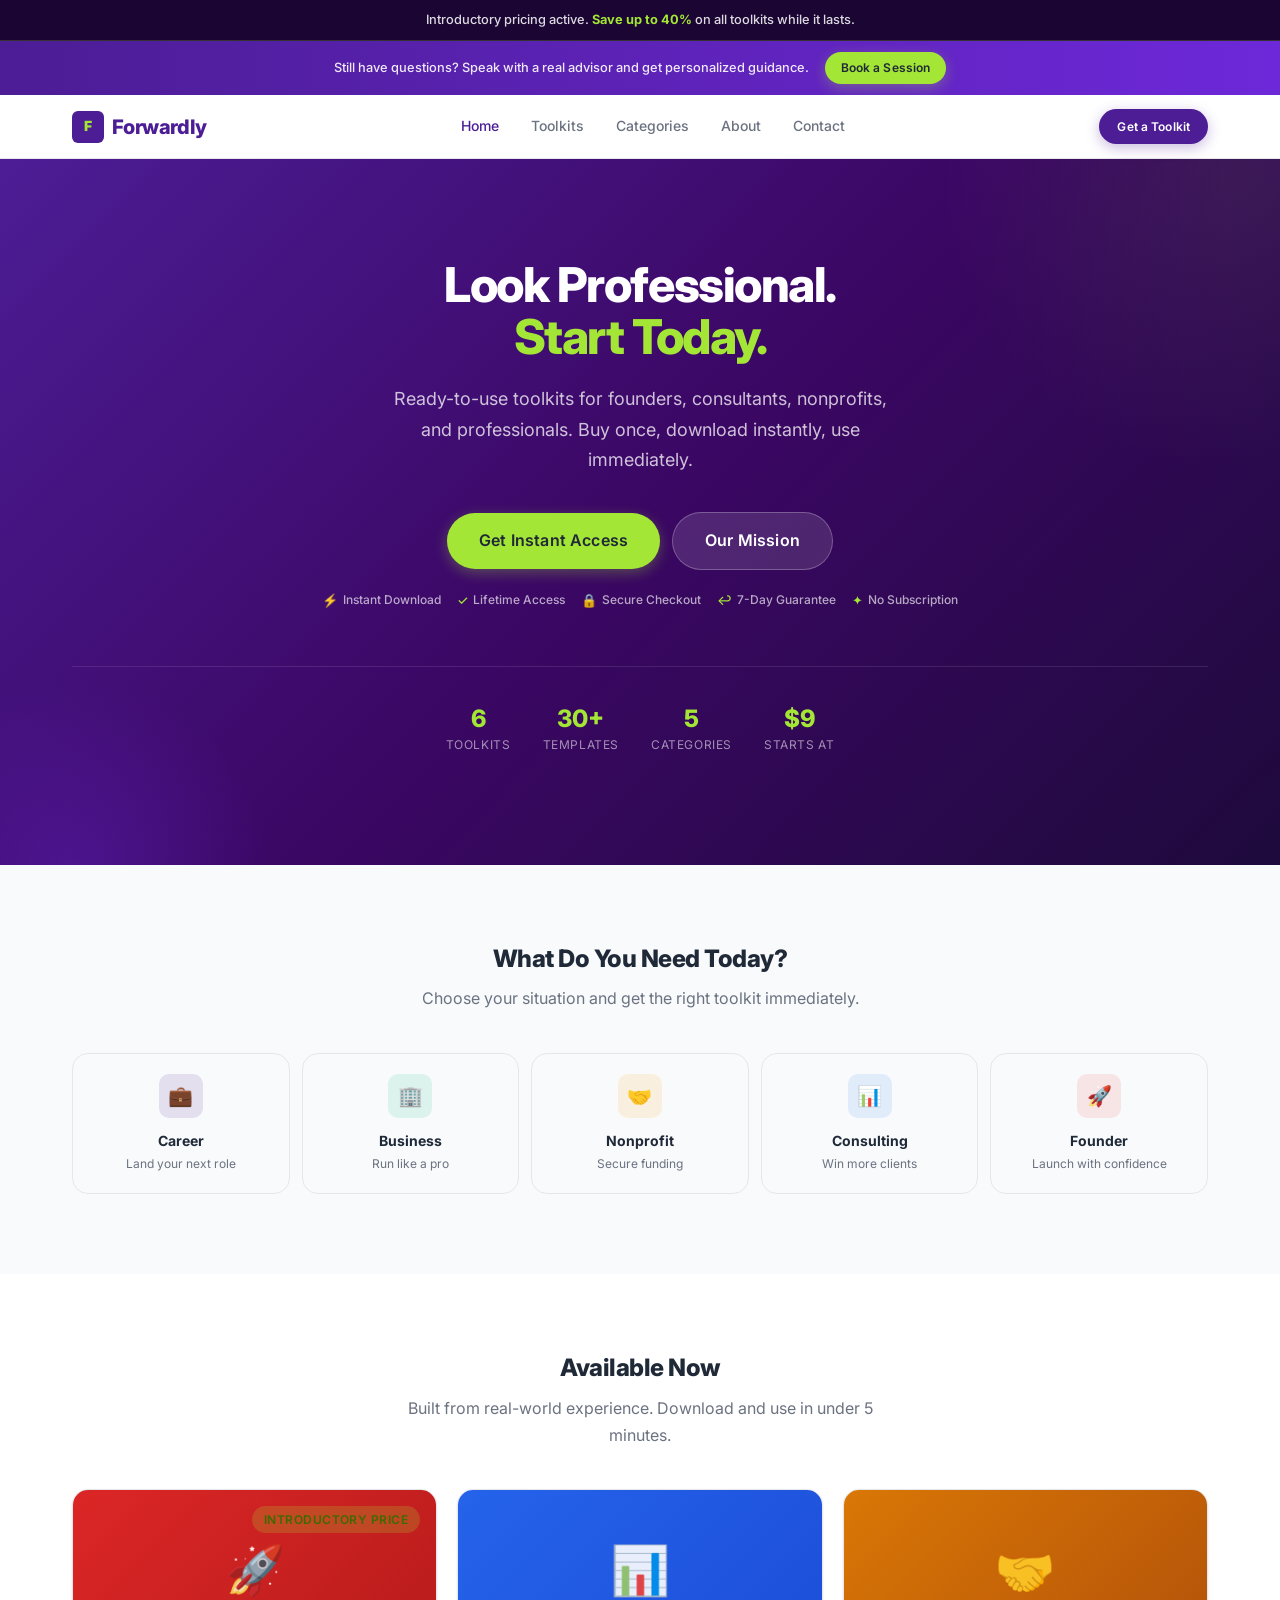
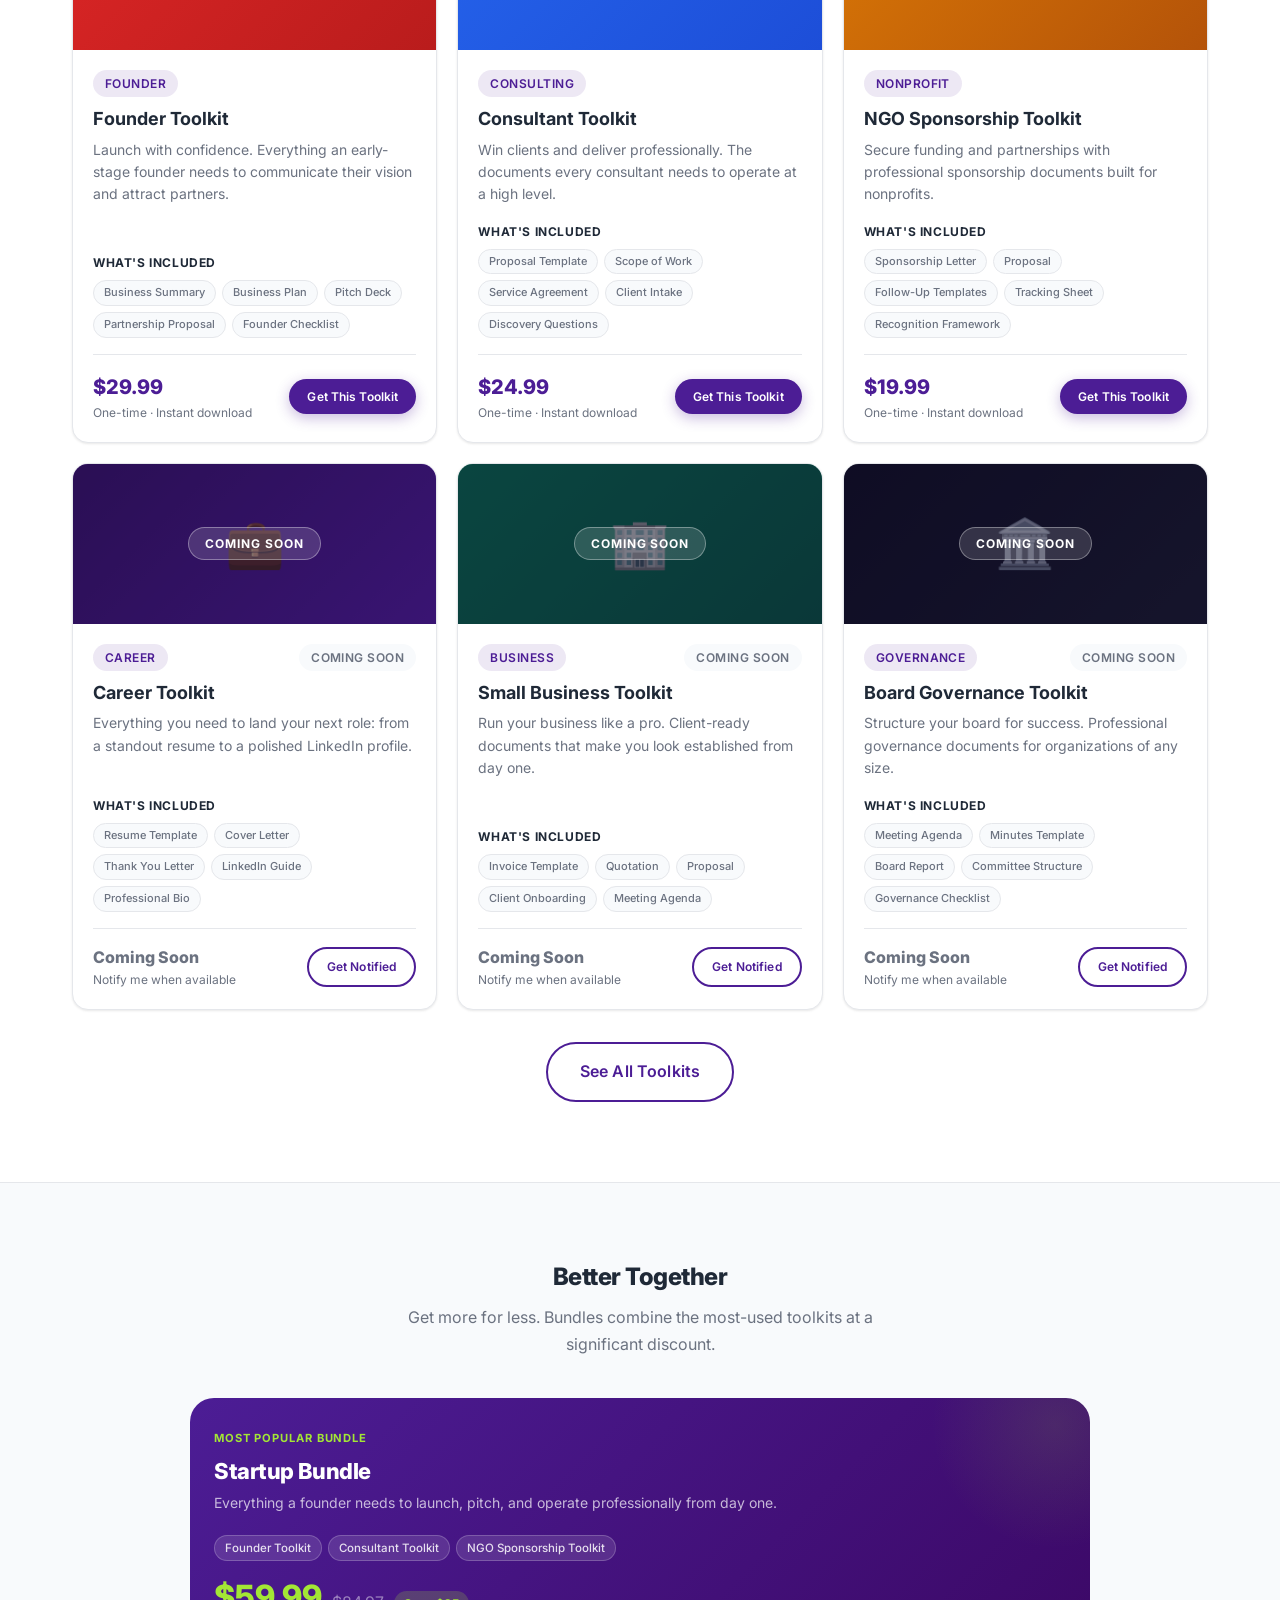
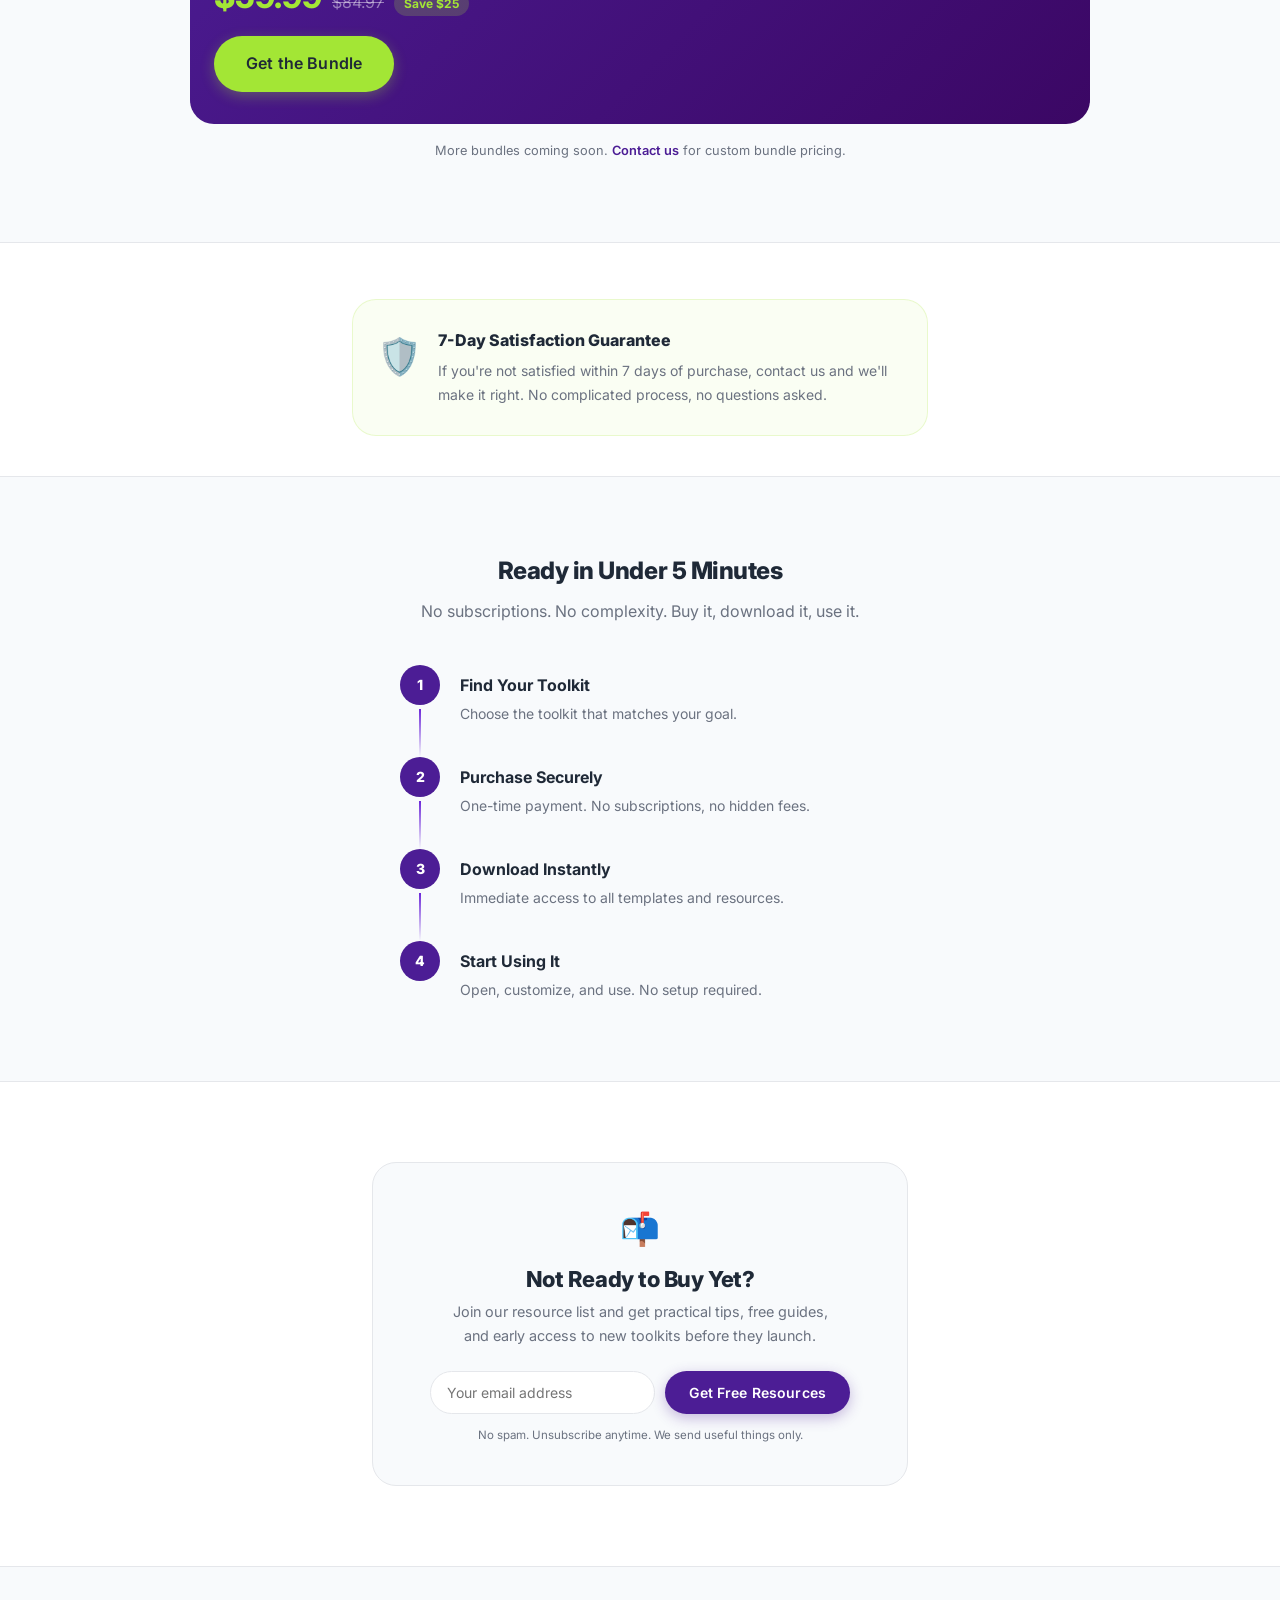
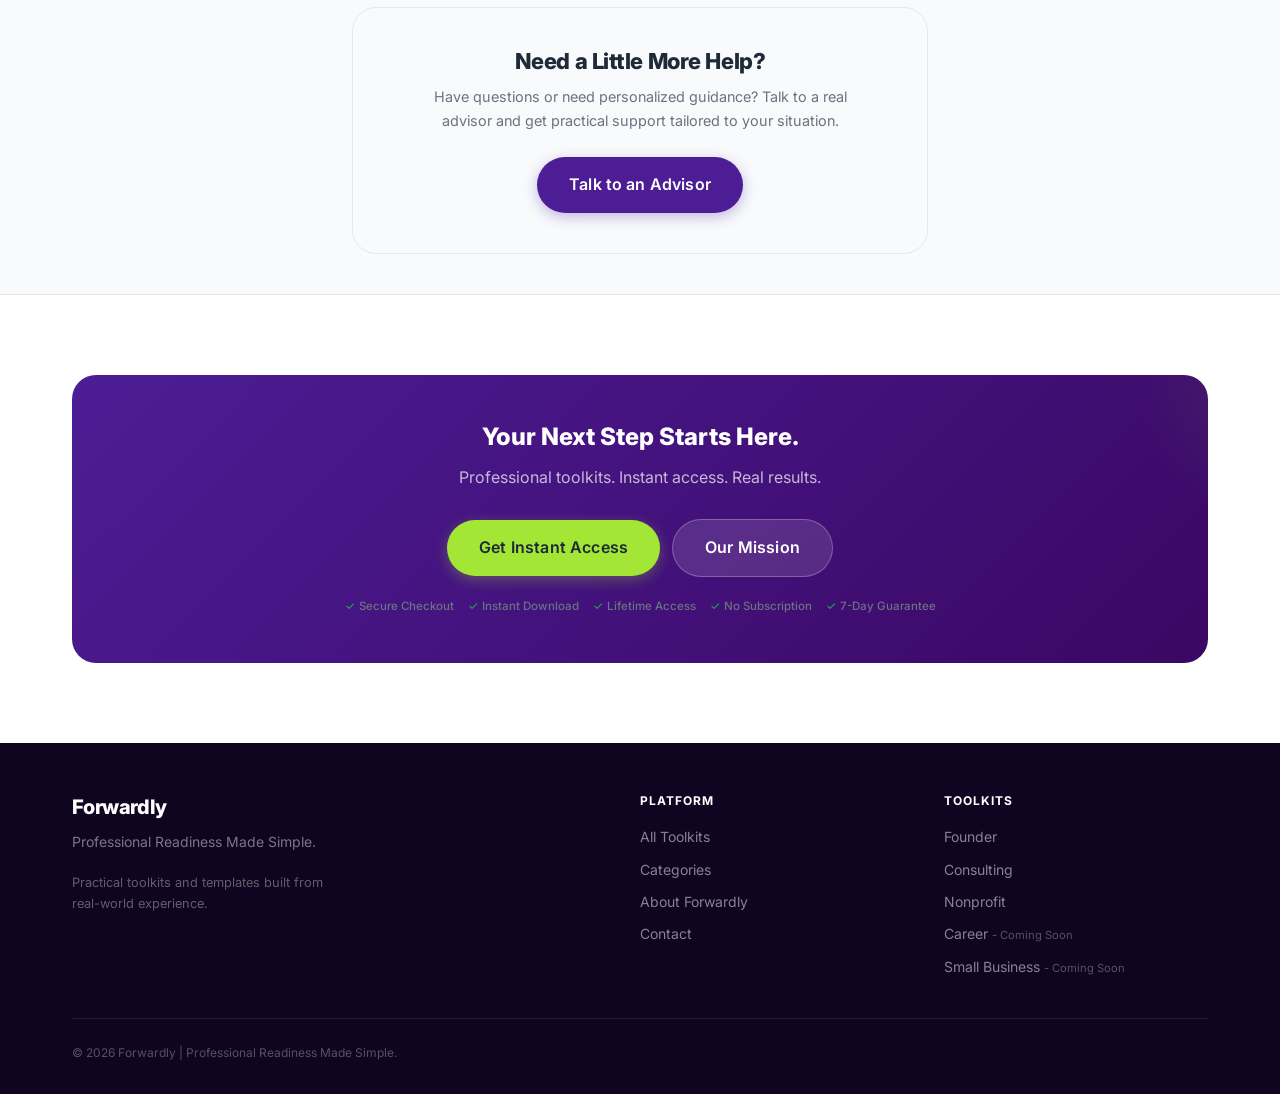
<file: index.html>
<!DOCTYPE html>

<html lang="en">
<head>
<meta charset="utf-8"/>
<meta content="width=device-width, initial-scale=1.0" name="viewport"/>
<title>Forwardly | Professional Readiness Made Simple</title>
<meta content="Practical toolkits, templates, frameworks, and guides for individuals, businesses, nonprofits, and founders. Professional Readiness Made Simple." name="description"/>
<link href="https://fonts.googleapis.com" rel="preconnect"/>
<link crossorigin="" href="https://fonts.gstatic.com" rel="preconnect"/>
<link href="https://fonts.googleapis.com/css2?family=Inter:wght@400;500;600;700;800;900&amp;display=swap" rel="stylesheet"/>
<link href="css/styles.css" rel="stylesheet"/>
<style>
  .featured-label { position: absolute; top: 16px; right: 16px; }
  .coming-soon-overlay { position: absolute; inset: 0; background: rgba(15,5,32,0.55); display: flex; align-items: center; justify-content: center; }
  .coming-soon-badge { background: rgba(255,255,255,0.15); border: 1.5px solid rgba(255,255,255,0.35); color: #fff; font-size: 0.75rem; font-weight: 700; letter-spacing: 0.08em; text-transform: uppercase; padding: 6px 16px; border-radius: 999px; }
  .toolkit-card.is-coming-soon { opacity: 0.82; }
  .toolkit-card.is-coming-soon .toolkit-card-cover { position: relative; }
  .cat-icon-career    { background: rgba(76,29,149,0.12); }
  .cat-icon-business  { background: rgba(16,185,129,0.12); }
  .cat-icon-nonprofit { background: rgba(245,158,11,0.12); }
  .cat-icon-consulting{ background: rgba(59,130,246,0.12); }
  .cat-icon-founder   { background: rgba(239,68,68,0.12); }
  .cover-career    { background: linear-gradient(135deg, #4C1D95, #6D28D9); }
  .cover-founder   { background: linear-gradient(135deg, #dc2626, #b91c1c); }
  .cover-ngo       { background: linear-gradient(135deg, #d97706, #b45309); }
  .cover-consultant{ background: linear-gradient(135deg, #2563eb, #1d4ed8); }
  .cover-business  { background: linear-gradient(135deg, #059669, #047857); }
  .cover-board     { background: linear-gradient(135deg, #0f172a, #1e293b); }

  /* Urgency banner */
  .urgency-banner {
    background: #1a0533;
    border-bottom: 1px solid rgba(163,230,53,0.2);
    padding: 10px 20px;
    text-align: center;
    display: flex;
    align-items: center;
    justify-content: center;
    gap: 12px;
    flex-wrap: wrap;
  }
  .urgency-banner-text { font-size: 0.8rem; color: rgba(255,255,255,0.85); font-weight: 500; }
  .urgency-banner-highlight { color: var(--color-accent); font-weight: 700; }

  /* Site banner */
  .site-banner { background: linear-gradient(90deg, var(--color-primary), var(--color-secondary)); padding: 11px 20px; text-align: center; display: flex; align-items: center; justify-content: center; gap: 16px; flex-wrap: wrap; }
  .site-banner-text { font-size: 0.8rem; color: rgba(255,255,255,0.9); font-weight: 500; }
  .site-banner .btn { padding: 6px 16px; font-size: 0.75rem; }

  /* Trust badges inline */
  .trust-badges {
    display: flex;
    flex-wrap: wrap;
    gap: 8px 16px;
    justify-content: center;
    margin-top: 20px;
  }
  .trust-badge {
    display: flex;
    align-items: center;
    gap: 5px;
    font-size: 0.75rem;
    color: rgba(255,255,255,0.65);
    font-weight: 500;
  }
  .trust-badge-icon { color: var(--color-accent); font-size: 13px; }

  /* Guarantee block */
  .guarantee-strip {
    background: rgba(163,230,53,0.08);
    border: 1px solid rgba(163,230,53,0.2);
    border-radius: var(--radius-lg);
    padding: 16px 20px;
    display: flex;
    align-items: center;
    gap: 14px;
    margin-top: 16px;
  }
  .guarantee-icon { font-size: 28px; flex-shrink: 0; }
  .guarantee-title { font-size: 0.875rem; font-weight: 700; color: var(--color-text); margin-bottom: 2px; }
  .guarantee-desc { font-size: 0.78rem; color: var(--color-text-muted); margin: 0; }

  /* Bundle card */
  .bundle-card {
    background: linear-gradient(135deg, var(--color-primary), #3b0764);
    border-radius: var(--radius-xl);
    padding: 32px 24px;
    position: relative;
    overflow: hidden;
    color: #fff;
  }
  .bundle-card::before {
    content: '';
    position: absolute;
    top: -30%; right: -10%;
    width: 250px; height: 250px;
    background: radial-gradient(circle, rgba(163,230,53,0.12) 0%, transparent 70%);
  }
  .bundle-card-label { font-size: 0.7rem; font-weight: 700; color: var(--color-accent); text-transform: uppercase; letter-spacing: 0.08em; margin-bottom: 10px; position: relative; }
  .bundle-card-title { font-size: 1.375rem; font-weight: 800; color: #fff; margin-bottom: 8px; position: relative; letter-spacing: -0.02em; }
  .bundle-card-desc { font-size: 0.875rem; color: rgba(255,255,255,0.7); margin-bottom: 20px; position: relative; line-height: 1.6; }
  .bundle-card-items { display: flex; flex-wrap: wrap; gap: 6px; margin-bottom: 20px; position: relative; }
  .bundle-item-tag { background: rgba(255,255,255,0.12); border: 1px solid rgba(255,255,255,0.2); color: rgba(255,255,255,0.85); font-size: 0.72rem; font-weight: 500; padding: 3px 10px; border-radius: 999px; }
  .bundle-pricing { display: flex; align-items: baseline; gap: 10px; margin-bottom: 20px; position: relative; }
  .bundle-price-new { font-size: 2rem; font-weight: 800; color: var(--color-accent); line-height: 1; }
  .bundle-price-old { font-size: 1rem; color: rgba(255,255,255,0.45); text-decoration: line-through; }
  .bundle-savings { font-size: 0.75rem; background: rgba(163,230,53,0.2); color: var(--color-accent); padding: 3px 10px; border-radius: 999px; font-weight: 700; }

  /* Email capture */
  .email-capture {
    background: var(--color-bg-light);
    border: 1px solid var(--color-border);
    border-radius: var(--radius-xl);
    padding: 40px 28px;
    text-align: center;
  }
  .email-capture-title { font-size: 1.375rem; font-weight: 800; color: var(--color-text); letter-spacing: -0.02em; margin-bottom: 8px; }
  .email-capture-desc { font-size: 0.9rem; color: var(--color-text-muted); margin-bottom: 24px; max-width: 400px; margin-left: auto; margin-right: auto; line-height: 1.6; }
  .email-form { display: flex; gap: 10px; max-width: 420px; margin: 0 auto 12px; flex-wrap: wrap; }
  .email-input { flex: 1; min-width: 200px; padding: 12px 16px; border: 1.5px solid var(--color-border); border-radius: var(--radius-full); font-size: 0.875rem; color: var(--color-text); background: var(--color-bg); outline: none; font-family: inherit; }
  .email-input:focus { border-color: var(--color-secondary); box-shadow: 0 0 0 3px rgba(109,40,217,0.1); }
  .email-note { font-size: 0.72rem; color: var(--color-text-muted); }

  /* Advisor block */
  .advisor-block { background: var(--color-bg-light); border: 1px solid var(--color-border); border-radius: var(--radius-xl); padding: 40px 28px; text-align: center; }
  .advisor-block-title { font-size: 1.375rem; font-weight: 800; color: var(--color-text); letter-spacing: -0.02em; margin-bottom: 10px; }
  .advisor-block-desc { font-size: 0.9rem; color: var(--color-text-muted); max-width: 440px; margin: 0 auto 24px; line-height: 1.7; }

  /* Purchase trust row */
  .purchase-trust-row {
    display: flex;
    flex-wrap: wrap;
    gap: 6px 14px;
    justify-content: center;
    margin-top: 10px;
  }
  .purchase-trust-item {
    display: flex;
    align-items: center;
    gap: 4px;
    font-size: 0.72rem;
    color: var(--color-text-muted);
    font-weight: 500;
  }
  .purchase-trust-item span { color: #16a34a; }

  @keyframes fadeIn { from { opacity: 0; transform: translateY(8px); } to { opacity: 1; transform: translateY(0); } }
</style>
</head>
<body>
<!-- URGENCY BANNER -->
<div class="urgency-banner">
<span class="urgency-banner-text">Introductory pricing active. <span class="urgency-banner-highlight">Save up to 40%</span> on all toolkits while it lasts.</span>
</div>
<!-- SITE BANNER -->
<div class="site-banner">
<span class="site-banner-text">Still have questions? Speak with a real advisor and get personalized guidance.</span>
<a class="btn btn-accent btn-sm" href="pages/contact.html">Book a Session</a>
</div>
<!-- NAVIGATION -->
<nav class="nav">
<div class="container">
<div class="nav-inner">
<a class="nav-logo" href="index.html">
<div class="nav-logo-mark">F</div>Forwardly
</a>
<div class="nav-links">
<a class="nav-link active" href="index.html">Home</a>
<a class="nav-link" href="pages/toolkits.html">Toolkits</a>
<a class="nav-link" href="pages/categories.html">Categories</a>
<a class="nav-link" href="pages/about.html">About</a>
<a class="nav-link" href="pages/contact.html">Contact</a>
</div>
<div class="nav-cta">
<a class="btn btn-primary btn-sm" href="pages/toolkits.html">Get a Toolkit</a>
</div>
<button aria-label="Toggle menu" class="nav-toggle" id="navToggle">
<span></span><span></span><span></span>
</button>
</div>
</div>
</nav>
<!-- Mobile Menu -->
<div class="nav-mobile" id="navMobile">
<a class="nav-mobile-link" href="index.html">Home</a>
<a class="nav-mobile-link" href="pages/toolkits.html">Toolkits</a>
<a class="nav-mobile-link" href="pages/categories.html">Categories</a>
<a class="nav-mobile-link" href="pages/about.html">About</a>
<a class="nav-mobile-link" href="pages/contact.html">Contact</a>
<div class="nav-mobile-cta">
<a class="btn btn-primary btn-full btn-lg" href="pages/toolkits.html">Get Instant Access</a>
</div>
</div>
<!-- HERO -->
<section class="hero">
<div class="container">
<div class="hero-content">
<h1 class="hero-title">
    Look Professional.<br/><span>Start Today.</span>
</h1>
<p class="hero-subtitle">
    Ready-to-use toolkits for founders, consultants, nonprofits, and professionals. Buy once, download instantly, use immediately.
  </p>
<div class="hero-actions">
<a class="btn btn-accent btn-lg" href="pages/toolkits.html">Get Instant Access</a>
<a class="btn btn-ghost btn-lg" href="pages/about.html">Our Mission</a>
</div>
<div class="trust-badges">
<div class="trust-badge"><span class="trust-badge-icon">⚡</span> Instant Download</div>
<div class="trust-badge"><span class="trust-badge-icon">✓</span> Lifetime Access</div>
<div class="trust-badge"><span class="trust-badge-icon">🔒</span> Secure Checkout</div>
<div class="trust-badge"><span class="trust-badge-icon">↩</span> 7-Day Guarantee</div>
<div class="trust-badge"><span class="trust-badge-icon">✦</span> No Subscription</div>
</div>
<div class="hero-stats">
<div class="hero-stat"><div class="hero-stat-number">6</div><div class="hero-stat-label">Toolkits</div></div>
<div class="hero-stat"><div class="hero-stat-number">30+</div><div class="hero-stat-label">Templates</div></div>
<div class="hero-stat"><div class="hero-stat-number">5</div><div class="hero-stat-label">Categories</div></div>
<div class="hero-stat"><div class="hero-stat-number">$9</div><div class="hero-stat-label">Starts At</div></div>
</div>
</div>
</div>
</section>
<!-- CATEGORIES -->
<section class="section" style="background: var(--color-bg-light);">
<div class="container">
<div class="section-header">
<h2 class="section-title">What Do You Need Today?</h2>
<p class="section-subtitle">Choose your situation and get the right toolkit immediately.</p>
</div>
<div class="categories-grid">
<a class="category-card" href="pages/toolkit-detail.html?id=career">
<div class="category-icon cat-icon-career">💼</div>
<div class="category-name">Career</div>
<div class="category-desc">Land your next role</div>
</a>
<a class="category-card" href="pages/toolkit-detail.html?id=business">
<div class="category-icon cat-icon-business">🏢</div>
<div class="category-name">Business</div>
<div class="category-desc">Run like a pro</div>
</a>
<a class="category-card" href="pages/toolkit-detail.html?id=ngo">
<div class="category-icon cat-icon-nonprofit">🤝</div>
<div class="category-name">Nonprofit</div>
<div class="category-desc">Secure funding</div>
</a>
<a class="category-card" href="pages/toolkit-detail.html?id=consultant">
<div class="category-icon cat-icon-consulting">📊</div>
<div class="category-name">Consulting</div>
<div class="category-desc">Win more clients</div>
</a>
<a class="category-card" href="pages/toolkit-detail.html?id=founder">
<div class="category-icon cat-icon-founder">🚀</div>
<div class="category-name">Founder</div>
<div class="category-desc">Launch with confidence</div>
</a>
</div>
</div>
</section>
<!-- FEATURED TOOLKITS -->
<section class="section">
<div class="container">
<div class="section-header">
<h2 class="section-title">Available Now</h2>
<p class="section-subtitle">Built from real-world experience. Download and use in under 5 minutes.</p>
</div>
<div class="toolkits-grid">
<!-- Founder Toolkit: LIVE -->
<div class="toolkit-card" data-category="founder">
<div class="toolkit-card-cover cover-founder">
<span class="toolkit-card-cover-icon">🚀</span>
<span class="badge badge-accent featured-label">Introductory Price</span>
</div>
<div class="toolkit-card-body">
<div class="toolkit-card-meta"><span class="badge badge-primary">Founder</span></div>
<h3 class="toolkit-card-title">Founder Toolkit</h3>
<p class="toolkit-card-desc">Launch with confidence. Everything an early-stage founder needs to communicate their vision and attract partners.</p>
<div class="toolkit-card-includes">
<div class="toolkit-card-includes-title">What's Included</div>
<div class="toolkit-card-includes-list">
<span class="toolkit-include-tag">Business Summary</span>
<span class="toolkit-include-tag">Business Plan</span>
<span class="toolkit-include-tag">Pitch Deck</span>
<span class="toolkit-include-tag">Partnership Proposal</span>
<span class="toolkit-include-tag">Founder Checklist</span>
</div>
</div>
<div class="toolkit-card-footer">
<div>
<div class="toolkit-price">$29.99</div>
<div class="toolkit-price-sub">One-time · Instant download</div>
</div>
<a class="btn btn-primary btn-sm" href="pages/toolkit-detail.html?id=founder">Get This Toolkit</a>
</div>
</div>
</div>
<!-- Consultant Toolkit: LIVE -->
<div class="toolkit-card" data-category="consulting">
<div class="toolkit-card-cover cover-consultant">
<span class="toolkit-card-cover-icon">📊</span>
</div>
<div class="toolkit-card-body">
<div class="toolkit-card-meta"><span class="badge badge-primary">Consulting</span></div>
<h3 class="toolkit-card-title">Consultant Toolkit</h3>
<p class="toolkit-card-desc">Win clients and deliver professionally. The documents every consultant needs to operate at a high level.</p>
<div class="toolkit-card-includes">
<div class="toolkit-card-includes-title">What's Included</div>
<div class="toolkit-card-includes-list">
<span class="toolkit-include-tag">Proposal Template</span>
<span class="toolkit-include-tag">Scope of Work</span>
<span class="toolkit-include-tag">Service Agreement</span>
<span class="toolkit-include-tag">Client Intake</span>
<span class="toolkit-include-tag">Discovery Questions</span>
</div>
</div>
<div class="toolkit-card-footer">
<div>
<div class="toolkit-price">$24.99</div>
<div class="toolkit-price-sub">One-time · Instant download</div>
</div>
<a class="btn btn-primary btn-sm" href="pages/toolkit-detail.html?id=consultant">Get This Toolkit</a>
</div>
</div>
</div>
<!-- NGO Sponsorship Toolkit: LIVE -->
<div class="toolkit-card" data-category="nonprofit">
<div class="toolkit-card-cover cover-ngo">
<span class="toolkit-card-cover-icon">🤝</span>
</div>
<div class="toolkit-card-body">
<div class="toolkit-card-meta"><span class="badge badge-primary">Nonprofit</span></div>
<h3 class="toolkit-card-title">NGO Sponsorship Toolkit</h3>
<p class="toolkit-card-desc">Secure funding and partnerships with professional sponsorship documents built for nonprofits.</p>
<div class="toolkit-card-includes">
<div class="toolkit-card-includes-title">What's Included</div>
<div class="toolkit-card-includes-list">
<span class="toolkit-include-tag">Sponsorship Letter</span>
<span class="toolkit-include-tag">Proposal</span>
<span class="toolkit-include-tag">Follow-Up Templates</span>
<span class="toolkit-include-tag">Tracking Sheet</span>
<span class="toolkit-include-tag">Recognition Framework</span>
</div>
</div>
<div class="toolkit-card-footer">
<div>
<div class="toolkit-price">$19.99</div>
<div class="toolkit-price-sub">One-time · Instant download</div>
</div>
<a class="btn btn-primary btn-sm" href="pages/toolkit-detail.html?id=ngo">Get This Toolkit</a>
</div>
</div>
</div>
<!-- Career Toolkit: COMING SOON -->
<div class="toolkit-card is-coming-soon" data-category="career">
<div class="toolkit-card-cover cover-career">
<span class="toolkit-card-cover-icon">💼</span>
<div class="coming-soon-overlay"><span class="coming-soon-badge">Coming Soon</span></div>
</div>
<div class="toolkit-card-body">
<div class="toolkit-card-meta"><span class="badge badge-primary">Career</span><span class="badge badge-muted">Coming Soon</span></div>
<h3 class="toolkit-card-title">Career Toolkit</h3>
<p class="toolkit-card-desc">Everything you need to land your next role: from a standout resume to a polished LinkedIn profile.</p>
<div class="toolkit-card-includes">
<div class="toolkit-card-includes-title">What's Included</div>
<div class="toolkit-card-includes-list">
<span class="toolkit-include-tag">Resume Template</span>
<span class="toolkit-include-tag">Cover Letter</span>
<span class="toolkit-include-tag">Thank You Letter</span>
<span class="toolkit-include-tag">LinkedIn Guide</span>
<span class="toolkit-include-tag">Professional Bio</span>
</div>
</div>
<div class="toolkit-card-footer">
<div><div class="toolkit-price" style="color:var(--color-text-muted); font-size:1rem;">Coming Soon</div><div class="toolkit-price-sub">Notify me when available</div></div>
<a class="btn btn-outline btn-sm" href="pages/contact.html">Get Notified</a>
</div>
</div>
</div>
<!-- Small Business Toolkit: COMING SOON -->
<div class="toolkit-card is-coming-soon" data-category="business">
<div class="toolkit-card-cover cover-business">
<span class="toolkit-card-cover-icon">🏢</span>
<div class="coming-soon-overlay"><span class="coming-soon-badge">Coming Soon</span></div>
</div>
<div class="toolkit-card-body">
<div class="toolkit-card-meta"><span class="badge badge-primary">Business</span><span class="badge badge-muted">Coming Soon</span></div>
<h3 class="toolkit-card-title">Small Business Toolkit</h3>
<p class="toolkit-card-desc">Run your business like a pro. Client-ready documents that make you look established from day one.</p>
<div class="toolkit-card-includes">
<div class="toolkit-card-includes-title">What's Included</div>
<div class="toolkit-card-includes-list">
<span class="toolkit-include-tag">Invoice Template</span>
<span class="toolkit-include-tag">Quotation</span>
<span class="toolkit-include-tag">Proposal</span>
<span class="toolkit-include-tag">Client Onboarding</span>
<span class="toolkit-include-tag">Meeting Agenda</span>
</div>
</div>
<div class="toolkit-card-footer">
<div><div class="toolkit-price" style="color:var(--color-text-muted); font-size:1rem;">Coming Soon</div><div class="toolkit-price-sub">Notify me when available</div></div>
<a class="btn btn-outline btn-sm" href="pages/contact.html">Get Notified</a>
</div>
</div>
</div>
<!-- Board Governance Toolkit: COMING SOON -->
<div class="toolkit-card is-coming-soon" data-category="nonprofit">
<div class="toolkit-card-cover cover-board">
<span class="toolkit-card-cover-icon">🏛️</span>
<div class="coming-soon-overlay"><span class="coming-soon-badge">Coming Soon</span></div>
</div>
<div class="toolkit-card-body">
<div class="toolkit-card-meta"><span class="badge badge-primary">Governance</span><span class="badge badge-muted">Coming Soon</span></div>
<h3 class="toolkit-card-title">Board Governance Toolkit</h3>
<p class="toolkit-card-desc">Structure your board for success. Professional governance documents for organizations of any size.</p>
<div class="toolkit-card-includes">
<div class="toolkit-card-includes-title">What's Included</div>
<div class="toolkit-card-includes-list">
<span class="toolkit-include-tag">Meeting Agenda</span>
<span class="toolkit-include-tag">Minutes Template</span>
<span class="toolkit-include-tag">Board Report</span>
<span class="toolkit-include-tag">Committee Structure</span>
<span class="toolkit-include-tag">Governance Checklist</span>
</div>
</div>
<div class="toolkit-card-footer">
<div><div class="toolkit-price" style="color:var(--color-text-muted); font-size:1rem;">Coming Soon</div><div class="toolkit-price-sub">Notify me when available</div></div>
<a class="btn btn-outline btn-sm" href="pages/contact.html">Get Notified</a>
</div>
</div>
</div>
</div>
<div class="text-center mt-8">
<a class="btn btn-outline btn-lg" href="pages/toolkits.html">See All Toolkits</a>
</div>
</div>
</section>
<!-- BUNDLE SECTION -->
<section class="section" style="background: var(--color-bg-light); border-top: 1px solid var(--color-border);">
<div class="container">
<div class="section-header">
<h2 class="section-title">Better Together</h2>
<p class="section-subtitle">Get more for less. Bundles combine the most-used toolkits at a significant discount.</p>
</div>
<div style="display: grid; grid-template-columns: 1fr; gap: 20px; max-width: 900px; margin: 0 auto;">
<!-- Startup Bundle -->
<div class="bundle-card">
<div class="bundle-card-label">Most Popular Bundle</div>
<h3 class="bundle-card-title">Startup Bundle</h3>
<p class="bundle-card-desc">Everything a founder needs to launch, pitch, and operate professionally from day one.</p>
<div class="bundle-card-items">
<span class="bundle-item-tag">Founder Toolkit</span>
<span class="bundle-item-tag">Consultant Toolkit</span>
<span class="bundle-item-tag">NGO Sponsorship Toolkit</span>
</div>
<div class="bundle-pricing">
<div class="bundle-price-new">$59.99</div>
<div class="bundle-price-old">$84.97</div>
<div class="bundle-savings">Save $25</div>
</div>
<a class="btn btn-accent btn-lg" href="pages/contact.html" style="position:relative;">Get the Bundle</a>
</div>
</div>
<p style="text-align:center; font-size:0.8rem; color:var(--color-text-muted); margin-top:16px;">More bundles coming soon. <a href="pages/contact.html" style="color:var(--color-primary); font-weight:600;">Contact us</a> for custom bundle pricing.</p>
</div>
</section>
<!-- GUARANTEE -->
<section class="section-sm" style="border-top: 1px solid var(--color-border);">
<div class="container" style="max-width: 640px;">
<div class="guarantee-strip" style="background: rgba(163,230,53,0.06); border: 1px solid rgba(163,230,53,0.2); border-radius: var(--radius-xl); padding: 28px 24px; display:flex; align-items:flex-start; gap:16px;">
<div style="font-size:36px; flex-shrink:0;">🛡️</div>
<div>
<div style="font-size:1rem; font-weight:800; color:var(--color-text); margin-bottom:6px;">7-Day Satisfaction Guarantee</div>
<p style="font-size:0.875rem; color:var(--color-text-muted); margin:0; line-height:1.7;">If you're not satisfied within 7 days of purchase, contact us and we'll make it right. No complicated process, no questions asked.</p>
</div>
</div>
</div>
</section>
<!-- HOW IT WORKS -->
<section class="section" style="background: var(--color-bg-light); border-top: 1px solid var(--color-border);">
<div class="container">
<div class="section-header">
<h2 class="section-title">Ready in Under 5 Minutes</h2>
<p class="section-subtitle">No subscriptions. No complexity. Buy it, download it, use it.</p>
</div>
<div style="max-width: 480px; margin: 0 auto;">
<div class="steps-list">
<div class="step-item">
<div class="step-number">1</div>
<div class="step-content">
<div class="step-title">Find Your Toolkit</div>
<div class="step-desc">Choose the toolkit that matches your goal.</div>
</div>
</div>
<div class="step-item">
<div class="step-number">2</div>
<div class="step-content">
<div class="step-title">Purchase Securely</div>
<div class="step-desc">One-time payment. No subscriptions, no hidden fees.</div>
</div>
</div>
<div class="step-item">
<div class="step-number">3</div>
<div class="step-content">
<div class="step-title">Download Instantly</div>
<div class="step-desc">Immediate access to all templates and resources.</div>
</div>
</div>
<div class="step-item">
<div class="step-number">4</div>
<div class="step-content">
<div class="step-title">Start Using It</div>
<div class="step-desc">Open, customize, and use. No setup required.</div>
</div>
</div>
</div>
</div>
</div>
</section>
<!-- EMAIL CAPTURE -->
<section class="section" style="border-top: 1px solid var(--color-border);">
<div class="container" style="max-width: 600px;">
<div class="email-capture">
<div style="font-size:32px; margin-bottom:12px;">📬</div>
<h2 class="email-capture-title">Not Ready to Buy Yet?</h2>
<p class="email-capture-desc">Join our resource list and get practical tips, free guides, and early access to new toolkits before they launch.</p>
<form class="email-form" id="emailCaptureForm" onsubmit="handleEmailCapture(event)">
<input class="email-input" placeholder="Your email address" required="" type="email"/>
<button class="btn btn-primary" type="submit">Get Free Resources</button>
</form>
<p class="email-note">No spam. Unsubscribe anytime. We send useful things only.</p>
</div>
</div>
</section>
<!-- ADVISOR CTA -->
<section class="section-sm" style="background: var(--color-bg-light); border-top: 1px solid var(--color-border); border-bottom: 1px solid var(--color-border);">
<div class="container" style="max-width: 640px;">
<div class="advisor-block">
<h2 class="advisor-block-title">Need a Little More Help?</h2>
<p class="advisor-block-desc">Have questions or need personalized guidance? Talk to a real advisor and get practical support tailored to your situation.</p>
<a class="btn btn-primary btn-lg" href="pages/contact.html">Talk to an Advisor</a>
</div>
</div>
</section>
<!-- FINAL CTA BANNER -->
<section class="section">
<div class="container">
<div class="cta-banner">
<h2 class="cta-banner-title">Your Next Step Starts Here.</h2>
<p class="cta-banner-subtitle">Professional toolkits. Instant access. Real results.</p>
<div class="cta-banner-actions">
<a class="btn btn-accent btn-lg" href="pages/toolkits.html">Get Instant Access</a>
<a class="btn btn-ghost btn-lg" href="pages/about.html">Our Mission</a>
</div>
<div class="purchase-trust-row" style="margin-top:20px;">
<div class="purchase-trust-item"><span>✓</span> Secure Checkout</div>
<div class="purchase-trust-item"><span>✓</span> Instant Download</div>
<div class="purchase-trust-item"><span>✓</span> Lifetime Access</div>
<div class="purchase-trust-item"><span>✓</span> No Subscription</div>
<div class="purchase-trust-item"><span>✓</span> 7-Day Guarantee</div>
</div>
</div>
</div>
</section>
<!-- FOOTER -->
<footer class="footer">
<div class="container">
<div class="footer-top">
<div>
<div class="footer-brand-name">Forwardly</div>
<div class="footer-brand-tagline">Professional Readiness Made Simple.</div>
<p style="font-size: 0.8rem; color: rgba(255,255,255,0.35); max-width: 260px; line-height: 1.6; margin-top:8px;">Practical toolkits and templates built from real-world experience.</p>
</div>
<div>
<div class="footer-col-title">Platform</div>
<div class="footer-links">
<a class="footer-link" href="pages/toolkits.html">All Toolkits</a>
<a class="footer-link" href="pages/categories.html">Categories</a>
<a class="footer-link" href="pages/about.html">About Forwardly</a>
<a class="footer-link" href="pages/contact.html">Contact</a>
</div>
</div>
<div>
<div class="footer-col-title">Toolkits</div>
<div class="footer-links">
<a class="footer-link" href="pages/toolkit-detail.html?id=founder">Founder</a>
<a class="footer-link" href="pages/toolkit-detail.html?id=consultant">Consulting</a>
<a class="footer-link" href="pages/toolkit-detail.html?id=ngo">Nonprofit</a>
<a class="footer-link" href="pages/contact.html">Career <span style="font-size:0.7rem; opacity:0.6;">- Coming Soon</span></a>
<a class="footer-link" href="pages/contact.html">Small Business <span style="font-size:0.7rem; opacity:0.6;">- Coming Soon</span></a>
</div>
</div>
</div>
<div class="footer-bottom">
<div class="footer-copy">© 2026 Forwardly | Professional Readiness Made Simple.</div>
</div>
</div>
</footer>
<script src="js/main.js"></script>
<script>
function handleEmailCapture(e) {
  e.preventDefault();
  const btn = e.target.querySelector('button');
  const input = e.target.querySelector('input');
  btn.textContent = 'You\'re in!';
  btn.style.background = '#16a34a';
  btn.disabled = true;
  input.disabled = true;
  setTimeout(() => {
    btn.textContent = 'Get Free Resources';
    btn.style.background = '';
    btn.disabled = false;
    input.disabled = false;
    input.value = '';
  }, 4000);
}
</script>
</body>
</html>
</file>
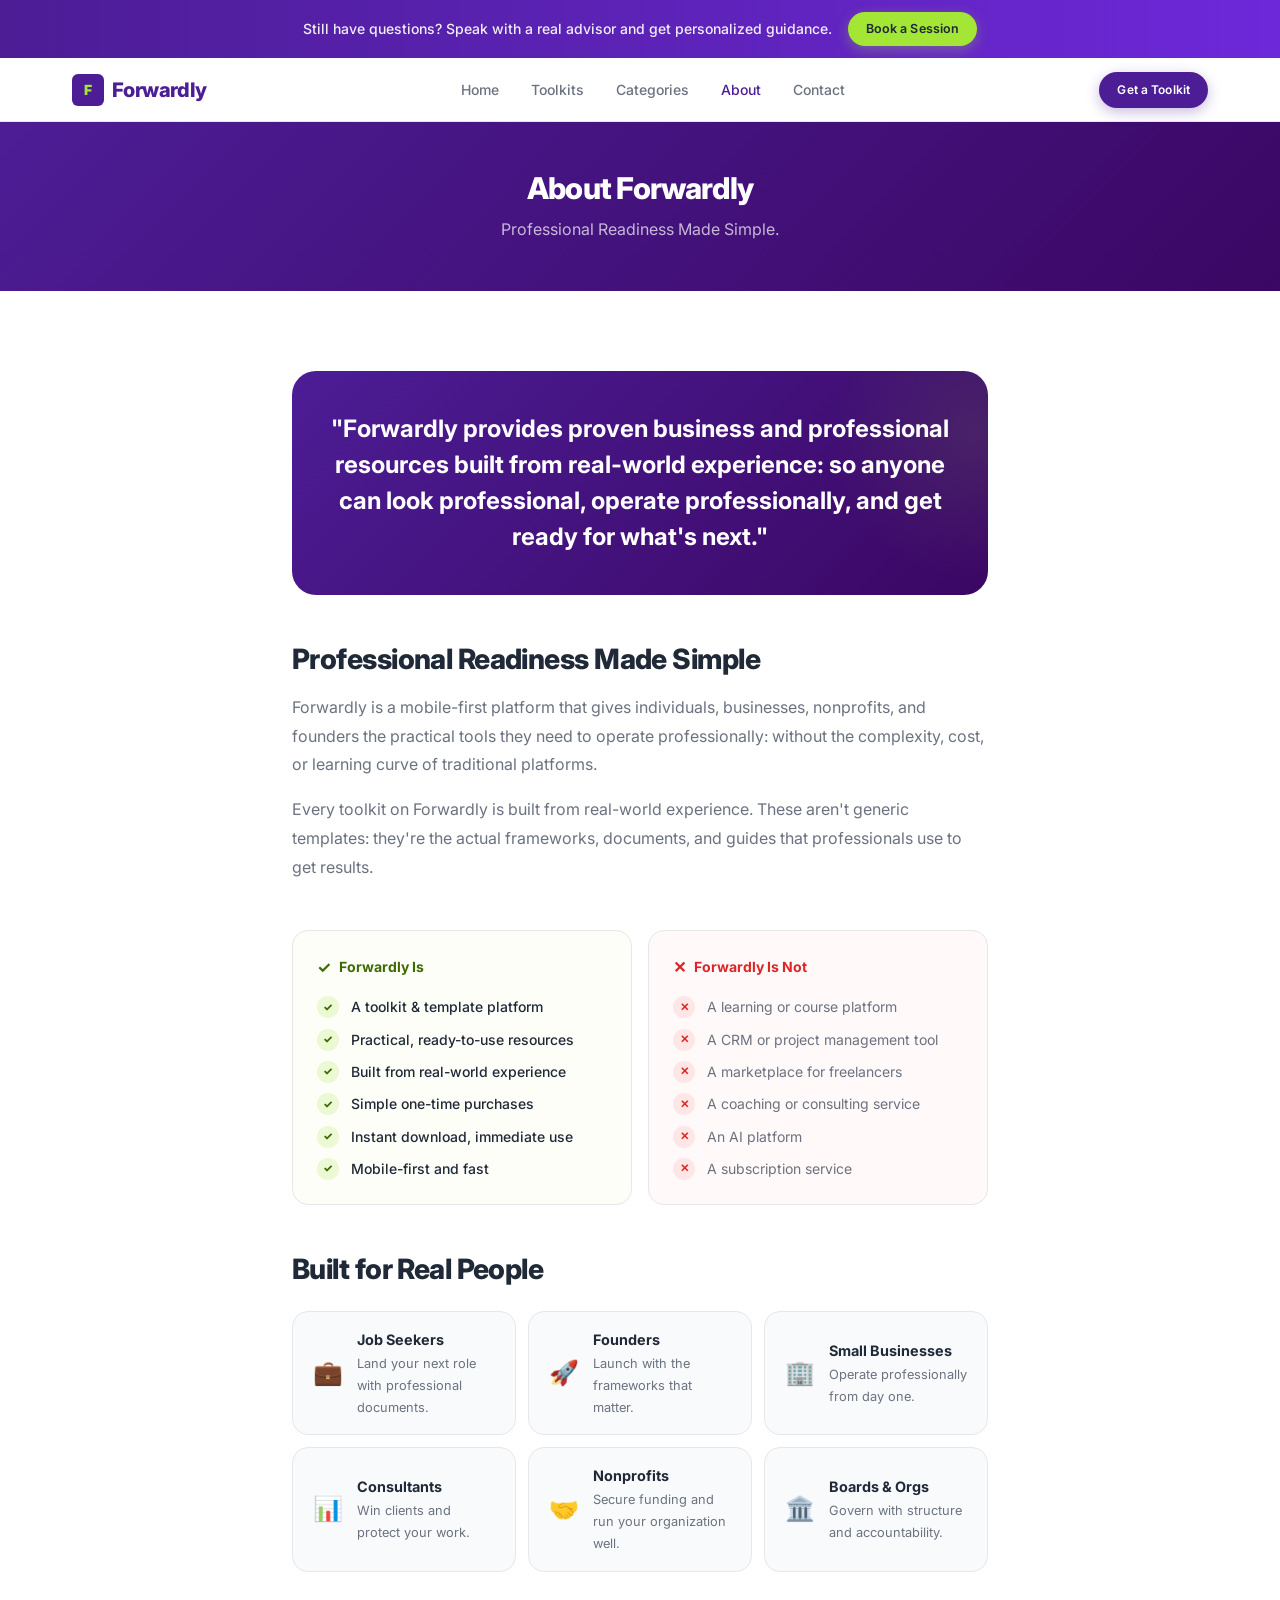
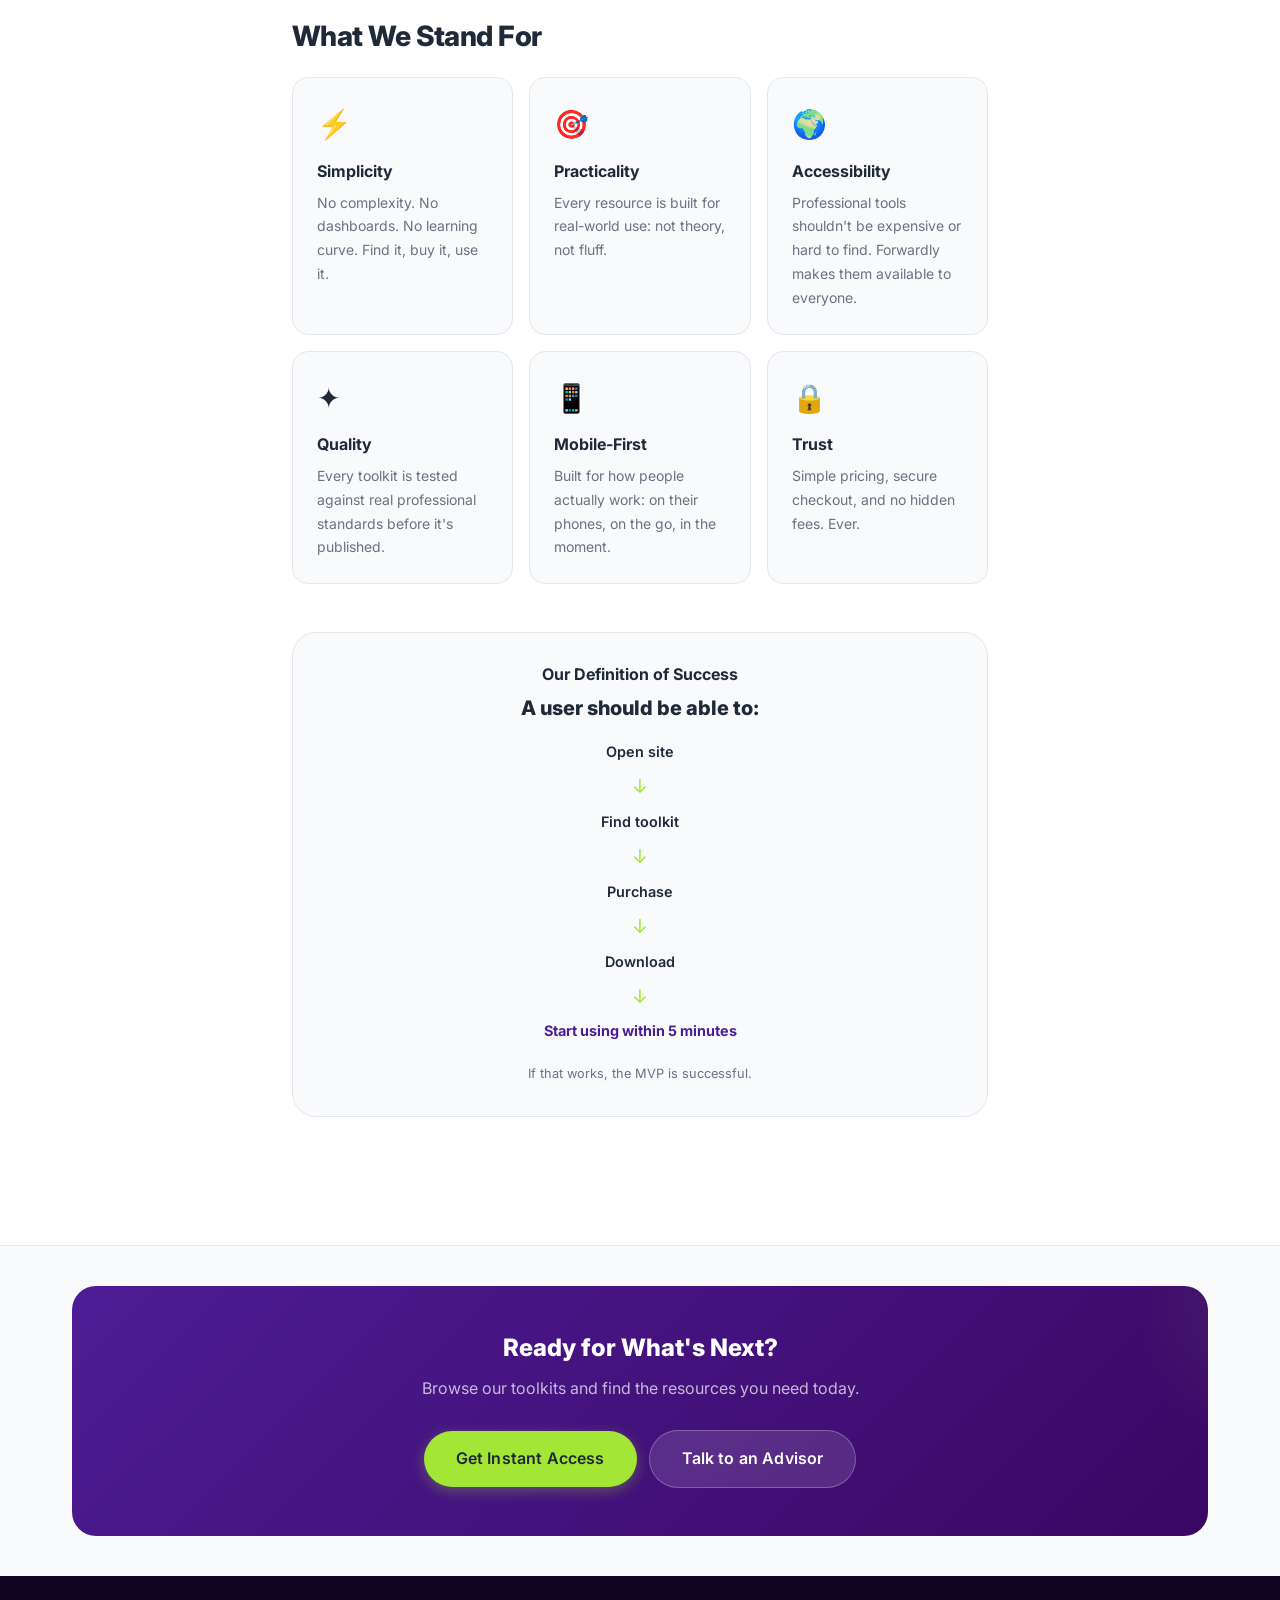
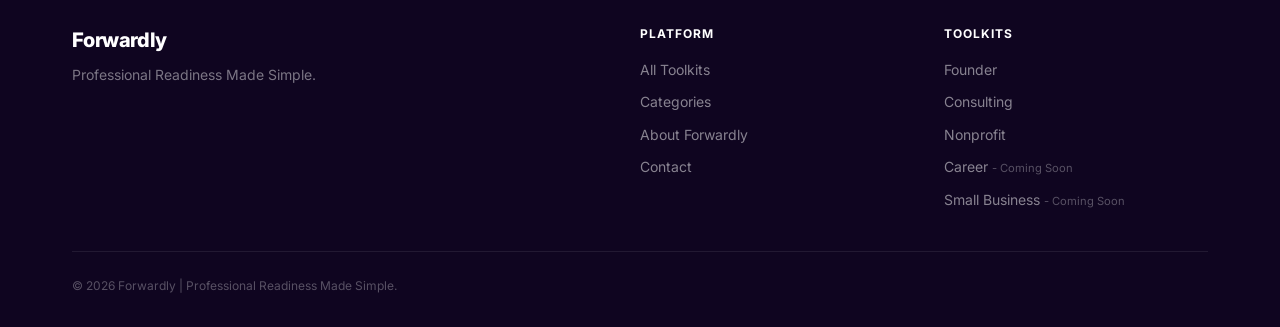
<file: pages/about.html>
<!DOCTYPE html>

<html lang="en">
<head>
<meta charset="utf-8"/>
<meta content="width=device-width, initial-scale=1.0" name="viewport"/>
<title>About | Forwardly</title>
<meta content="Forwardly provides proven business and professional resources built from real-world experience. Professional Readiness Made Simple." name="description"/>
<link href="https://fonts.googleapis.com" rel="preconnect"/>
<link crossorigin="" href="https://fonts.gstatic.com" rel="preconnect"/>
<link href="https://fonts.googleapis.com/css2?family=Inter:wght@400;500;600;700;800;900&amp;display=swap" rel="stylesheet"/>
<link href="../css/styles.css" rel="stylesheet"/>
<style>
    .mission-block {
      background: linear-gradient(135deg, var(--color-primary), #3b0764);
      border-radius: var(--radius-xl);
      padding: 40px 28px;
      text-align: center;
      margin-bottom: 48px;
      position: relative;
      overflow: hidden;
    }
    .mission-block::before {
      content: '';
      position: absolute;
      top: -40%; right: -20%;
      width: 300px; height: 300px;
      background: radial-gradient(circle, rgba(163,230,53,0.1) 0%, transparent 70%);
    }
    .mission-block-label {
      font-size: 0.75rem; font-weight: 700; color: var(--color-accent);
      text-transform: uppercase; letter-spacing: 0.08em; margin-bottom: 16px; position: relative;
    }
    .mission-block-text {
      font-size: 1.25rem; font-weight: 700; color: #fff;
      line-height: 1.5; position: relative; margin: 0;
    }
    .who-grid { display: grid; grid-template-columns: 1fr; gap: 12px; margin-bottom: 48px; }
    .who-item { display: flex; align-items: center; gap: 14px; background: var(--color-bg-light); border: 1px solid var(--color-border); border-radius: var(--radius-lg); padding: 16px 20px; }
    .who-item-icon { font-size: 24px; flex-shrink: 0; }
    .who-item-name { font-size: 0.9rem; font-weight: 700; color: var(--color-text); margin-bottom: 2px; }
    .who-item-desc { font-size: 0.8rem; color: var(--color-text-muted); margin: 0; }
    .not-list { display: flex; flex-direction: column; gap: 10px; }
    .not-item { display: flex; align-items: center; gap: 12px; font-size: 0.875rem; color: var(--color-text-muted); }
    .not-icon { width: 22px; height: 22px; background: rgba(239,68,68,0.1); color: #dc2626; border-radius: 50%; display: flex; align-items: center; justify-content: center; font-size: 11px; font-weight: 800; flex-shrink: 0; }
    .is-list { display: flex; flex-direction: column; gap: 10px; }
    .is-item { display: flex; align-items: center; gap: 12px; font-size: 0.875rem; color: var(--color-text); font-weight: 500; }
    .is-icon { width: 22px; height: 22px; background: rgba(163,230,53,0.18); color: #3d6b00; border-radius: 50%; display: flex; align-items: center; justify-content: center; font-size: 11px; font-weight: 800; flex-shrink: 0; }
    .compare-grid { display: grid; grid-template-columns: 1fr; gap: 16px; margin-bottom: 48px; }
    .compare-card { border-radius: var(--radius-lg); padding: 24px; border: 1px solid var(--color-border); }
    .compare-card-title { font-size: 0.875rem; font-weight: 700; margin-bottom: 16px; display: flex; align-items: center; gap: 8px; }

    .site-banner { background: linear-gradient(90deg, var(--color-primary), var(--color-secondary)); padding: 12px 20px; text-align: center; display: flex; align-items: center; justify-content: center; gap: 16px; flex-wrap: wrap; }
    .site-banner-text { font-size: 0.875rem; color: rgba(255,255,255,0.92); font-weight: 500; }
    .site-banner .btn { padding: 7px 18px; font-size: 0.78rem; }

    @media (min-width: 640px) {
      .who-grid { grid-template-columns: repeat(2, 1fr); }
      .compare-grid { grid-template-columns: repeat(2, 1fr); }
      .mission-block-text { font-size: 1.5rem; }
    }
    @media (min-width: 768px) { .who-grid { grid-template-columns: repeat(3, 1fr); } }
  </style>
</head>
<body>
<!-- SITE BANNER -->
<div class="site-banner">
<span class="site-banner-text">Still have questions? Speak with a real advisor and get personalized guidance.</span>
<a class="btn btn-accent btn-sm" href="contact.html">Book a Session</a>
</div>
<!-- NAVIGATION -->
<nav class="nav">
<div class="container">
<div class="nav-inner">
<a class="nav-logo" href="../index.html">
<div class="nav-logo-mark">F</div>
        Forwardly
      </a>
<div class="nav-links">
<a class="nav-link" href="../index.html">Home</a>
<a class="nav-link" href="toolkits.html">Toolkits</a>
<a class="nav-link" href="categories.html">Categories</a>
<a class="nav-link active" href="about.html">About</a>
<a class="nav-link" href="contact.html">Contact</a>
</div>
<div class="nav-cta">
<a class="btn btn-primary btn-sm" href="toolkits.html">Get a Toolkit</a>
</div>
<button aria-label="Toggle menu" class="nav-toggle" id="navToggle">
<span></span><span></span><span></span>
</button>
</div>
</div>
</nav>
<div class="nav-mobile" id="navMobile">
<a class="nav-mobile-link" href="../index.html">Home</a>
<a class="nav-mobile-link" href="toolkits.html">Toolkits</a>
<a class="nav-mobile-link" href="categories.html">Categories</a>
<a class="nav-mobile-link" href="about.html">About</a>
<a class="nav-mobile-link" href="contact.html">Contact</a>
<div class="nav-mobile-cta">
<a class="btn btn-primary btn-full btn-lg" href="toolkits.html">Get Instant Access</a>
</div>
</div>
<!-- PAGE HEADER -->
<div class="page-header">
<div class="container">
<h1 class="page-header-title">About Forwardly</h1>
<p class="page-header-subtitle">Professional Readiness Made Simple.</p>
</div>
</div>
<section class="section">
<div class="container" style="max-width: 760px;">
<!-- Mission -->
<div class="mission-block">
<p class="mission-block-text">"Forwardly provides proven business and professional resources built from real-world experience: so anyone can look professional, operate professionally, and get ready for what's next."</p>
</div>
<!-- What is Forwardly -->
<div style="margin-bottom: 48px;">
<h2 class="section-title" style="font-size: 1.75rem; margin-bottom: 16px;">Professional Readiness Made Simple</h2>
<p style="font-size: 1rem; color: var(--color-text-muted); line-height: 1.8; margin-bottom: 16px;">
        Forwardly is a mobile-first platform that gives individuals, businesses, nonprofits, and founders the practical tools they need to operate professionally: without the complexity, cost, or learning curve of traditional platforms.
      </p>
<p style="font-size: 1rem; color: var(--color-text-muted); line-height: 1.8;">
        Every toolkit on Forwardly is built from real-world experience. These aren't generic templates: they're the actual frameworks, documents, and guides that professionals use to get results.
      </p>
</div>
<!-- What Forwardly is / isn't -->
<div class="compare-grid">
<div class="compare-card" style="background: rgba(163,230,53,0.04);">
<div class="compare-card-title" style="color: #3d6b00;">
<span style="font-size:16px;">✓</span> Forwardly Is
        </div>
<div class="is-list">
<div class="is-item"><div class="is-icon">✓</div> A toolkit &amp; template platform</div>
<div class="is-item"><div class="is-icon">✓</div> Practical, ready-to-use resources</div>
<div class="is-item"><div class="is-icon">✓</div> Built from real-world experience</div>
<div class="is-item"><div class="is-icon">✓</div> Simple one-time purchases</div>
<div class="is-item"><div class="is-icon">✓</div> Instant download, immediate use</div>
<div class="is-item"><div class="is-icon">✓</div> Mobile-first and fast</div>
</div>
</div>
<div class="compare-card" style="background: rgba(239,68,68,0.03);">
<div class="compare-card-title" style="color: #dc2626;">
<span style="font-size:16px;">✕</span> Forwardly Is Not
        </div>
<div class="not-list">
<div class="not-item"><div class="not-icon">✕</div> A learning or course platform</div>
<div class="not-item"><div class="not-icon">✕</div> A CRM or project management tool</div>
<div class="not-item"><div class="not-icon">✕</div> A marketplace for freelancers</div>
<div class="not-item"><div class="not-icon">✕</div> A coaching or consulting service</div>
<div class="not-item"><div class="not-icon">✕</div> An AI platform</div>
<div class="not-item"><div class="not-icon">✕</div> A subscription service</div>
</div>
</div>
</div>
<!-- Who it's for -->
<div style="margin-bottom: 48px;">
<h2 class="section-title" style="font-size: 1.75rem; margin-bottom: 24px;">Built for Real People</h2>
<div class="who-grid">
<div class="who-item">
<div class="who-item-icon">💼</div>
<div><div class="who-item-name">Job Seekers</div><p class="who-item-desc">Land your next role with professional documents.</p></div>
</div>
<div class="who-item">
<div class="who-item-icon">🚀</div>
<div><div class="who-item-name">Founders</div><p class="who-item-desc">Launch with the frameworks that matter.</p></div>
</div>
<div class="who-item">
<div class="who-item-icon">🏢</div>
<div><div class="who-item-name">Small Businesses</div><p class="who-item-desc">Operate professionally from day one.</p></div>
</div>
<div class="who-item">
<div class="who-item-icon">📊</div>
<div><div class="who-item-name">Consultants</div><p class="who-item-desc">Win clients and protect your work.</p></div>
</div>
<div class="who-item">
<div class="who-item-icon">🤝</div>
<div><div class="who-item-name">Nonprofits</div><p class="who-item-desc">Secure funding and run your organization well.</p></div>
</div>
<div class="who-item">
<div class="who-item-icon">🏛️</div>
<div><div class="who-item-name">Boards &amp; Orgs</div><p class="who-item-desc">Govern with structure and accountability.</p></div>
</div>
</div>
</div>
<!-- Values -->
<div style="margin-bottom: 48px;">
<h2 class="section-title" style="font-size: 1.75rem; margin-bottom: 24px;">What We Stand For</h2>
<div class="about-values">
<div class="value-card"><div class="value-icon">⚡</div><div class="value-title">Simplicity</div><p class="value-desc">No complexity. No dashboards. No learning curve. Find it, buy it, use it.</p></div>
<div class="value-card"><div class="value-icon">🎯</div><div class="value-title">Practicality</div><p class="value-desc">Every resource is built for real-world use: not theory, not fluff.</p></div>
<div class="value-card"><div class="value-icon">🌍</div><div class="value-title">Accessibility</div><p class="value-desc">Professional tools shouldn't be expensive or hard to find. Forwardly makes them available to everyone.</p></div>
<div class="value-card"><div class="value-icon">✦</div><div class="value-title">Quality</div><p class="value-desc">Every toolkit is tested against real professional standards before it's published.</p></div>
<div class="value-card"><div class="value-icon">📱</div><div class="value-title">Mobile-First</div><p class="value-desc">Built for how people actually work: on their phones, on the go, in the moment.</p></div>
<div class="value-card"><div class="value-icon">🔒</div><div class="value-title">Trust</div><p class="value-desc">Simple pricing, secure checkout, and no hidden fees. Ever.</p></div>
</div>
</div>
<!-- Success Metric -->
<div style="background: var(--color-bg-light); border: 1px solid var(--color-border); border-radius: var(--radius-xl); padding: 32px 24px; text-align: center; margin-bottom: 48px;">
<h3 style="font-size: 1rem; font-weight: 700; color: var(--color-text); margin-bottom: 12px;">Our Definition of Success</h3>
<h3 style="font-size: 1.25rem; font-weight: 800; color: var(--color-text); margin-bottom: 20px;">A user should be able to:</h3>
<div style="display: flex; flex-direction: column; gap: 8px; align-items: center; max-width: 280px; margin: 0 auto;">
<div style="font-size: 0.9rem; font-weight: 600; color: var(--color-text);">Open site</div>
<div style="color: var(--color-accent); font-size: 1.2rem;">↓</div>
<div style="font-size: 0.9rem; font-weight: 600; color: var(--color-text);">Find toolkit</div>
<div style="color: var(--color-accent); font-size: 1.2rem;">↓</div>
<div style="font-size: 0.9rem; font-weight: 600; color: var(--color-text);">Purchase</div>
<div style="color: var(--color-accent); font-size: 1.2rem;">↓</div>
<div style="font-size: 0.9rem; font-weight: 600; color: var(--color-text);">Download</div>
<div style="color: var(--color-accent); font-size: 1.2rem;">↓</div>
<div style="font-size: 0.9rem; font-weight: 700; color: var(--color-primary);">Start using within 5 minutes</div>
</div>
<p style="font-size: 0.8rem; color: var(--color-text-muted); margin-top: 20px; margin-bottom: 0;">If that works, the MVP is successful.</p>
</div>
</div>
</section>
<!-- CTA -->
<section class="section-sm" style="background: var(--color-bg-light); border-top: 1px solid var(--color-border);">
<div class="container">
<div class="cta-banner">
<h2 class="cta-banner-title">Ready for What's Next?</h2>
<p class="cta-banner-subtitle">Browse our toolkits and find the resources you need today.</p>
<div class="cta-banner-actions">
<a class="btn btn-accent btn-lg" href="toolkits.html">Get Instant Access</a>
<a class="btn btn-ghost btn-lg" href="contact.html">Talk to an Advisor</a>
</div>
</div>
</div>
</section>
<!-- FOOTER -->
<footer class="footer">
<div class="container">
<div class="footer-top">
<div>
<div class="footer-brand-name">Forwardly</div>
<div class="footer-brand-tagline">Professional Readiness Made Simple.</div>
</div>
<div>
<div class="footer-col-title">Platform</div>
<div class="footer-links">
<a class="footer-link" href="toolkits.html">All Toolkits</a>
<a class="footer-link" href="categories.html">Categories</a>
<a class="footer-link" href="about.html">About Forwardly</a>
<a class="footer-link" href="contact.html">Contact</a>
</div>
</div>
<div>
<div class="footer-col-title">Toolkits</div>
<div class="footer-links">
<a class="footer-link" href="toolkit-detail.html?id=founder">Founder</a>
<a class="footer-link" href="toolkit-detail.html?id=consultant">Consulting</a>
<a class="footer-link" href="toolkit-detail.html?id=ngo">Nonprofit</a>
<a class="footer-link" href="contact.html">Career <span style="font-size:0.7rem; opacity:0.6;">- Coming Soon</span></a>
<a class="footer-link" href="contact.html">Small Business <span style="font-size:0.7rem; opacity:0.6;">- Coming Soon</span></a>
</div>
</div>
</div>
<div class="footer-bottom">
<div class="footer-copy">© 2026 Forwardly | Professional Readiness Made Simple.</div>
</div>
</div>
</footer>
<script src="../js/main.js"></script>
</body>
</html>
</file>
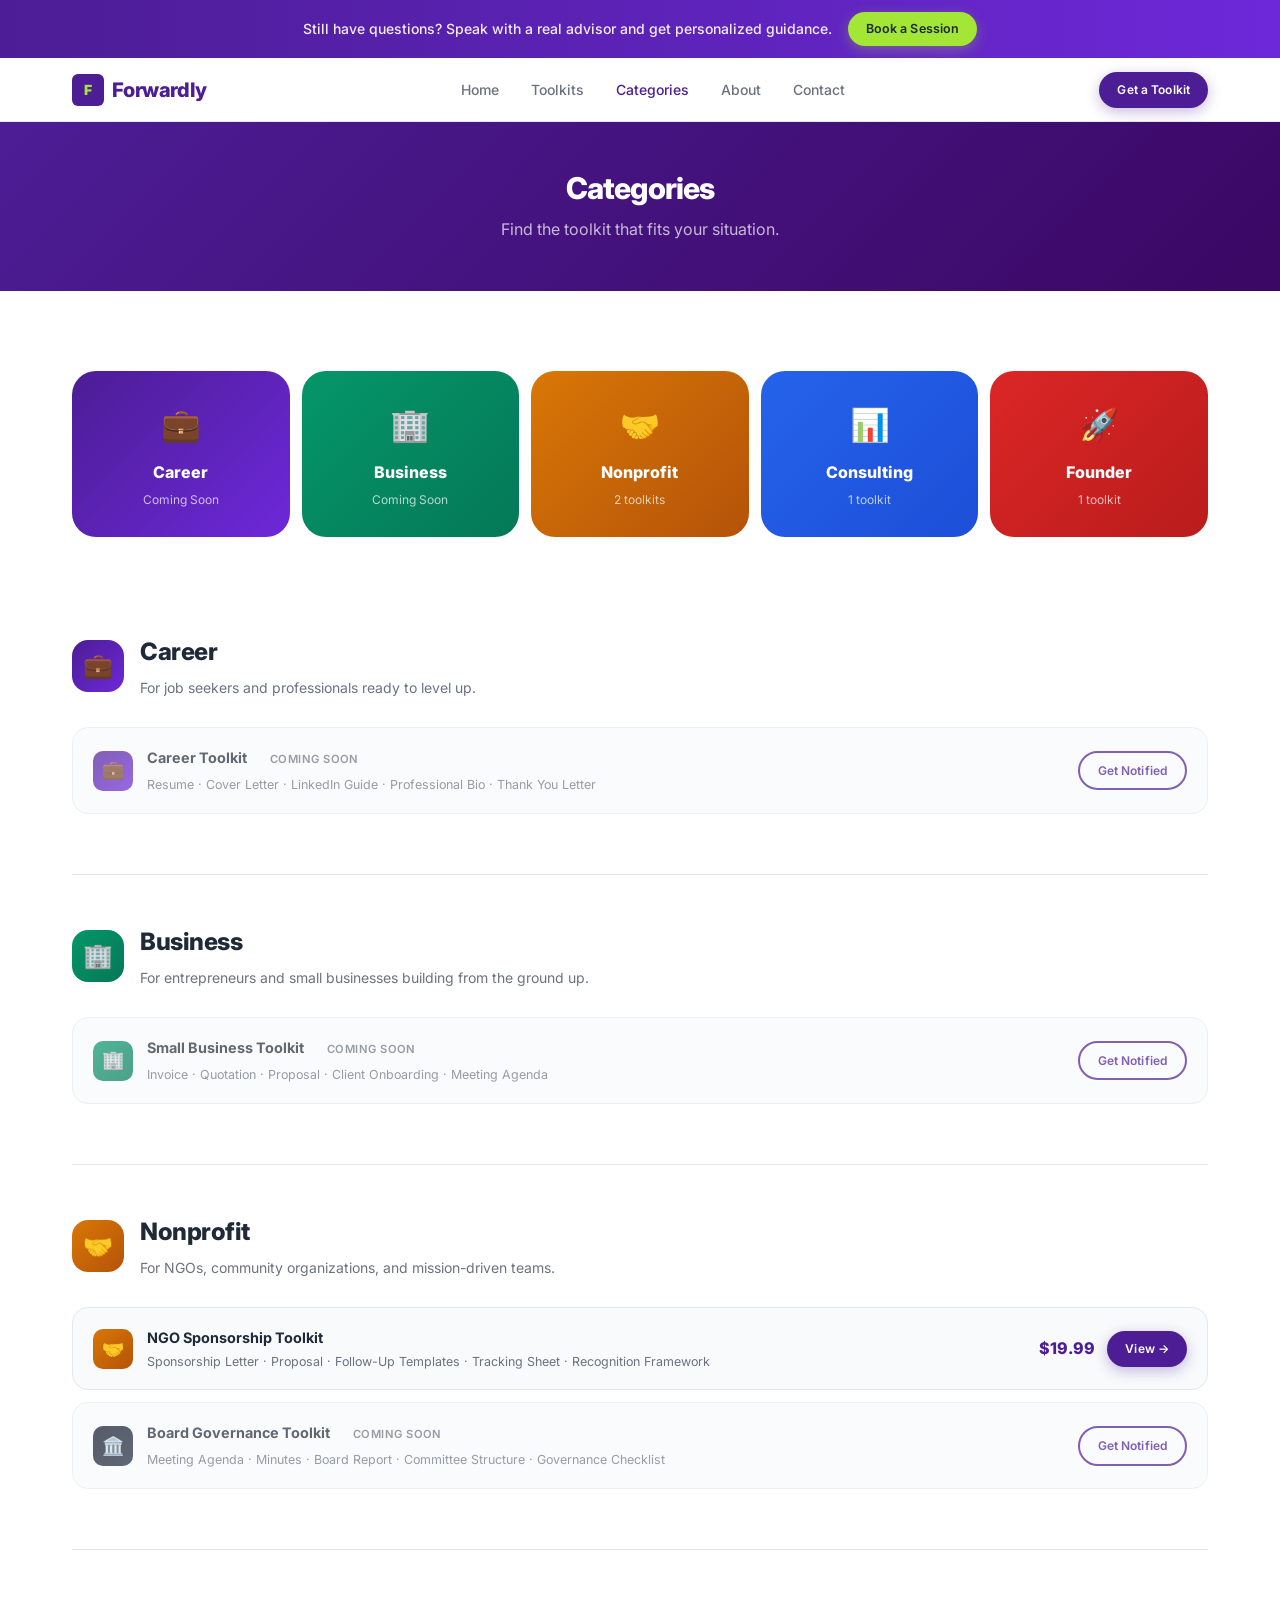
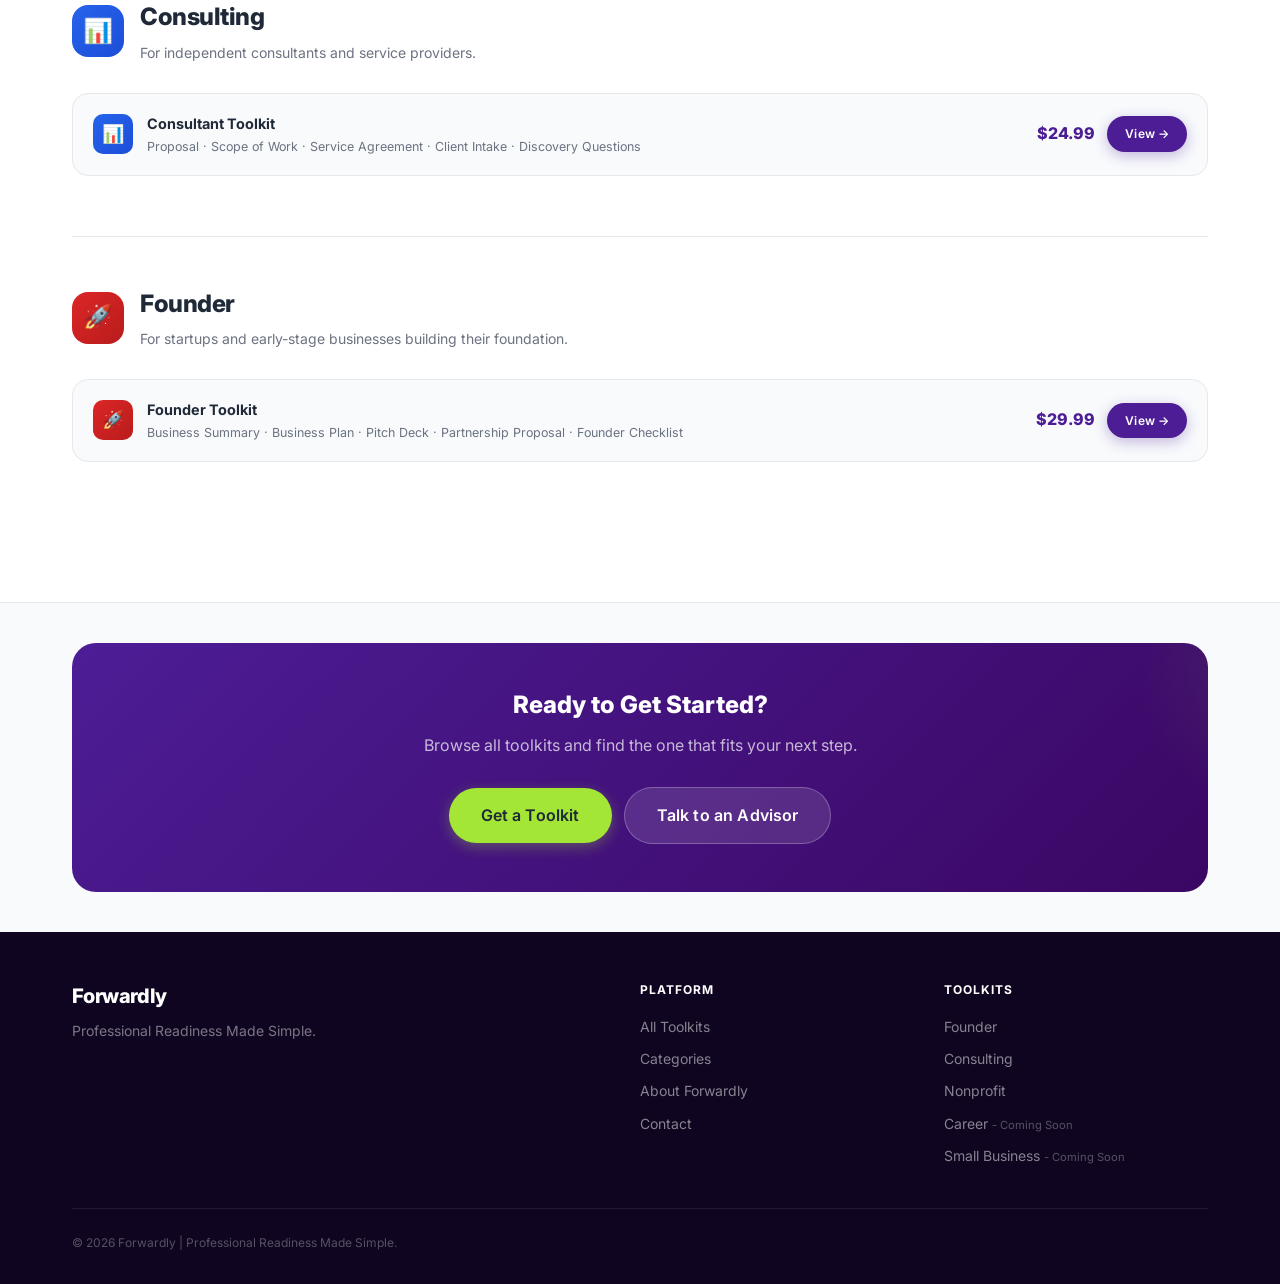
<file: pages/categories.html>
<!DOCTYPE html>

<html lang="en">
<head>
<meta charset="utf-8"/>
<meta content="width=device-width, initial-scale=1.0" name="viewport"/>
<title>Categories | Forwardly</title>
<meta content="Browse Forwardly toolkits by category: Career, Business, Nonprofit, Consulting, and Founder. Professional Readiness Made Simple." name="description"/>
<link href="https://fonts.googleapis.com" rel="preconnect"/>
<link crossorigin="" href="https://fonts.gstatic.com" rel="preconnect"/>
<link href="https://fonts.googleapis.com/css2?family=Inter:wght@400;500;600;700;800;900&amp;display=swap" rel="stylesheet"/>
<link href="../css/styles.css" rel="stylesheet"/>
<style>
    .cover-career    { background: linear-gradient(135deg, #4C1D95, #6D28D9); }
    .cover-founder   { background: linear-gradient(135deg, #dc2626, #b91c1c); }
    .cover-ngo       { background: linear-gradient(135deg, #d97706, #b45309); }
    .cover-consultant{ background: linear-gradient(135deg, #2563eb, #1d4ed8); }
    .cover-business  { background: linear-gradient(135deg, #059669, #047857); }
    .cover-board     { background: linear-gradient(135deg, #0f172a, #1e293b); }

    .cat-section { padding: 48px 0; border-bottom: 1px solid var(--color-border); }
    .cat-section:last-child { border-bottom: none; }
    .cat-section-header { display: flex; align-items: center; gap: 16px; margin-bottom: 28px; }
    .cat-section-icon { width: 52px; height: 52px; border-radius: var(--radius-lg); display: flex; align-items: center; justify-content: center; font-size: 24px; flex-shrink: 0; }
    .cat-section-title { font-size: 1.5rem; font-weight: 800; color: var(--color-text); letter-spacing: -0.02em; margin-bottom: 4px; }
    .cat-section-desc { font-size: 0.875rem; color: var(--color-text-muted); margin: 0; }

    .cat-toolkit-row {
      display: flex; align-items: center; justify-content: space-between; gap: 16px;
      background: var(--color-bg-light); border: 1px solid var(--color-border);
      border-radius: var(--radius-lg); padding: 18px 20px; margin-bottom: 12px;
      transition: all 0.2s; text-decoration: none;
    }
    .cat-toolkit-row:hover { border-color: var(--color-secondary); background: rgba(76,29,149,0.03); transform: translateX(4px); box-shadow: var(--shadow-card); }
    .cat-toolkit-row.is-coming-soon { opacity: 0.7; cursor: default; }
    .cat-toolkit-row.is-coming-soon:hover { transform: none; box-shadow: none; border-color: var(--color-border); background: var(--color-bg-light); }

    .cat-toolkit-row-left { display: flex; align-items: center; gap: 14px; flex: 1; min-width: 0; }
    .cat-toolkit-row-icon { width: 40px; height: 40px; border-radius: var(--radius-md); display: flex; align-items: center; justify-content: center; font-size: 18px; flex-shrink: 0; }
    .cat-toolkit-row-name { font-size: 0.9rem; font-weight: 700; color: var(--color-text); margin-bottom: 2px; }
    .cat-toolkit-row-items { font-size: 0.78rem; color: var(--color-text-muted); }
    .cat-toolkit-row-right { display: flex; align-items: center; gap: 12px; flex-shrink: 0; }
    .cat-toolkit-price { font-size: 1rem; font-weight: 800; color: var(--color-primary); }
    .cat-toolkit-price.muted { color: var(--color-text-muted); font-size: 0.875rem; font-weight: 600; }

    .cat-hero-grid { display: grid; grid-template-columns: repeat(2, 1fr); gap: 12px; margin-bottom: 48px; }
    .cat-hero-card { border-radius: var(--radius-xl); padding: 28px 20px; text-align: center; text-decoration: none; transition: all 0.2s; display: block; }
    .cat-hero-card:hover { transform: translateY(-3px); box-shadow: var(--shadow-lg); }
    .cat-hero-card-icon { font-size: 32px; margin-bottom: 10px; }
    .cat-hero-card-name { font-size: 1rem; font-weight: 800; color: #fff; margin-bottom: 4px; }
    .cat-hero-card-count { font-size: 0.75rem; color: rgba(255,255,255,0.7); }

    .site-banner { background: linear-gradient(90deg, var(--color-primary), var(--color-secondary)); padding: 12px 20px; text-align: center; display: flex; align-items: center; justify-content: center; gap: 16px; flex-wrap: wrap; }
    .site-banner-text { font-size: 0.875rem; color: rgba(255,255,255,0.92); font-weight: 500; }
    .site-banner .btn { padding: 7px 18px; font-size: 0.78rem; }

    @media (min-width: 640px) { .cat-hero-grid { grid-template-columns: repeat(3, 1fr); } }
    @media (min-width: 1024px) { .cat-hero-grid { grid-template-columns: repeat(5, 1fr); } }
  </style>
</head>
<body>
<!-- SITE BANNER -->
<div class="site-banner">
<span class="site-banner-text">Still have questions? Speak with a real advisor and get personalized guidance.</span>
<a class="btn btn-accent btn-sm" href="contact.html">Book a Session</a>
</div>
<!-- NAVIGATION -->
<nav class="nav">
<div class="container">
<div class="nav-inner">
<a class="nav-logo" href="../index.html">
<div class="nav-logo-mark">F</div>
        Forwardly
      </a>
<div class="nav-links">
<a class="nav-link" href="../index.html">Home</a>
<a class="nav-link" href="toolkits.html">Toolkits</a>
<a class="nav-link active" href="categories.html">Categories</a>
<a class="nav-link" href="about.html">About</a>
<a class="nav-link" href="contact.html">Contact</a>
</div>
<div class="nav-cta">
<a class="btn btn-primary btn-sm" href="toolkits.html">Get a Toolkit</a>
</div>
<button aria-label="Toggle menu" class="nav-toggle" id="navToggle">
<span></span><span></span><span></span>
</button>
</div>
</div>
</nav>
<div class="nav-mobile" id="navMobile">
<a class="nav-mobile-link" href="../index.html">Home</a>
<a class="nav-mobile-link" href="toolkits.html">Toolkits</a>
<a class="nav-mobile-link" href="categories.html">Categories</a>
<a class="nav-mobile-link" href="about.html">About</a>
<a class="nav-mobile-link" href="contact.html">Contact</a>
<div class="nav-mobile-cta">
<a class="btn btn-primary btn-full btn-lg" href="toolkits.html">Get Instant Access</a>
</div>
</div>
<!-- PAGE HEADER -->
<div class="page-header">
<div class="container">
<h1 class="page-header-title">Categories</h1>
<p class="page-header-subtitle">Find the toolkit that fits your situation.</p>
</div>
</div>
<section class="section">
<div class="container">
<!-- Category Quick Nav -->
<div class="cat-hero-grid">
<a class="cat-hero-card cover-career" href="#career">
<div class="cat-hero-card-icon">💼</div>
<div class="cat-hero-card-name">Career</div>
<div class="cat-hero-card-count">Coming Soon</div>
</a>
<a class="cat-hero-card cover-business" href="#business">
<div class="cat-hero-card-icon">🏢</div>
<div class="cat-hero-card-name">Business</div>
<div class="cat-hero-card-count">Coming Soon</div>
</a>
<a class="cat-hero-card cover-ngo" href="#nonprofit">
<div class="cat-hero-card-icon">🤝</div>
<div class="cat-hero-card-name">Nonprofit</div>
<div class="cat-hero-card-count">2 toolkits</div>
</a>
<a class="cat-hero-card cover-consultant" href="#consulting">
<div class="cat-hero-card-icon">📊</div>
<div class="cat-hero-card-name">Consulting</div>
<div class="cat-hero-card-count">1 toolkit</div>
</a>
<a class="cat-hero-card cover-founder" href="#founder">
<div class="cat-hero-card-icon">🚀</div>
<div class="cat-hero-card-name">Founder</div>
<div class="cat-hero-card-count">1 toolkit</div>
</a>
</div>
<!-- Career -->
<div class="cat-section" id="career">
<div class="cat-section-header">
<div class="cat-section-icon cover-career">💼</div>
<div>
<div class="cat-section-title">Career</div>
<p class="cat-section-desc">For job seekers and professionals ready to level up.</p>
</div>
</div>
<div class="cat-toolkit-row is-coming-soon">
<div class="cat-toolkit-row-left">
<div class="cat-toolkit-row-icon cover-career">💼</div>
<div>
<div class="cat-toolkit-row-name">Career Toolkit <span class="badge badge-muted" style="margin-left:8px; font-size:0.7rem;">Coming Soon</span></div>
<div class="cat-toolkit-row-items">Resume · Cover Letter · LinkedIn Guide · Professional Bio · Thank You Letter</div>
</div>
</div>
<div class="cat-toolkit-row-right">
<a class="btn btn-outline btn-sm" href="contact.html">Get Notified</a>
</div>
</div>
</div>
<!-- Business -->
<div class="cat-section" id="business">
<div class="cat-section-header">
<div class="cat-section-icon cover-business">🏢</div>
<div>
<div class="cat-section-title">Business</div>
<p class="cat-section-desc">For entrepreneurs and small businesses building from the ground up.</p>
</div>
</div>
<div class="cat-toolkit-row is-coming-soon">
<div class="cat-toolkit-row-left">
<div class="cat-toolkit-row-icon cover-business">🏢</div>
<div>
<div class="cat-toolkit-row-name">Small Business Toolkit <span class="badge badge-muted" style="margin-left:8px; font-size:0.7rem;">Coming Soon</span></div>
<div class="cat-toolkit-row-items">Invoice · Quotation · Proposal · Client Onboarding · Meeting Agenda</div>
</div>
</div>
<div class="cat-toolkit-row-right">
<a class="btn btn-outline btn-sm" href="contact.html">Get Notified</a>
</div>
</div>
</div>
<!-- Nonprofit -->
<div class="cat-section" id="nonprofit">
<div class="cat-section-header">
<div class="cat-section-icon cover-ngo">🤝</div>
<div>
<div class="cat-section-title">Nonprofit</div>
<p class="cat-section-desc">For NGOs, community organizations, and mission-driven teams.</p>
</div>
</div>
<a class="cat-toolkit-row" href="toolkit-detail.html?id=ngo">
<div class="cat-toolkit-row-left">
<div class="cat-toolkit-row-icon cover-ngo">🤝</div>
<div>
<div class="cat-toolkit-row-name">NGO Sponsorship Toolkit</div>
<div class="cat-toolkit-row-items">Sponsorship Letter · Proposal · Follow-Up Templates · Tracking Sheet · Recognition Framework</div>
</div>
</div>
<div class="cat-toolkit-row-right">
<div class="cat-toolkit-price">$19.99</div>
<span class="btn btn-primary btn-sm">View →</span>
</div>
</a>
<div class="cat-toolkit-row is-coming-soon">
<div class="cat-toolkit-row-left">
<div class="cat-toolkit-row-icon cover-board">🏛️</div>
<div>
<div class="cat-toolkit-row-name">Board Governance Toolkit <span class="badge badge-muted" style="margin-left:8px; font-size:0.7rem;">Coming Soon</span></div>
<div class="cat-toolkit-row-items">Meeting Agenda · Minutes · Board Report · Committee Structure · Governance Checklist</div>
</div>
</div>
<div class="cat-toolkit-row-right">
<a class="btn btn-outline btn-sm" href="contact.html">Get Notified</a>
</div>
</div>
</div>
<!-- Consulting -->
<div class="cat-section" id="consulting">
<div class="cat-section-header">
<div class="cat-section-icon cover-consultant">📊</div>
<div>
<div class="cat-section-title">Consulting</div>
<p class="cat-section-desc">For independent consultants and service providers.</p>
</div>
</div>
<a class="cat-toolkit-row" href="toolkit-detail.html?id=consultant">
<div class="cat-toolkit-row-left">
<div class="cat-toolkit-row-icon cover-consultant">📊</div>
<div>
<div class="cat-toolkit-row-name">Consultant Toolkit</div>
<div class="cat-toolkit-row-items">Proposal · Scope of Work · Service Agreement · Client Intake · Discovery Questions</div>
</div>
</div>
<div class="cat-toolkit-row-right">
<div class="cat-toolkit-price">$24.99</div>
<span class="btn btn-primary btn-sm">View →</span>
</div>
</a>
</div>
<!-- Founder -->
<div class="cat-section" id="founder">
<div class="cat-section-header">
<div class="cat-section-icon cover-founder">🚀</div>
<div>
<div class="cat-section-title">Founder</div>
<p class="cat-section-desc">For startups and early-stage businesses building their foundation.</p>
</div>
</div>
<a class="cat-toolkit-row" href="toolkit-detail.html?id=founder">
<div class="cat-toolkit-row-left">
<div class="cat-toolkit-row-icon cover-founder">🚀</div>
<div>
<div class="cat-toolkit-row-name">Founder Toolkit</div>
<div class="cat-toolkit-row-items">Business Summary · Business Plan · Pitch Deck · Partnership Proposal · Founder Checklist</div>
</div>
</div>
<div class="cat-toolkit-row-right">
<div class="cat-toolkit-price">$29.99</div>
<span class="btn btn-primary btn-sm">View →</span>
</div>
</a>
</div>
</div>
</section>
<!-- CTA -->
<section class="section-sm" style="background: var(--color-bg-light); border-top: 1px solid var(--color-border);">
<div class="container">
<div class="cta-banner">
<h2 class="cta-banner-title">Ready to Get Started?</h2>
<p class="cta-banner-subtitle">Browse all toolkits and find the one that fits your next step.</p>
<div class="cta-banner-actions">
<a class="btn btn-accent btn-lg" href="toolkits.html">Get a Toolkit</a>
<a class="btn btn-ghost btn-lg" href="contact.html">Talk to an Advisor</a>
</div>
</div>
</div>
</section>
<!-- FOOTER -->
<footer class="footer">
<div class="container">
<div class="footer-top">
<div>
<div class="footer-brand-name">Forwardly</div>
<div class="footer-brand-tagline">Professional Readiness Made Simple.</div>
</div>
<div>
<div class="footer-col-title">Platform</div>
<div class="footer-links">
<a class="footer-link" href="toolkits.html">All Toolkits</a>
<a class="footer-link" href="categories.html">Categories</a>
<a class="footer-link" href="about.html">About Forwardly</a>
<a class="footer-link" href="contact.html">Contact</a>
</div>
</div>
<div>
<div class="footer-col-title">Toolkits</div>
<div class="footer-links">
<a class="footer-link" href="toolkit-detail.html?id=founder">Founder</a>
<a class="footer-link" href="toolkit-detail.html?id=consultant">Consulting</a>
<a class="footer-link" href="toolkit-detail.html?id=ngo">Nonprofit</a>
<a class="footer-link" href="contact.html">Career <span style="font-size:0.7rem; opacity:0.6;">- Coming Soon</span></a>
<a class="footer-link" href="contact.html">Small Business <span style="font-size:0.7rem; opacity:0.6;">- Coming Soon</span></a>
</div>
</div>
</div>
<div class="footer-bottom">
<div class="footer-copy">© 2026 Forwardly | Professional Readiness Made Simple.</div>
</div>
</div>
</footer>
<script src="../js/main.js"></script>
<script>
  const params = new URLSearchParams(window.location.search);
  const cat = params.get('cat');
  if (cat) {
    const target = document.getElementById(cat);
    if (target) setTimeout(() => target.scrollIntoView({ behavior: 'smooth', block: 'start' }), 300);
  }
</script>
</body>
</html>
</file>
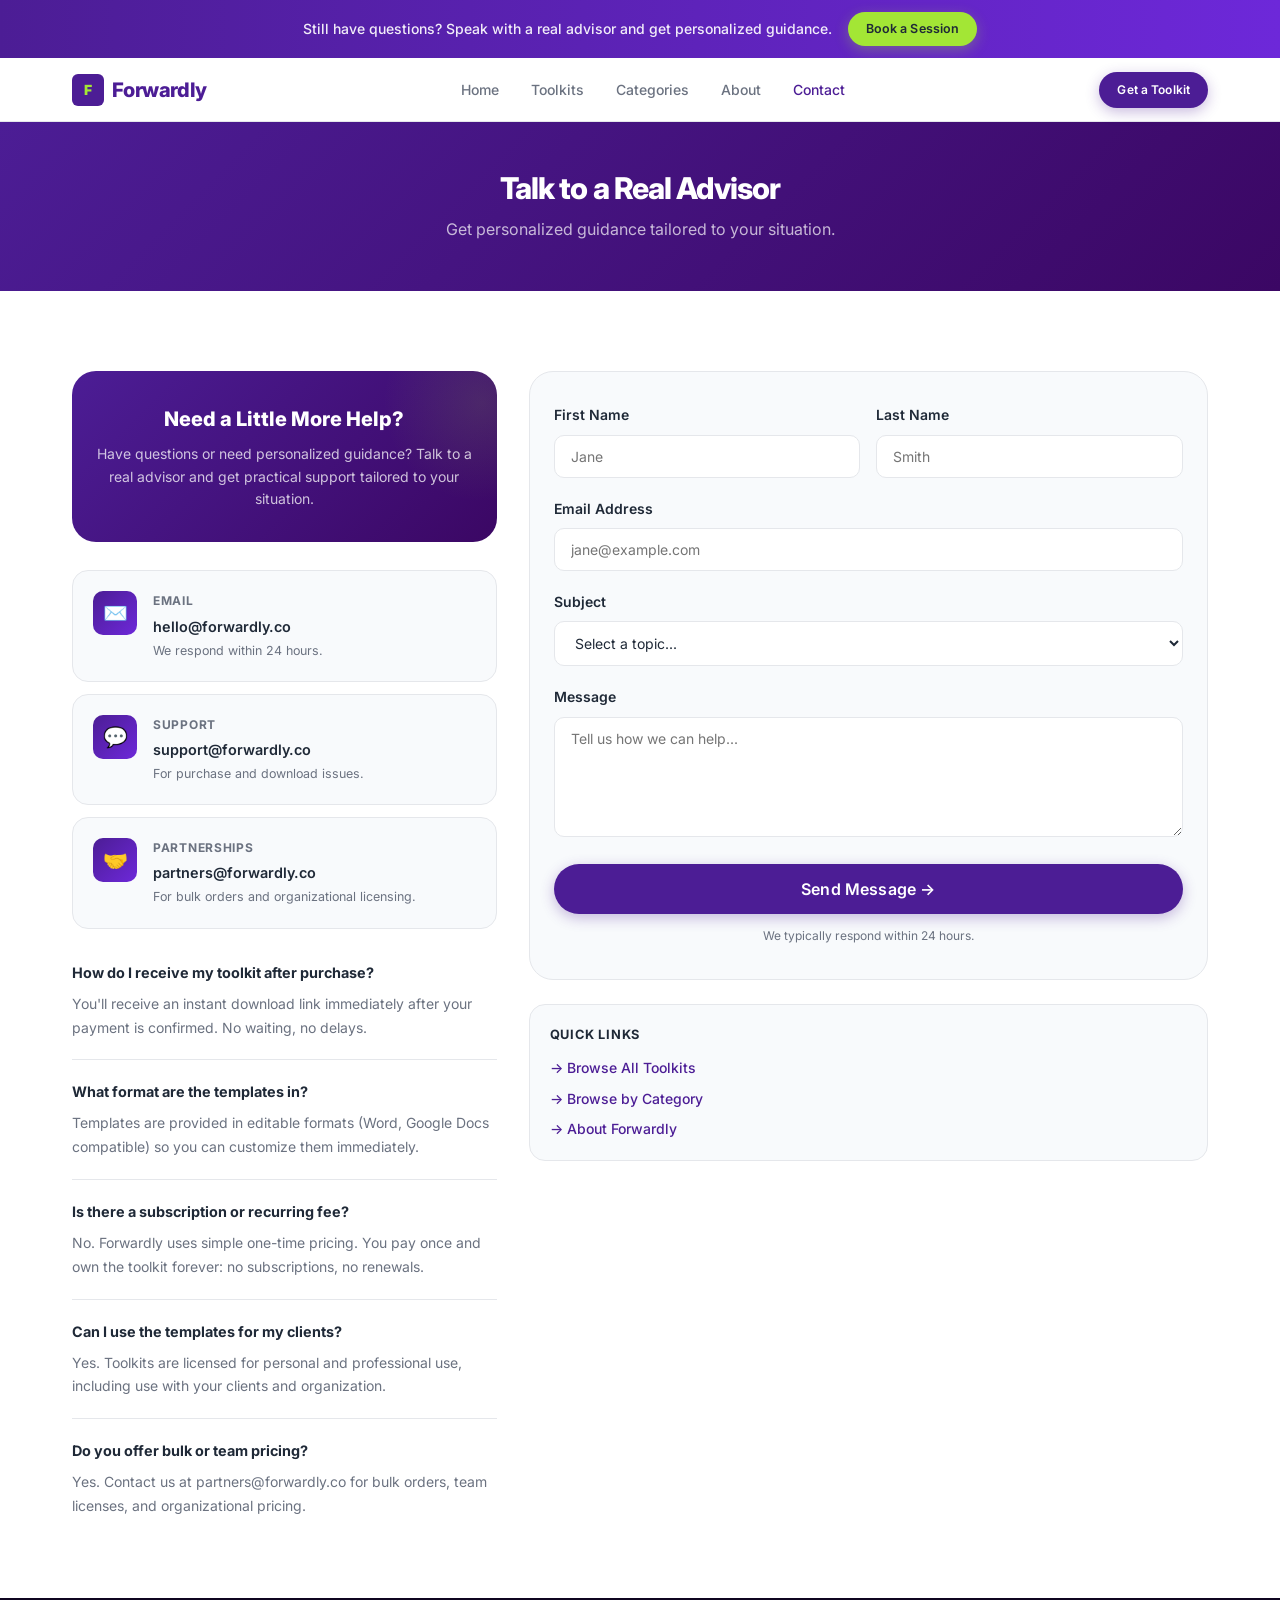
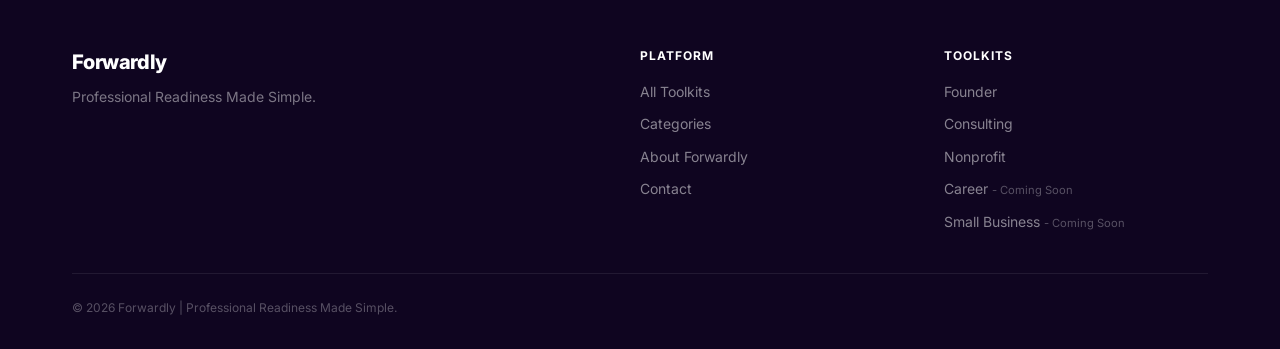
<file: pages/contact.html>
<!DOCTYPE html>

<html lang="en">
<head>
<meta charset="utf-8"/>
<meta content="width=device-width, initial-scale=1.0" name="viewport"/>
<title>Contact | Forwardly</title>
<meta content="Get in touch with the Forwardly team. Talk to a real advisor and get personalized guidance. Professional Readiness Made Simple." name="description"/>
<link href="https://fonts.googleapis.com" rel="preconnect"/>
<link crossorigin="" href="https://fonts.gstatic.com" rel="preconnect"/>
<link href="https://fonts.googleapis.com/css2?family=Inter:wght@400;500;600;700;800;900&amp;display=swap" rel="stylesheet"/>
<link href="../css/styles.css" rel="stylesheet"/>
<style>
    .contact-grid { display: grid; grid-template-columns: 1fr; gap: 32px; }
    .contact-info-card { display: flex; align-items: flex-start; gap: 16px; background: var(--color-bg-light); border: 1px solid var(--color-border); border-radius: var(--radius-lg); padding: 20px; margin-bottom: 12px; transition: all 0.2s; }
    .contact-info-card:hover { border-color: var(--color-secondary); box-shadow: var(--shadow-card); }
    .contact-info-icon { width: 44px; height: 44px; background: linear-gradient(135deg, var(--color-primary), var(--color-secondary)); border-radius: var(--radius-md); display: flex; align-items: center; justify-content: center; font-size: 20px; flex-shrink: 0; }
    .contact-info-label { font-size: 0.75rem; font-weight: 700; color: var(--color-text-muted); text-transform: uppercase; letter-spacing: 0.06em; margin-bottom: 4px; }
    .contact-info-value { font-size: 0.9rem; font-weight: 600; color: var(--color-text); margin-bottom: 2px; }
    .contact-info-note { font-size: 0.78rem; color: var(--color-text-muted); margin: 0; }

    .faq-item { border-bottom: 1px solid var(--color-border); padding: 20px 0; }
    .faq-item:first-child { padding-top: 0; }
    .faq-item:last-child { border-bottom: none; padding-bottom: 0; }
    .faq-question { font-size: 0.9rem; font-weight: 700; color: var(--color-text); margin-bottom: 8px; }
    .faq-answer { font-size: 0.875rem; color: var(--color-text-muted); line-height: 1.7; margin: 0; }

    .form-row { display: grid; grid-template-columns: 1fr; gap: 16px; }

    /* Advisor highlight block */
    .advisor-highlight {
      background: linear-gradient(135deg, var(--color-primary), #3b0764);
      border-radius: var(--radius-xl);
      padding: 32px 24px;
      text-align: center;
      margin-bottom: 28px;
      position: relative;
      overflow: hidden;
    }
    .advisor-highlight::before {
      content: '';
      position: absolute;
      top: -40%; right: -20%;
      width: 200px; height: 200px;
      background: radial-gradient(circle, rgba(163,230,53,0.12) 0%, transparent 70%);
    }
    .advisor-highlight-title { font-size: 1.25rem; font-weight: 800; color: #fff; margin-bottom: 8px; position: relative; }
    .advisor-highlight-desc { font-size: 0.875rem; color: rgba(255,255,255,0.75); margin-bottom: 0; position: relative; line-height: 1.6; }

    .site-banner { background: linear-gradient(90deg, var(--color-primary), var(--color-secondary)); padding: 12px 20px; text-align: center; display: flex; align-items: center; justify-content: center; gap: 16px; flex-wrap: wrap; }
    .site-banner-text { font-size: 0.875rem; color: rgba(255,255,255,0.92); font-weight: 500; }
    .site-banner .btn { padding: 7px 18px; font-size: 0.78rem; }

    @media (min-width: 640px) { .form-row { grid-template-columns: 1fr 1fr; } }
    @media (min-width: 768px) { .contact-grid { grid-template-columns: 1fr 1.6fr; } }
  </style>
</head>
<body>
<!-- SITE BANNER -->
<div class="site-banner">
<span class="site-banner-text">Still have questions? Speak with a real advisor and get personalized guidance.</span>
<a class="btn btn-accent btn-sm" href="contact.html">Book a Session</a>
</div>
<!-- NAVIGATION -->
<nav class="nav">
<div class="container">
<div class="nav-inner">
<a class="nav-logo" href="../index.html">
<div class="nav-logo-mark">F</div>
        Forwardly
      </a>
<div class="nav-links">
<a class="nav-link" href="../index.html">Home</a>
<a class="nav-link" href="toolkits.html">Toolkits</a>
<a class="nav-link" href="categories.html">Categories</a>
<a class="nav-link" href="about.html">About</a>
<a class="nav-link active" href="contact.html">Contact</a>
</div>
<div class="nav-cta">
<a class="btn btn-primary btn-sm" href="toolkits.html">Get a Toolkit</a>
</div>
<button aria-label="Toggle menu" class="nav-toggle" id="navToggle">
<span></span><span></span><span></span>
</button>
</div>
</div>
</nav>
<div class="nav-mobile" id="navMobile">
<a class="nav-mobile-link" href="../index.html">Home</a>
<a class="nav-mobile-link" href="toolkits.html">Toolkits</a>
<a class="nav-mobile-link" href="categories.html">Categories</a>
<a class="nav-mobile-link" href="about.html">About</a>
<a class="nav-mobile-link" href="contact.html">Contact</a>
<div class="nav-mobile-cta">
<a class="btn btn-primary btn-full btn-lg" href="toolkits.html">Get Instant Access</a>
</div>
</div>
<!-- PAGE HEADER -->
<div class="page-header">
<div class="container">
<h1 class="page-header-title">Talk to a Real Advisor</h1>
<p class="page-header-subtitle">Get personalized guidance tailored to your situation.</p>
</div>
</div>
<section class="section">
<div class="container">
<div class="contact-grid">
<!-- Left: Advisor highlight + Info + FAQ -->
<div>
<!-- Advisor highlight -->
<div class="advisor-highlight">
<div class="advisor-highlight-title">Need a Little More Help?</div>
<p class="advisor-highlight-desc">Have questions or need personalized guidance? Talk to a real advisor and get practical support tailored to your situation.</p>
</div>
<!-- Contact Info -->
<div style="margin-bottom: 32px;">
<div class="contact-info-card">
<div class="contact-info-icon">✉️</div>
<div>
<div class="contact-info-label">Email</div>
<div class="contact-info-value">hello@forwardly.co</div>
<p class="contact-info-note">We respond within 24 hours.</p>
</div>
</div>
<div class="contact-info-card">
<div class="contact-info-icon">💬</div>
<div>
<div class="contact-info-label">Support</div>
<div class="contact-info-value">support@forwardly.co</div>
<p class="contact-info-note">For purchase and download issues.</p>
</div>
</div>
<div class="contact-info-card">
<div class="contact-info-icon">🤝</div>
<div>
<div class="contact-info-label">Partnerships</div>
<div class="contact-info-value">partners@forwardly.co</div>
<p class="contact-info-note">For bulk orders and organizational licensing.</p>
</div>
</div>
</div>
<!-- FAQ -->
<div>
<div class="faq-item">
<div class="faq-question">How do I receive my toolkit after purchase?</div>
<p class="faq-answer">You'll receive an instant download link immediately after your payment is confirmed. No waiting, no delays.</p>
</div>
<div class="faq-item">
<div class="faq-question">What format are the templates in?</div>
<p class="faq-answer">Templates are provided in editable formats (Word, Google Docs compatible) so you can customize them immediately.</p>
</div>
<div class="faq-item">
<div class="faq-question">Is there a subscription or recurring fee?</div>
<p class="faq-answer">No. Forwardly uses simple one-time pricing. You pay once and own the toolkit forever: no subscriptions, no renewals.</p>
</div>
<div class="faq-item">
<div class="faq-question">Can I use the templates for my clients?</div>
<p class="faq-answer">Yes. Toolkits are licensed for personal and professional use, including use with your clients and organization.</p>
</div>
<div class="faq-item">
<div class="faq-question">Do you offer bulk or team pricing?</div>
<p class="faq-answer">Yes. Contact us at partners@forwardly.co for bulk orders, team licenses, and organizational pricing.</p>
</div>
</div>
</div>
<!-- Right: Contact Form -->
<div>
<div class="contact-form">
<form id="contactForm" novalidate="">
<div class="form-row">
<div class="form-group">
<label class="form-label" for="firstName">First Name</label>
<input class="form-input" id="firstName" name="firstName" placeholder="Jane" required="" type="text"/>
</div>
<div class="form-group">
<label class="form-label" for="lastName">Last Name</label>
<input class="form-input" id="lastName" name="lastName" placeholder="Smith" required="" type="text"/>
</div>
</div>
<div class="form-group">
<label class="form-label" for="email">Email Address</label>
<input class="form-input" id="email" name="email" placeholder="jane@example.com" required="" type="email"/>
</div>
<div class="form-group">
<label class="form-label" for="subject">Subject</label>
<select class="form-select" id="subject" name="subject">
<option value="">Select a topic...</option>
<option value="advisor">Book a Strategy Session</option>
<option value="purchase">Purchase Question</option>
<option value="download">Download Issue</option>
<option value="toolkit">Toolkit Question</option>
<option value="notify">Get Notified: Coming Soon Toolkit</option>
<option value="partnership">Partnership / Bulk Order</option>
<option value="feedback">Feedback</option>
<option value="other">Other</option>
</select>
</div>
<div class="form-group">
<label class="form-label" for="message">Message</label>
<textarea class="form-textarea" id="message" name="message" placeholder="Tell us how we can help..." required="" rows="5"></textarea>
</div>
<button class="btn btn-primary btn-full btn-lg" type="submit">
              Send Message →
            </button>
<p style="font-size: 0.75rem; color: var(--color-text-muted); text-align: center; margin-top: 12px; margin-bottom: 0;">
              We typically respond within 24 hours.
            </p>
</form>
</div>
<!-- Quick Links -->
<div style="margin-top: 24px; background: var(--color-bg-light); border: 1px solid var(--color-border); border-radius: var(--radius-lg); padding: 20px;">
<div style="font-size: 0.8rem; font-weight: 700; color: var(--color-text); margin-bottom: 12px; text-transform: uppercase; letter-spacing: 0.06em;">Quick Links</div>
<div style="display: flex; flex-direction: column; gap: 8px;">
<a href="toolkits.html" style="font-size: 0.875rem; color: var(--color-primary); font-weight: 500;">→ Browse All Toolkits</a>
<a href="categories.html" style="font-size: 0.875rem; color: var(--color-primary); font-weight: 500;">→ Browse by Category</a>
<a href="about.html" style="font-size: 0.875rem; color: var(--color-primary); font-weight: 500;">→ About Forwardly</a>
</div>
</div>
</div>
</div>
</div>
</section>
<!-- FOOTER -->
<footer class="footer">
<div class="container">
<div class="footer-top">
<div>
<div class="footer-brand-name">Forwardly</div>
<div class="footer-brand-tagline">Professional Readiness Made Simple.</div>
</div>
<div>
<div class="footer-col-title">Platform</div>
<div class="footer-links">
<a class="footer-link" href="toolkits.html">All Toolkits</a>
<a class="footer-link" href="categories.html">Categories</a>
<a class="footer-link" href="about.html">About Forwardly</a>
<a class="footer-link" href="contact.html">Contact</a>
</div>
</div>
<div>
<div class="footer-col-title">Toolkits</div>
<div class="footer-links">
<a class="footer-link" href="toolkit-detail.html?id=founder">Founder</a>
<a class="footer-link" href="toolkit-detail.html?id=consultant">Consulting</a>
<a class="footer-link" href="toolkit-detail.html?id=ngo">Nonprofit</a>
<a class="footer-link" href="contact.html">Career <span style="font-size:0.7rem; opacity:0.6;">- Coming Soon</span></a>
<a class="footer-link" href="contact.html">Small Business <span style="font-size:0.7rem; opacity:0.6;">- Coming Soon</span></a>
</div>
</div>
</div>
<div class="footer-bottom">
<div class="footer-copy">© 2026 Forwardly | Professional Readiness Made Simple.</div>
</div>
</div>
</footer>
<script src="../js/main.js"></script>
</body>
</html>
</file>
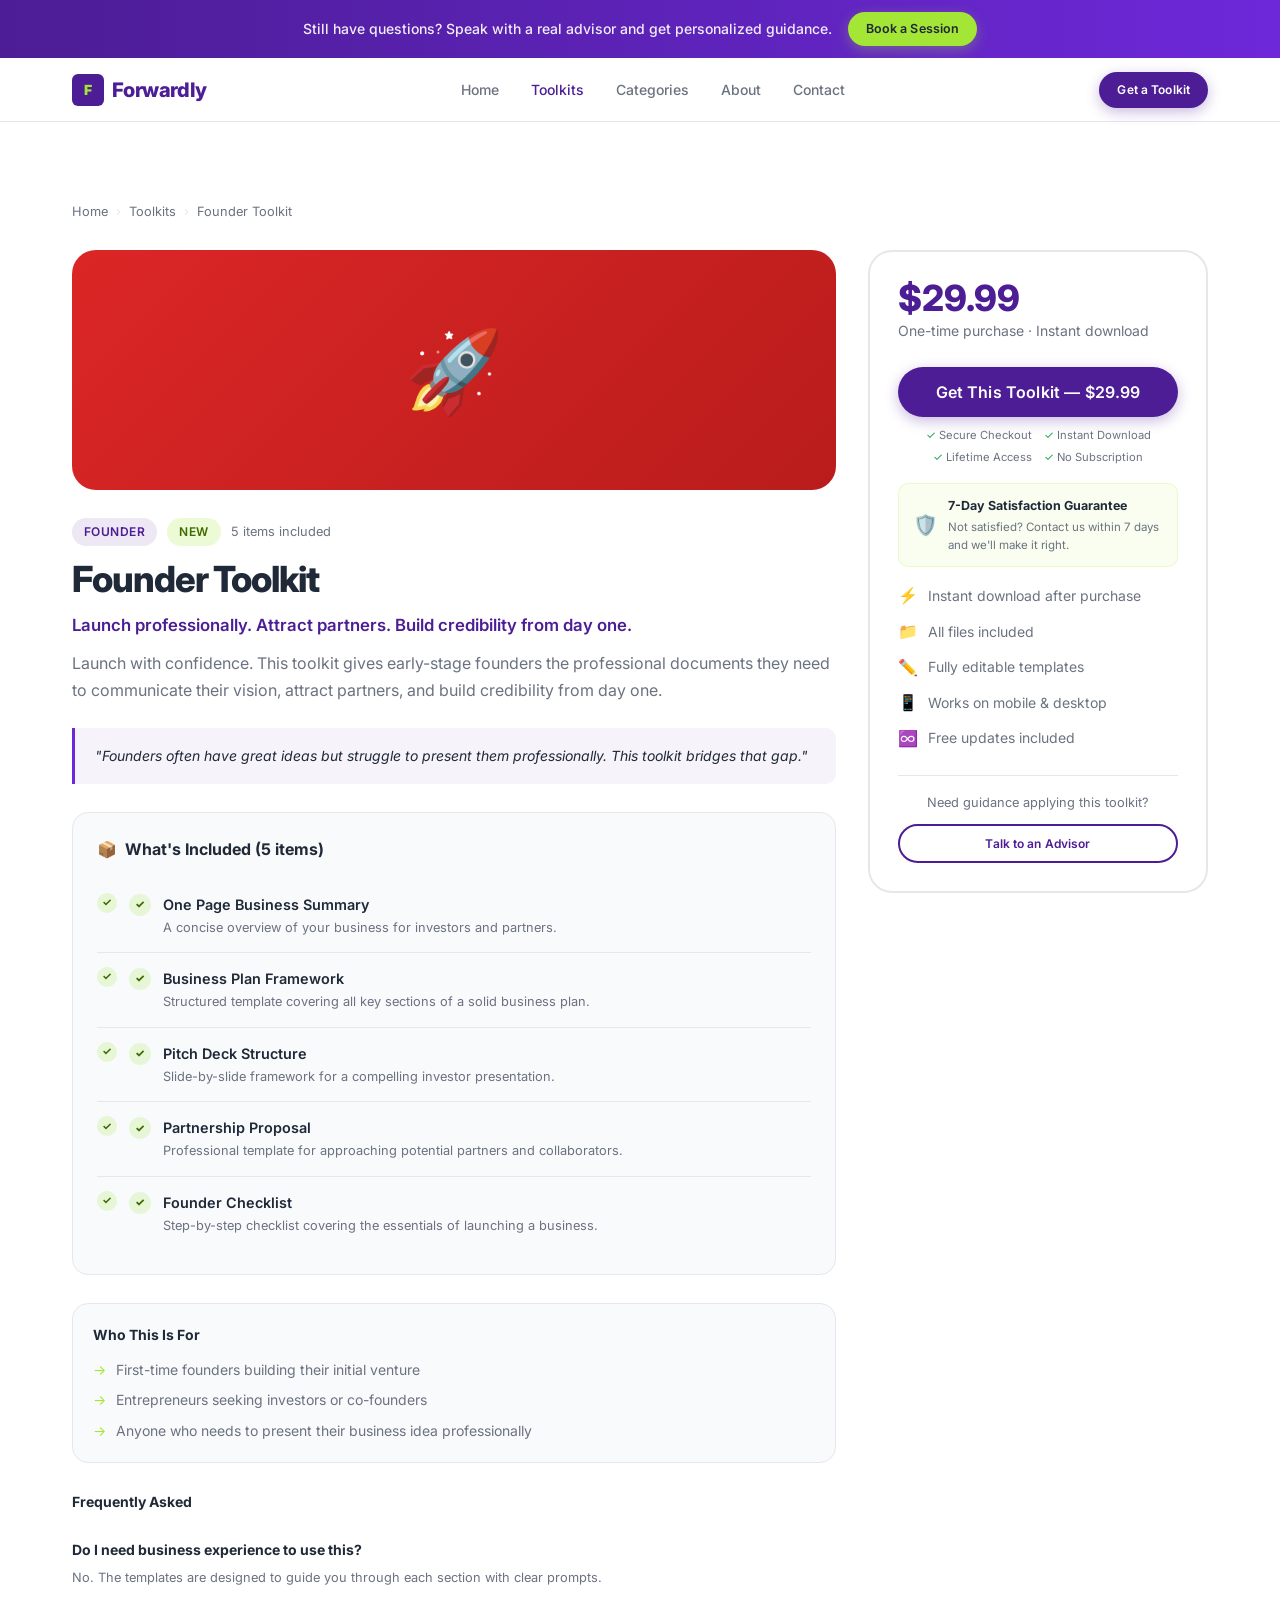
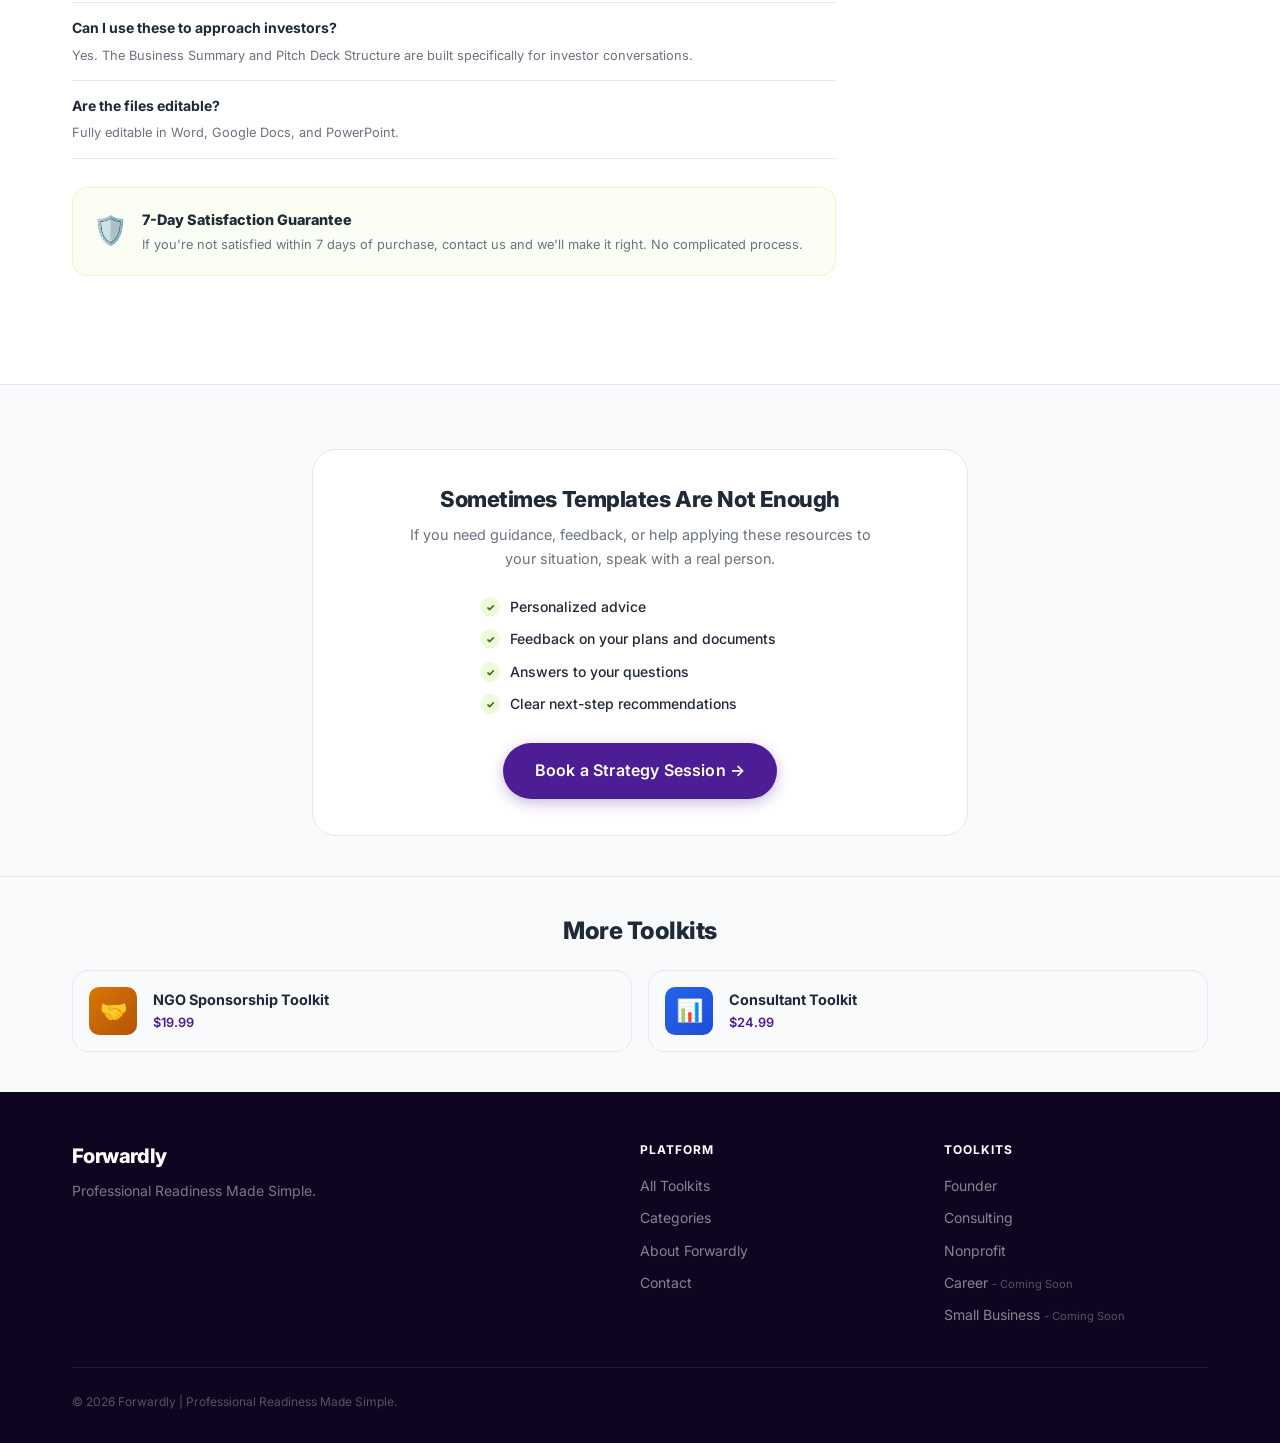
<file: pages/toolkit-detail.html>
<!DOCTYPE html>

<html lang="en">
<head>
<meta charset="utf-8"/>
<meta content="width=device-width, initial-scale=1.0" name="viewport"/>
<title>Toolkit Detail | Forwardly</title>
<meta content="View toolkit details, contents, and purchase. Professional Readiness Made Simple." name="description"/>
<link href="https://fonts.googleapis.com" rel="preconnect"/>
<link crossorigin="" href="https://fonts.gstatic.com" rel="preconnect"/>
<link href="https://fonts.googleapis.com/css2?family=Inter:wght@400;500;600;700;800;900&amp;display=swap" rel="stylesheet"/>
<link href="../css/styles.css" rel="stylesheet"/>
<style>
    .cover-career    { background: linear-gradient(135deg, #4C1D95, #6D28D9); }
    .cover-founder   { background: linear-gradient(135deg, #dc2626, #b91c1c); }
    .cover-ngo       { background: linear-gradient(135deg, #d97706, #b45309); }
    .cover-consultant{ background: linear-gradient(135deg, #2563eb, #1d4ed8); }
    .cover-business  { background: linear-gradient(135deg, #059669, #047857); }
    .cover-board     { background: linear-gradient(135deg, #0f172a, #1e293b); }

    .breadcrumb {
      display: flex;
      align-items: center;
      gap: 8px;
      font-size: 0.8rem;
      color: var(--color-text-muted);
      margin-bottom: 28px;
      flex-wrap: wrap;
    }
    .breadcrumb a { color: var(--color-text-muted); transition: color 0.2s; }
    .breadcrumb a:hover { color: var(--color-primary); }
    .breadcrumb-sep { color: var(--color-border); }

    .toolkit-detail-title {
      font-size: 1.75rem;
      font-weight: 800;
      color: var(--color-text);
      letter-spacing: -0.03em;
      margin-bottom: 12px;
      line-height: 1.2;
    }
    .toolkit-detail-desc {
      font-size: 1rem;
      color: var(--color-text-muted);
      line-height: 1.7;
      margin-bottom: 24px;
    }
    .toolkit-detail-include-item {
      display: flex;
      align-items: flex-start;
      gap: 12px;
      padding: 14px 0;
      border-bottom: 1px solid var(--color-border);
      font-size: 0.9rem;
    }
    .toolkit-detail-include-item:last-child { border-bottom: none; }
    .check-circle {
      width: 22px;
      height: 22px;
      background: rgba(163,230,53,0.18);
      color: #3d6b00;
      border-radius: 50%;
      display: flex;
      align-items: center;
      justify-content: center;
      font-size: 11px;
      font-weight: 800;
      flex-shrink: 0;
      margin-top: 1px;
    }
    .include-item-name { font-weight: 600; color: var(--color-text); margin-bottom: 2px; }
    .include-item-desc { font-size: 0.8rem; color: var(--color-text-muted); }

    /* Advisor block on detail page */
    .advisor-detail-block {
      background: var(--color-bg-light);
      border: 1px solid var(--color-border);
      border-radius: var(--radius-xl);
      padding: 32px 24px;
      margin-top: 32px;
    }
    .advisor-detail-block-title {
      font-size: 1.1rem;
      font-weight: 800;
      color: var(--color-text);
      margin-bottom: 8px;
    }
    .advisor-detail-block-desc {
      font-size: 0.875rem;
      color: var(--color-text-muted);
      margin-bottom: 20px;
      line-height: 1.6;
    }
    .advisor-features {
      display: flex;
      flex-direction: column;
      gap: 8px;
      margin-bottom: 20px;
    }
    .advisor-feature {
      display: flex;
      align-items: center;
      gap: 10px;
      font-size: 0.875rem;
      color: var(--color-text);
      font-weight: 500;
    }
    .advisor-feature-check {
      width: 20px;
      height: 20px;
      background: rgba(163,230,53,0.18);
      color: #3d6b00;
      border-radius: 50%;
      display: flex;
      align-items: center;
      justify-content: center;
      font-size: 10px;
      font-weight: 800;
      flex-shrink: 0;
    }

    .related-grid {
      display: grid;
      grid-template-columns: 1fr;
      gap: 16px;
    }
    .related-card {
      display: flex;
      align-items: center;
      gap: 16px;
      background: var(--color-bg-light);
      border: 1px solid var(--color-border);
      border-radius: var(--radius-lg);
      padding: 16px;
      text-decoration: none;
      transition: all 0.2s;
    }
    .related-card:hover {
      border-color: var(--color-secondary);
      transform: translateY(-2px);
      box-shadow: var(--shadow-card);
    }
    .related-card-icon {
      width: 48px;
      height: 48px;
      border-radius: var(--radius-md);
      display: flex;
      align-items: center;
      justify-content: center;
      font-size: 22px;
      flex-shrink: 0;
    }
    .related-card-name { font-size: 0.9rem; font-weight: 700; color: var(--color-text); margin-bottom: 2px; }
    .related-card-price { font-size: 0.8rem; color: var(--color-primary); font-weight: 600; }

    .site-banner {
      background: linear-gradient(90deg, var(--color-primary), var(--color-secondary));
      padding: 12px 20px;
      text-align: center;
      display: flex;
      align-items: center;
      justify-content: center;
      gap: 16px;
      flex-wrap: wrap;
    }
    .site-banner-text { font-size: 0.875rem; color: rgba(255,255,255,0.92); font-weight: 500; }
    .site-banner .btn { padding: 7px 18px; font-size: 0.78rem; }

    @media (min-width: 640px) {
      .related-grid { grid-template-columns: repeat(2, 1fr); }
      .toolkit-detail-title { font-size: 2.25rem; }
    }
  </style>
</head>
<body>
<!-- SITE BANNER -->
<div class="site-banner">
<span class="site-banner-text">Still have questions? Speak with a real advisor and get personalized guidance.</span>
<a class="btn btn-accent btn-sm" href="contact.html">Book a Session</a>
</div>
<!-- NAVIGATION -->
<nav class="nav">
<div class="container">
<div class="nav-inner">
<a class="nav-logo" href="../index.html">
<div class="nav-logo-mark">F</div>
        Forwardly
      </a>
<div class="nav-links">
<a class="nav-link" href="../index.html">Home</a>
<a class="nav-link active" href="toolkits.html">Toolkits</a>
<a class="nav-link" href="categories.html">Categories</a>
<a class="nav-link" href="about.html">About</a>
<a class="nav-link" href="contact.html">Contact</a>
</div>
<div class="nav-cta">
<a class="btn btn-primary btn-sm" href="toolkits.html">Get a Toolkit</a>
</div>
<button aria-label="Toggle menu" class="nav-toggle" id="navToggle">
<span></span><span></span><span></span>
</button>
</div>
</div>
</nav>
<div class="nav-mobile" id="navMobile">
<a class="nav-mobile-link" href="../index.html">Home</a>
<a class="nav-mobile-link" href="toolkits.html">Toolkits</a>
<a class="nav-mobile-link" href="categories.html">Categories</a>
<a class="nav-mobile-link" href="about.html">About</a>
<a class="nav-mobile-link" href="contact.html">Contact</a>
<div class="nav-mobile-cta">
<a class="btn btn-primary btn-full btn-lg" href="toolkits.html">Get Instant Access</a>
</div>
</div>
<!-- MAIN CONTENT -->
<section class="section">
<div class="container">
<div class="breadcrumb">
<a href="../index.html">Home</a>
<span class="breadcrumb-sep">›</span>
<a href="toolkits.html">Toolkits</a>
<span class="breadcrumb-sep">›</span>
<span id="breadcrumbCurrent">Toolkit</span>
</div>
<div class="toolkit-detail-grid" id="detailContent"></div>
</div>
</section>
<!-- ADVISOR SECTION -->
<section class="section-sm" style="background: var(--color-bg-light); border-top: 1px solid var(--color-border); border-bottom: 1px solid var(--color-border);">
<div class="container" style="max-width: 720px;">
<div style="text-align:center; margin-bottom: 24px;">
</div>
<div style="background: var(--color-bg); border: 1px solid var(--color-border); border-radius: var(--radius-xl); padding: 36px 28px; text-align: center;">
<h2 style="font-size: 1.375rem; font-weight: 800; color: var(--color-text); margin-bottom: 10px; letter-spacing: -0.02em;">Sometimes Templates Are Not Enough</h2>
<p style="font-size: 0.9rem; color: var(--color-text-muted); max-width: 480px; margin: 0 auto 24px; line-height: 1.7;">
        If you need guidance, feedback, or help applying these resources to your situation, speak with a real person.
      </p>
<div style="display: flex; flex-direction: column; gap: 10px; max-width: 320px; margin: 0 auto 28px; text-align: left;">
<div class="advisor-feature">
<div class="advisor-feature-check">✓</div>
          Personalized advice
        </div>
<div class="advisor-feature">
<div class="advisor-feature-check">✓</div>
          Feedback on your plans and documents
        </div>
<div class="advisor-feature">
<div class="advisor-feature-check">✓</div>
          Answers to your questions
        </div>
<div class="advisor-feature">
<div class="advisor-feature-check">✓</div>
          Clear next-step recommendations
        </div>
</div>
<a class="btn btn-primary btn-lg" href="contact.html">Book a Strategy Session →</a>
</div>
</div>
</section>
<!-- RELATED TOOLKITS -->
<section class="section-sm" style="background: var(--color-bg-light);">
<div class="container">
<div class="section-header" style="margin-bottom: 24px;">
<h2 class="section-title" style="font-size: 1.5rem;">More Toolkits</h2>
</div>
<div class="related-grid" id="relatedGrid"></div>
</div>
</section>
<!-- FOOTER -->
<footer class="footer">
<div class="container">
<div class="footer-top">
<div>
<div class="footer-brand-name">Forwardly</div>
<div class="footer-brand-tagline">Professional Readiness Made Simple.</div>
</div>
<div>
<div class="footer-col-title">Platform</div>
<div class="footer-links">
<a class="footer-link" href="toolkits.html">All Toolkits</a>
<a class="footer-link" href="categories.html">Categories</a>
<a class="footer-link" href="about.html">About Forwardly</a>
<a class="footer-link" href="contact.html">Contact</a>
</div>
</div>
<div>
<div class="footer-col-title">Toolkits</div>
<div class="footer-links">
<a class="footer-link" href="toolkit-detail.html?id=founder">Founder</a>
<a class="footer-link" href="toolkit-detail.html?id=consultant">Consulting</a>
<a class="footer-link" href="toolkit-detail.html?id=ngo">Nonprofit</a>
<a class="footer-link" href="contact.html">Career <span style="font-size:0.7rem; opacity:0.6;">- Coming Soon</span></a>
<a class="footer-link" href="contact.html">Small Business <span style="font-size:0.7rem; opacity:0.6;">- Coming Soon</span></a>
</div>
</div>
</div>
<div class="footer-bottom">
<div class="footer-copy">© 2026 Forwardly | Professional Readiness Made Simple.</div>
</div>
</div>
</footer>
<script src="../js/main.js"></script>
<script>
const TOOLKITS = {
  career: {
    id: 'career', title: 'Career Toolkit', category: 'Career', emoji: '💼',
    coverClass: 'cover-career', price: '$14.99', badge: 'Coming Soon',
    outcome: 'Get noticed, get interviews, get hired.',
    description: 'Everything you need to land your next role. Whether you\'re entering the job market for the first time or making a career pivot, this toolkit gives you the professional documents that get you noticed and hired.',
    problem: 'Most job seekers lose opportunities not because of lack of skill, but because their documents don\'t reflect their value. This toolkit fixes that.',
    whoFor: ['Job seekers entering the market for the first time', 'Professionals making a career change', 'Anyone who wants to look more polished and credible'],
    faqs: [
      { q: 'Are these templates editable?', a: 'Yes. All templates are fully editable in Word and Google Docs.' },
      { q: 'How quickly can I use these?', a: 'Most users have a complete resume ready within 30 minutes of downloading.' },
    ],
    includes: [
      { name: 'Resume Template', desc: 'Clean, ATS-friendly format that highlights your experience and skills.' },
      { name: 'Cover Letter Template', desc: 'Customizable letter structure that opens doors and gets interviews.' },
      { name: 'Thank You Letter', desc: 'Post-interview follow-up that keeps you top of mind.' },
      { name: 'LinkedIn Optimization Guide', desc: 'Step-by-step guide to building a profile that attracts recruiters.' },
      { name: 'Professional Bio Template', desc: 'A polished bio for LinkedIn, portfolios, and speaking engagements.' },
    ], comingSoon: true
  },
  founder: {
    id: 'founder', title: 'Founder Toolkit', category: 'Founder', emoji: '🚀',
    coverClass: 'cover-founder', price: '$29.99', badge: 'New',
    outcome: 'Launch professionally. Attract partners. Build credibility from day one.',
    description: 'Launch with confidence. This toolkit gives early-stage founders the professional documents they need to communicate their vision, attract partners, and build credibility from day one.',
    problem: 'Founders often have great ideas but struggle to present them professionally. This toolkit bridges that gap.',
    whoFor: ['First-time founders building their initial venture', 'Entrepreneurs seeking investors or co-founders', 'Anyone who needs to present their business idea professionally'],
    faqs: [
      { q: 'Do I need business experience to use this?', a: 'No. The templates are designed to guide you through each section with clear prompts.' },
      { q: 'Can I use these to approach investors?', a: 'Yes. The Business Summary and Pitch Deck Structure are built specifically for investor conversations.' },
      { q: 'Are the files editable?', a: 'Fully editable in Word, Google Docs, and PowerPoint.' },
    ],
    includes: [
      { name: 'One Page Business Summary', desc: 'A concise overview of your business for investors and partners.' },
      { name: 'Business Plan Framework', desc: 'Structured template covering all key sections of a solid business plan.' },
      { name: 'Pitch Deck Structure', desc: 'Slide-by-slide framework for a compelling investor presentation.' },
      { name: 'Partnership Proposal', desc: 'Professional template for approaching potential partners and collaborators.' },
      { name: 'Founder Checklist', desc: 'Step-by-step checklist covering the essentials of launching a business.' },
    ], comingSoon: false
  },
  ngo: {
    id: 'ngo', title: 'NGO Sponsorship Toolkit', category: 'Nonprofit', emoji: '🤝',
    coverClass: 'cover-ngo', price: '$19.99', badge: null,
    outcome: 'Secure sponsors. Fund your mission. Look credible from the first outreach.',
    description: 'Secure the funding your organization needs. This toolkit provides nonprofits and community organizations with professional sponsorship documents that build credibility and win corporate and individual sponsors.',
    problem: 'Many NGOs lose funding opportunities because their outreach materials don\'t look professional. This toolkit changes that.',
    whoFor: ['Nonprofit directors and fundraising teams', 'Community organizations seeking corporate sponsors', 'NGOs preparing for their first sponsorship campaign'],
    faqs: [
      { q: 'Can I customize these for my organization?', a: 'Yes. Every document is fully editable and designed to be personalized with your organization\'s details.' },
      { q: 'Does this include email templates?', a: 'Yes. The Follow-Up Templates include both email and letter formats.' },
      { q: 'Is the tracking sheet a spreadsheet?', a: 'Yes. It\'s a ready-to-use spreadsheet for managing your sponsor pipeline.' },
    ],
    includes: [
      { name: 'Sponsorship Letter', desc: 'Compelling outreach letter that clearly communicates your mission and ask.' },
      { name: 'Sponsorship Proposal', desc: 'Full proposal document with tiers, benefits, and impact metrics.' },
      { name: 'Follow-Up Templates', desc: 'Email and letter templates for following up with potential sponsors.' },
      { name: 'Sponsor Tracking Sheet', desc: 'Organized spreadsheet to manage your sponsor pipeline and status.' },
      { name: 'Recognition Framework', desc: 'Structure for acknowledging and retaining sponsors professionally.' },
    ], comingSoon: false
  },
  consultant: {
    id: 'consultant', title: 'Consultant Toolkit', category: 'Consulting', emoji: '📊',
    coverClass: 'cover-consultant', price: '$24.99', badge: null,
    outcome: 'Win more clients. Protect your work. Get paid on time.',
    description: 'Win clients and deliver professionally. This toolkit gives independent consultants and service providers the documents they need to look established, protect their work, and operate at a high level.',
    problem: 'Consultants often lose clients or face scope creep because they lack professional agreements and processes. This toolkit solves that.',
    whoFor: ['Independent consultants and freelancers', 'Service providers starting or growing their practice', 'Anyone who wants to look more established and protect their work'],
    faqs: [
      { q: 'Is the Service Agreement legally binding?', a: 'The template provides a professional framework. We recommend having a local attorney review it for your jurisdiction.' },
      { q: 'Can I use these for multiple clients?', a: 'Yes. Once purchased, you can use and customize the templates for as many clients as you need.' },
      { q: 'What format are the files in?', a: 'Word and Google Docs compatible. Fully editable.' },
    ],
    includes: [
      { name: 'Proposal Template', desc: 'Structured proposal that clearly outlines your approach, timeline, and fees.' },
      { name: 'Scope of Work', desc: 'Detailed SOW template that defines deliverables and prevents scope creep.' },
      { name: 'Service Agreement', desc: 'Professional contract template covering terms, payment, and IP.' },
      { name: 'Client Intake Form', desc: 'Onboarding form to gather everything you need before starting a project.' },
      { name: 'Discovery Questions', desc: 'Curated question bank for client discovery calls and needs assessments.' },
    ], comingSoon: false
  },
  business: {
    id: 'business', title: 'Small Business Toolkit', category: 'Business', emoji: '🏢',
    coverClass: 'cover-business', price: '$19.99', badge: null,
    outcome: 'Look established. Get paid faster. Impress clients from day one.',
    description: 'Run your business like a pro from day one. This toolkit gives small business owners the client-facing documents they need to look established, get paid on time, and operate professionally.',
    problem: 'Small businesses often lose clients or face payment delays because they lack professional documentation. This toolkit fixes that.',
    whoFor: ['Small business owners and sole traders', 'Service-based businesses working with clients', 'Anyone who wants to look more professional and get paid on time'],
    faqs: [
      { q: 'Can I brand these with my logo?', a: 'Yes. All templates are fully editable so you can add your logo, colors, and business details.' },
      { q: 'What format are the files in?', a: 'Word and Google Docs compatible. The invoice and quotation also work in Excel and Google Sheets.' },
    ],
    includes: [
      { name: 'Invoice Template', desc: 'Clean, professional invoice that gets you paid faster.' },
      { name: 'Quotation Template', desc: 'Formal quote document for presenting pricing to potential clients.' },
      { name: 'Proposal Template', desc: 'Business proposal for winning new clients and projects.' },
      { name: 'Client Onboarding Pack', desc: 'Welcome documents and process guide for new clients.' },
      { name: 'Meeting Agenda Template', desc: 'Structured agenda for productive client and team meetings.' },
    ], comingSoon: true
  },
  board: {
    id: 'board', title: 'Board Governance Toolkit', category: 'Governance', emoji: '🏛️',
    coverClass: 'cover-board', price: '$39.99', badge: 'Coming Soon',
    outcome: 'Run effective meetings. Maintain accountability. Govern with confidence.',
    description: 'Structure your board for success. This toolkit provides organizations with the governance documents they need to run effective board meetings, maintain accountability, and operate with transparency.',
    problem: 'Many organizations struggle with board effectiveness because they lack proper governance structures. This toolkit provides the framework.',
    whoFor: ['Nonprofit boards and executive directors', 'Organizations establishing or restructuring their board', 'Leaders who want to improve board accountability and effectiveness'],
    faqs: [
      { q: 'Is this suitable for small organizations?', a: 'Yes. The toolkit is designed to scale from small community organizations to larger nonprofits.' },
      { q: 'Can I adapt these for my organization\'s specific needs?', a: 'Absolutely. All documents are fully editable.' },
    ],
    includes: [
      { name: 'Meeting Agenda Template', desc: 'Structured agenda format for productive and focused board meetings.' },
      { name: 'Minutes Template', desc: 'Professional minutes document for recording decisions and action items.' },
      { name: 'Board Report Template', desc: 'Executive report format for presenting organizational updates to the board.' },
      { name: 'Committee Structure', desc: 'Framework for establishing and organizing board committees.' },
      { name: 'Governance Checklist', desc: 'Comprehensive checklist covering board governance best practices.' },
    ], comingSoon: true
  }
};

function renderDetail() {
  const params = new URLSearchParams(window.location.search);
  const id = params.get('id') || 'founder';
  const tk = TOOLKITS[id] || TOOLKITS.founder;

  document.title = `${tk.title}: Forwardly`;
  document.getElementById('breadcrumbCurrent').textContent = tk.title;

  const includesHTML = tk.includes.map(item => `
    <div class="toolkit-detail-include-item">
      <div class="check-circle">✓</div>
      <div>
        <div class="include-item-name">${item.name}</div>
        <div class="include-item-desc">${item.desc}</div>
      </div>
    </div>
  `).join('');

  const purchaseHTML = tk.comingSoon ? `
    <div style="text-align:center; padding: 20px 0;">
      <div style="font-size:1.5rem; font-weight:800; color:var(--color-text-muted); margin-bottom:6px;">Coming Soon</div>
      <div style="font-size:0.875rem; color:var(--color-text-muted); margin-bottom:20px;">This toolkit is currently in development.</div>
      <a href="contact.html" class="btn btn-outline btn-full btn-lg">Get Notified When Available</a>
    </div>
  ` : `
    <div class="purchase-price">${tk.price}</div>
    <div class="purchase-price-note">One-time purchase · Instant download</div>
    <button class="btn btn-primary btn-full btn-lg btn-purchase" style="margin-bottom:10px;">
      Get This Toolkit — ${tk.price}
    </button>
    <div style="display:flex; flex-wrap:wrap; gap:4px 12px; justify-content:center; margin-bottom:16px;">
      <span style="font-size:0.7rem; color:var(--color-text-muted); display:flex; align-items:center; gap:3px;"><span style="color:#16a34a;">✓</span> Secure Checkout</span>
      <span style="font-size:0.7rem; color:var(--color-text-muted); display:flex; align-items:center; gap:3px;"><span style="color:#16a34a;">✓</span> Instant Download</span>
      <span style="font-size:0.7rem; color:var(--color-text-muted); display:flex; align-items:center; gap:3px;"><span style="color:#16a34a;">✓</span> Lifetime Access</span>
      <span style="font-size:0.7rem; color:var(--color-text-muted); display:flex; align-items:center; gap:3px;"><span style="color:#16a34a;">✓</span> No Subscription</span>
    </div>
    <div style="background:rgba(163,230,53,0.07); border:1px solid rgba(163,230,53,0.2); border-radius:10px; padding:12px 14px; display:flex; align-items:center; gap:10px; margin-bottom:16px;">
      <span style="font-size:20px; flex-shrink:0;">🛡️</span>
      <div>
        <div style="font-size:0.78rem; font-weight:700; color:var(--color-text); margin-bottom:2px;">7-Day Satisfaction Guarantee</div>
        <div style="font-size:0.72rem; color:var(--color-text-muted);">Not satisfied? Contact us within 7 days and we'll make it right.</div>
      </div>
    </div>
    <div class="purchase-features">
      <div class="purchase-feature"><span class="purchase-feature-icon">⚡</span> Instant download after purchase</div>
      <div class="purchase-feature"><span class="purchase-feature-icon">📁</span> All files included</div>
      <div class="purchase-feature"><span class="purchase-feature-icon">✏️</span> Fully editable templates</div>
      <div class="purchase-feature"><span class="purchase-feature-icon">📱</span> Works on mobile &amp; desktop</div>
      <div class="purchase-feature"><span class="purchase-feature-icon">♾️</span> Free updates included</div>
    </div>
    <div style="border-top:1px solid var(--color-border); margin-top:16px; padding-top:16px; text-align:center;">
      <p style="font-size:0.8rem; color:var(--color-text-muted); margin-bottom:10px;">Need guidance applying this toolkit?</p>
      <a href="contact.html" class="btn btn-outline btn-full btn-sm">Talk to an Advisor</a>
    </div>
  `;

  document.getElementById('detailContent').innerHTML = `
    <div>
      <div class="toolkit-detail-cover ${tk.coverClass}" style="border-radius: var(--radius-xl); height: 240px; display: flex; align-items: center; justify-content: center; font-size: 80px; margin-bottom: 28px;">
        ${tk.emoji}
      </div>
      <div style="display:flex; align-items:center; gap:10px; margin-bottom:12px; flex-wrap:wrap;">
        <span class="badge badge-primary">${tk.category}</span>
        ${tk.badge ? `<span class="badge ${tk.comingSoon ? 'badge-muted' : 'badge-accent'}">${tk.badge}</span>` : ''}
        <span style="font-size:0.8rem; color:var(--color-text-muted);">${tk.includes.length} items included</span>
      </div>
      <h1 class="toolkit-detail-title">${tk.title}</h1>
      <p style="font-size:1.05rem; font-weight:600; color:var(--color-primary); margin-bottom:12px; line-height:1.5;">${tk.outcome}</p>
      <p class="toolkit-detail-desc">${tk.description}</p>
      <div style="background: rgba(76,29,149,0.05); border-left: 3px solid var(--color-secondary); border-radius: 0 var(--radius-md) var(--radius-md) 0; padding: 16px 20px; margin-bottom: 28px;">
        <p style="font-size:0.875rem; color:var(--color-text); font-style:italic; margin:0;">"${tk.problem}"</p>
      </div>
      <div class="toolkit-detail-includes" style="margin-bottom: 28px;">
        <div class="toolkit-detail-includes-title"><span>📦</span> What's Included (${tk.includes.length} items)</div>
        <div>${includesHTML}</div>
      </div>
      ${!tk.comingSoon ? `
      <div style="background:var(--color-bg-light); border:1px solid var(--color-border); border-radius:var(--radius-lg); padding:20px; margin-bottom:28px;">
        <div style="font-size:0.875rem; font-weight:700; color:var(--color-text); margin-bottom:12px;">Who This Is For</div>
        <div style="display:flex; flex-direction:column; gap:8px;">
          ${tk.whoFor.map(w => `<div style="display:flex; align-items:center; gap:10px; font-size:0.875rem; color:var(--color-text-muted);"><span style="color:var(--color-accent); font-size:14px;">→</span>${w}</div>`).join('')}
        </div>
      </div>
      <div style="margin-bottom:28px;">
        <div style="font-size:0.875rem; font-weight:700; color:var(--color-text); margin-bottom:12px;">Frequently Asked</div>
        ${tk.faqs.map(f => `
          <div style="border-bottom:1px solid var(--color-border); padding:14px 0;">
            <div style="font-size:0.875rem; font-weight:700; color:var(--color-text); margin-bottom:6px;">${f.q}</div>
            <div style="font-size:0.8rem; color:var(--color-text-muted); line-height:1.6;">${f.a}</div>
          </div>
        `).join('')}
      </div>
      <div style="background:rgba(163,230,53,0.06); border:1px solid rgba(163,230,53,0.2); border-radius:var(--radius-lg); padding:20px; display:flex; align-items:flex-start; gap:14px; margin-bottom:28px;">
        <span style="font-size:28px; flex-shrink:0;">🛡️</span>
        <div>
          <div style="font-size:0.9rem; font-weight:800; color:var(--color-text); margin-bottom:4px;">7-Day Satisfaction Guarantee</div>
          <p style="font-size:0.8rem; color:var(--color-text-muted); margin:0; line-height:1.6;">If you're not satisfied within 7 days of purchase, contact us and we'll make it right. No complicated process.</p>
        </div>
      </div>
      ` : ''}
      <!-- Mobile purchase box -->
      <div class="purchase-box" style="position:static; margin-bottom: 0;" id="mobilePurchase">
        ${purchaseHTML}
      </div>
    </div>
    <!-- Desktop sticky sidebar -->
    <div id="desktopSidebar">
      <div class="purchase-box">
        ${purchaseHTML}
      </div>
    </div>
  `;

  function handleResize() {
    const mobile = document.getElementById('mobilePurchase');
    const desktop = document.getElementById('desktopSidebar');
    if (!mobile || !desktop) return;
    if (window.innerWidth >= 768) {
      mobile.style.display = 'none';
      desktop.style.display = 'block';
    } else {
      mobile.style.display = 'block';
      desktop.style.display = 'none';
    }
  }
  handleResize();
  window.addEventListener('resize', handleResize);

  // Related: only show live toolkits
  const related = Object.values(TOOLKITS).filter(t => t.id !== id && !t.comingSoon).slice(0, 4);
  document.getElementById('relatedGrid').innerHTML = related.map(t => `
    <a href="toolkit-detail.html?id=${t.id}" class="related-card">
      <div class="related-card-icon ${t.coverClass}">${t.emoji}</div>
      <div>
        <div class="related-card-name">${t.title}</div>
        <div class="related-card-price">${t.price}</div>
      </div>
    </a>
  `).join('');

  // Purchase button
  document.querySelectorAll('.btn-purchase').forEach(btn => {
    btn.addEventListener('click', () => {
      const original = btn.innerHTML;
      btn.innerHTML = '⏳ Processing...';
      btn.disabled = true;
      setTimeout(() => {
        btn.innerHTML = '✓ Download Ready: Check Your Email';
        btn.style.background = '#16a34a';
        setTimeout(() => {
          btn.innerHTML = original;
          btn.disabled = false;
          btn.style.background = '';
        }, 4000);
      }, 1500);
    });
  });
}

document.addEventListener('DOMContentLoaded', renderDetail);
</script>
</body>
</html>
</file>
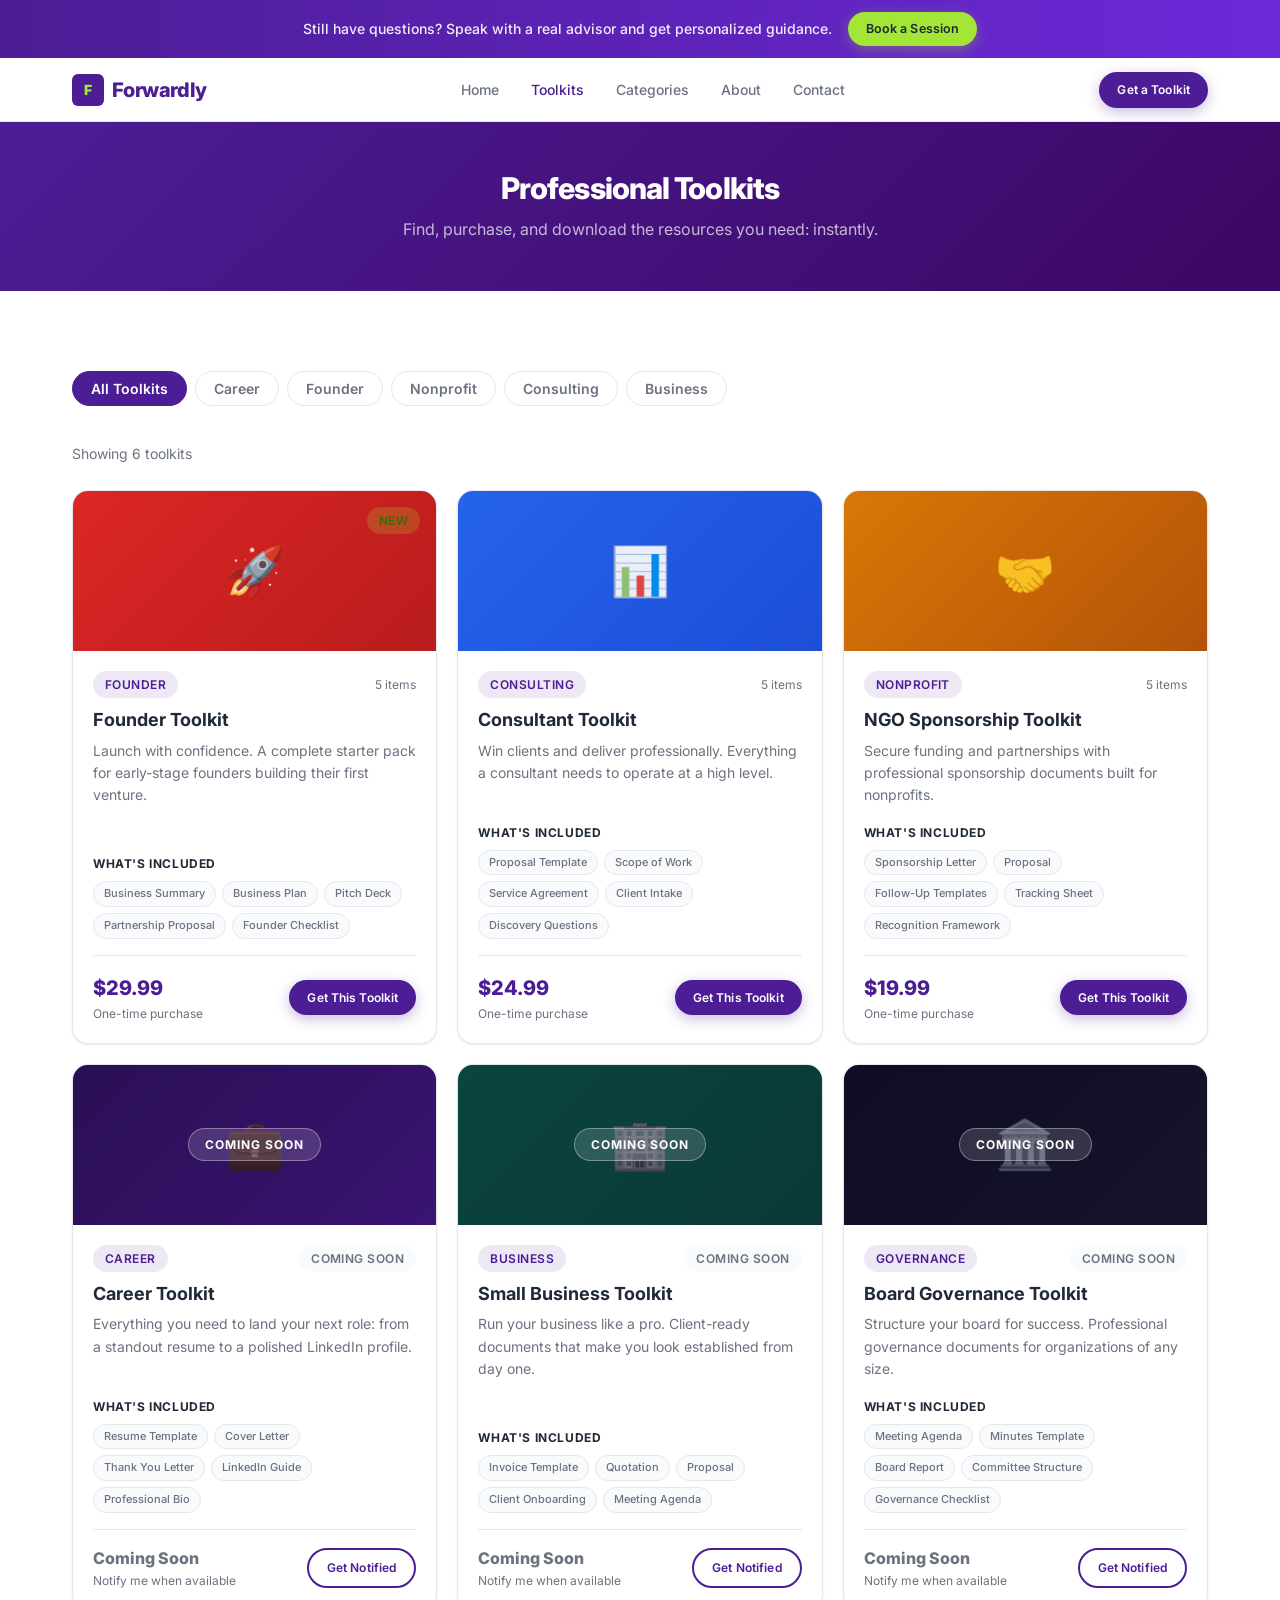
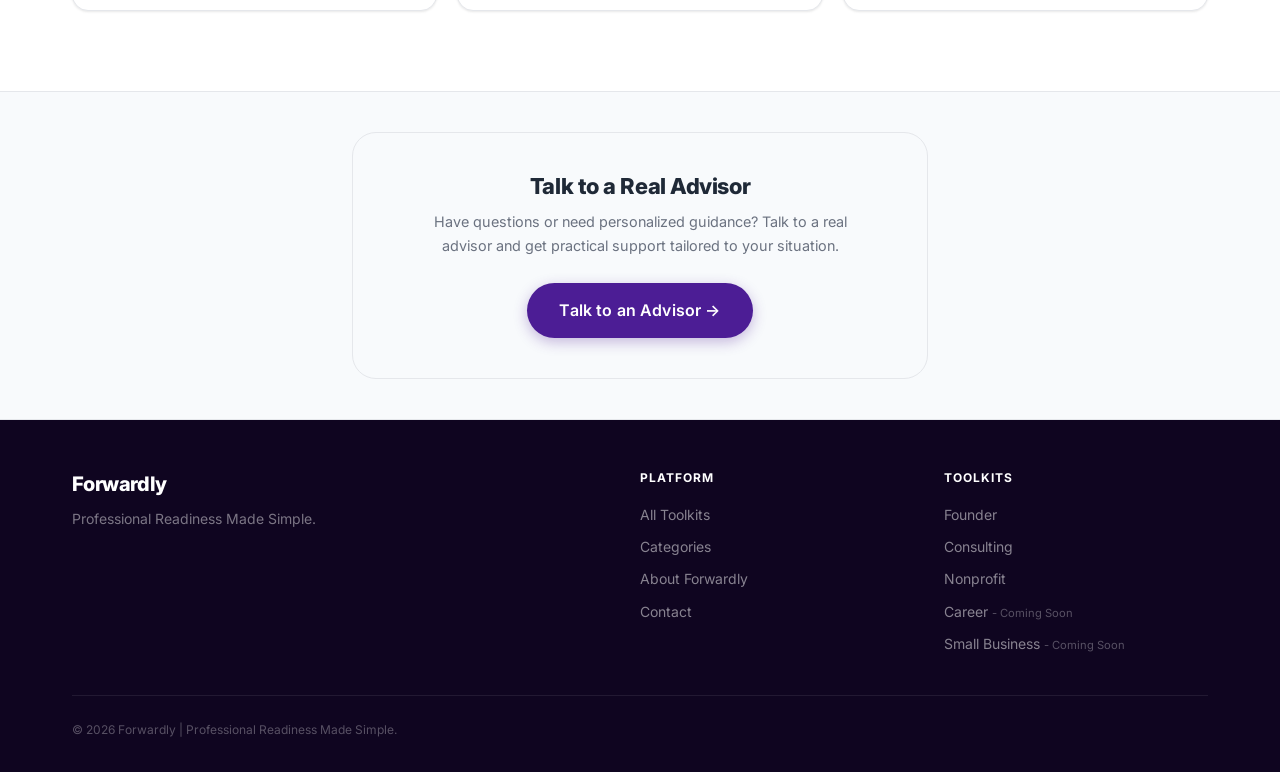
<file: pages/toolkits.html>
<!DOCTYPE html>

<html lang="en">
<head>
<meta charset="utf-8"/>
<meta content="width=device-width, initial-scale=1.0" name="viewport"/>
<title>Toolkits | Forwardly</title>
<meta content="Browse all Forwardly professional toolkits. Practical templates and frameworks for career, business, nonprofit, consulting, and founders. Professional Readiness Made Simple." name="description"/>
<link href="https://fonts.googleapis.com" rel="preconnect"/>
<link crossorigin="" href="https://fonts.gstatic.com" rel="preconnect"/>
<link href="https://fonts.googleapis.com/css2?family=Inter:wght@400;500;600;700;800;900&amp;display=swap" rel="stylesheet"/>
<link href="../css/styles.css" rel="stylesheet"/>
<style>
    .cover-career    { background: linear-gradient(135deg, #4C1D95, #6D28D9); }
    .cover-founder   { background: linear-gradient(135deg, #dc2626, #b91c1c); }
    .cover-ngo       { background: linear-gradient(135deg, #d97706, #b45309); }
    .cover-consultant{ background: linear-gradient(135deg, #2563eb, #1d4ed8); }
    .cover-business  { background: linear-gradient(135deg, #059669, #047857); }
    .cover-board     { background: linear-gradient(135deg, #0f172a, #1e293b); }
    .featured-label  { position: absolute; top: 16px; right: 16px; }

    .coming-soon-overlay {
      position: absolute;
      inset: 0;
      background: rgba(15,5,32,0.55);
      display: flex;
      align-items: center;
      justify-content: center;
    }
    .coming-soon-badge {
      background: rgba(255,255,255,0.15);
      border: 1.5px solid rgba(255,255,255,0.35);
      color: #fff;
      font-size: 0.75rem;
      font-weight: 700;
      letter-spacing: 0.08em;
      text-transform: uppercase;
      padding: 6px 16px;
      border-radius: 999px;
    }
    .toolkit-card.is-coming-soon { opacity: 0.82; }
    .toolkit-card.is-coming-soon .toolkit-card-cover { position: relative; }

    .advisor-block {
      background: var(--color-bg-light);
      border: 1px solid var(--color-border);
      border-radius: var(--radius-xl);
      padding: 40px 28px;
      text-align: center;
    }
    .advisor-block-eyebrow {
      font-size: 0.75rem;
      font-weight: 700;
      color: var(--color-secondary);
      text-transform: uppercase;
      letter-spacing: 0.08em;
      margin-bottom: 12px;
    }
    .advisor-block-title {
      font-size: 1.375rem;
      font-weight: 800;
      color: var(--color-text);
      letter-spacing: -0.02em;
      margin-bottom: 10px;
    }
    .advisor-block-desc {
      font-size: 0.9rem;
      color: var(--color-text-muted);
      max-width: 440px;
      margin: 0 auto 24px;
      line-height: 1.7;
    }

    .site-banner {
      background: linear-gradient(90deg, var(--color-primary), var(--color-secondary));
      padding: 12px 20px;
      text-align: center;
      display: flex;
      align-items: center;
      justify-content: center;
      gap: 16px;
      flex-wrap: wrap;
    }
    .site-banner-text {
      font-size: 0.875rem;
      color: rgba(255,255,255,0.92);
      font-weight: 500;
    }
    .site-banner .btn { padding: 7px 18px; font-size: 0.78rem; }

    @keyframes fadeIn {
      from { opacity: 0; transform: translateY(8px); }
      to   { opacity: 1; transform: translateY(0); }
    }
  </style>
</head>
<body>
<!-- SITE BANNER -->
<div class="site-banner">
<span class="site-banner-text">Still have questions? Speak with a real advisor and get personalized guidance.</span>
<a class="btn btn-accent btn-sm" href="contact.html">Book a Session</a>
</div>
<!-- NAVIGATION -->
<nav class="nav">
<div class="container">
<div class="nav-inner">
<a class="nav-logo" href="../index.html">
<div class="nav-logo-mark">F</div>
        Forwardly
      </a>
<div class="nav-links">
<a class="nav-link" href="../index.html">Home</a>
<a class="nav-link active" href="toolkits.html">Toolkits</a>
<a class="nav-link" href="categories.html">Categories</a>
<a class="nav-link" href="about.html">About</a>
<a class="nav-link" href="contact.html">Contact</a>
</div>
<div class="nav-cta">
<a class="btn btn-primary btn-sm" href="toolkits.html">Get a Toolkit</a>
</div>
<button aria-label="Toggle menu" class="nav-toggle" id="navToggle">
<span></span><span></span><span></span>
</button>
</div>
</div>
</nav>
<div class="nav-mobile" id="navMobile">
<a class="nav-mobile-link" href="../index.html">Home</a>
<a class="nav-mobile-link" href="toolkits.html">Toolkits</a>
<a class="nav-mobile-link" href="categories.html">Categories</a>
<a class="nav-mobile-link" href="about.html">About</a>
<a class="nav-mobile-link" href="contact.html">Contact</a>
<div class="nav-mobile-cta">
<a class="btn btn-primary btn-full btn-lg" href="toolkits.html">Get Instant Access</a>
</div>
</div>
<!-- PAGE HEADER -->
<div class="page-header">
<div class="container">
<h1 class="page-header-title">Professional Toolkits</h1>
<p class="page-header-subtitle">Find, purchase, and download the resources you need: instantly.</p>
</div>
</div>
<!-- FILTER + TOOLKITS -->
<section class="section">
<div class="container">
<div class="filter-bar" style="margin-bottom: 32px;">
<button class="filter-btn active" data-filter="all">All Toolkits</button>
<button class="filter-btn" data-filter="career">Career</button>
<button class="filter-btn" data-filter="founder">Founder</button>
<button class="filter-btn" data-filter="nonprofit">Nonprofit</button>
<button class="filter-btn" data-filter="consulting">Consulting</button>
<button class="filter-btn" data-filter="business">Business</button>
</div>
<p id="toolkitCount" style="font-size: 0.875rem; color: var(--color-text-muted); margin-bottom: 24px;">Showing 6 toolkits</p>
<div class="toolkits-grid" id="toolkitsGrid">
<!-- Founder Toolkit: LIVE -->
<div class="toolkit-card" data-category="founder">
<div class="toolkit-card-cover cover-founder">
<span class="toolkit-card-cover-icon">🚀</span>
<span class="badge badge-accent featured-label">New</span>
</div>
<div class="toolkit-card-body">
<div class="toolkit-card-meta">
<span class="badge badge-primary">Founder</span>
<span style="font-size:0.75rem; color:var(--color-text-muted);">5 items</span>
</div>
<h3 class="toolkit-card-title">Founder Toolkit</h3>
<p class="toolkit-card-desc">Launch with confidence. A complete starter pack for early-stage founders building their first venture.</p>
<div class="toolkit-card-includes">
<div class="toolkit-card-includes-title">What's Included</div>
<div class="toolkit-card-includes-list">
<span class="toolkit-include-tag">Business Summary</span>
<span class="toolkit-include-tag">Business Plan</span>
<span class="toolkit-include-tag">Pitch Deck</span>
<span class="toolkit-include-tag">Partnership Proposal</span>
<span class="toolkit-include-tag">Founder Checklist</span>
</div>
</div>
<div class="toolkit-card-footer">
<div>
<div class="toolkit-price">$29.99</div>
<div class="toolkit-price-sub">One-time purchase</div>
</div>
<a class="btn btn-primary btn-sm" href="toolkit-detail.html?id=founder">Get This Toolkit</a>
</div>
</div>
</div>
<!-- Consultant Toolkit: LIVE -->
<div class="toolkit-card" data-category="consulting">
<div class="toolkit-card-cover cover-consultant">
<span class="toolkit-card-cover-icon">📊</span>
</div>
<div class="toolkit-card-body">
<div class="toolkit-card-meta">
<span class="badge badge-primary">Consulting</span>
<span style="font-size:0.75rem; color:var(--color-text-muted);">5 items</span>
</div>
<h3 class="toolkit-card-title">Consultant Toolkit</h3>
<p class="toolkit-card-desc">Win clients and deliver professionally. Everything a consultant needs to operate at a high level.</p>
<div class="toolkit-card-includes">
<div class="toolkit-card-includes-title">What's Included</div>
<div class="toolkit-card-includes-list">
<span class="toolkit-include-tag">Proposal Template</span>
<span class="toolkit-include-tag">Scope of Work</span>
<span class="toolkit-include-tag">Service Agreement</span>
<span class="toolkit-include-tag">Client Intake</span>
<span class="toolkit-include-tag">Discovery Questions</span>
</div>
</div>
<div class="toolkit-card-footer">
<div>
<div class="toolkit-price">$24.99</div>
<div class="toolkit-price-sub">One-time purchase</div>
</div>
<a class="btn btn-primary btn-sm" href="toolkit-detail.html?id=consultant">Get This Toolkit</a>
</div>
</div>
</div>
<!-- NGO Sponsorship Toolkit: LIVE -->
<div class="toolkit-card" data-category="nonprofit">
<div class="toolkit-card-cover cover-ngo">
<span class="toolkit-card-cover-icon">🤝</span>
</div>
<div class="toolkit-card-body">
<div class="toolkit-card-meta">
<span class="badge badge-primary">Nonprofit</span>
<span style="font-size:0.75rem; color:var(--color-text-muted);">5 items</span>
</div>
<h3 class="toolkit-card-title">NGO Sponsorship Toolkit</h3>
<p class="toolkit-card-desc">Secure funding and partnerships with professional sponsorship documents built for nonprofits.</p>
<div class="toolkit-card-includes">
<div class="toolkit-card-includes-title">What's Included</div>
<div class="toolkit-card-includes-list">
<span class="toolkit-include-tag">Sponsorship Letter</span>
<span class="toolkit-include-tag">Proposal</span>
<span class="toolkit-include-tag">Follow-Up Templates</span>
<span class="toolkit-include-tag">Tracking Sheet</span>
<span class="toolkit-include-tag">Recognition Framework</span>
</div>
</div>
<div class="toolkit-card-footer">
<div>
<div class="toolkit-price">$19.99</div>
<div class="toolkit-price-sub">One-time purchase</div>
</div>
<a class="btn btn-primary btn-sm" href="toolkit-detail.html?id=ngo">Get This Toolkit</a>
</div>
</div>
</div>
<!-- Career Toolkit: COMING SOON -->
<div class="toolkit-card is-coming-soon" data-category="career">
<div class="toolkit-card-cover cover-career">
<span class="toolkit-card-cover-icon">💼</span>
<div class="coming-soon-overlay"><span class="coming-soon-badge">Coming Soon</span></div>
</div>
<div class="toolkit-card-body">
<div class="toolkit-card-meta">
<span class="badge badge-primary">Career</span>
<span class="badge badge-muted">Coming Soon</span>
</div>
<h3 class="toolkit-card-title">Career Toolkit</h3>
<p class="toolkit-card-desc">Everything you need to land your next role: from a standout resume to a polished LinkedIn profile.</p>
<div class="toolkit-card-includes">
<div class="toolkit-card-includes-title">What's Included</div>
<div class="toolkit-card-includes-list">
<span class="toolkit-include-tag">Resume Template</span>
<span class="toolkit-include-tag">Cover Letter</span>
<span class="toolkit-include-tag">Thank You Letter</span>
<span class="toolkit-include-tag">LinkedIn Guide</span>
<span class="toolkit-include-tag">Professional Bio</span>
</div>
</div>
<div class="toolkit-card-footer">
<div>
<div class="toolkit-price" style="color:var(--color-text-muted); font-size:1rem;">Coming Soon</div>
<div class="toolkit-price-sub">Notify me when available</div>
</div>
<a class="btn btn-outline btn-sm" href="contact.html">Get Notified</a>
</div>
</div>
</div>
<!-- Small Business Toolkit: COMING SOON -->
<div class="toolkit-card is-coming-soon" data-category="business">
<div class="toolkit-card-cover cover-business">
<span class="toolkit-card-cover-icon">🏢</span>
<div class="coming-soon-overlay"><span class="coming-soon-badge">Coming Soon</span></div>
</div>
<div class="toolkit-card-body">
<div class="toolkit-card-meta">
<span class="badge badge-primary">Business</span>
<span class="badge badge-muted">Coming Soon</span>
</div>
<h3 class="toolkit-card-title">Small Business Toolkit</h3>
<p class="toolkit-card-desc">Run your business like a pro. Client-ready documents that make you look established from day one.</p>
<div class="toolkit-card-includes">
<div class="toolkit-card-includes-title">What's Included</div>
<div class="toolkit-card-includes-list">
<span class="toolkit-include-tag">Invoice Template</span>
<span class="toolkit-include-tag">Quotation</span>
<span class="toolkit-include-tag">Proposal</span>
<span class="toolkit-include-tag">Client Onboarding</span>
<span class="toolkit-include-tag">Meeting Agenda</span>
</div>
</div>
<div class="toolkit-card-footer">
<div>
<div class="toolkit-price" style="color:var(--color-text-muted); font-size:1rem;">Coming Soon</div>
<div class="toolkit-price-sub">Notify me when available</div>
</div>
<a class="btn btn-outline btn-sm" href="contact.html">Get Notified</a>
</div>
</div>
</div>
<!-- Board Governance Toolkit: COMING SOON -->
<div class="toolkit-card is-coming-soon" data-category="nonprofit">
<div class="toolkit-card-cover cover-board">
<span class="toolkit-card-cover-icon">🏛️</span>
<div class="coming-soon-overlay"><span class="coming-soon-badge">Coming Soon</span></div>
</div>
<div class="toolkit-card-body">
<div class="toolkit-card-meta">
<span class="badge badge-primary">Governance</span>
<span class="badge badge-muted">Coming Soon</span>
</div>
<h3 class="toolkit-card-title">Board Governance Toolkit</h3>
<p class="toolkit-card-desc">Structure your board for success. Professional governance documents for organizations of any size.</p>
<div class="toolkit-card-includes">
<div class="toolkit-card-includes-title">What's Included</div>
<div class="toolkit-card-includes-list">
<span class="toolkit-include-tag">Meeting Agenda</span>
<span class="toolkit-include-tag">Minutes Template</span>
<span class="toolkit-include-tag">Board Report</span>
<span class="toolkit-include-tag">Committee Structure</span>
<span class="toolkit-include-tag">Governance Checklist</span>
</div>
</div>
<div class="toolkit-card-footer">
<div>
<div class="toolkit-price" style="color:var(--color-text-muted); font-size:1rem;">Coming Soon</div>
<div class="toolkit-price-sub">Notify me when available</div>
</div>
<a class="btn btn-outline btn-sm" href="contact.html">Get Notified</a>
</div>
</div>
</div>
</div>
</div>
</section>
<!-- ADVISOR CTA -->
<section class="section-sm" style="background: var(--color-bg-light); border-top: 1px solid var(--color-border); border-bottom: 1px solid var(--color-border);">
<div class="container" style="max-width: 640px;">
<div class="advisor-block">
<h2 class="advisor-block-title">Talk to a Real Advisor</h2>
<p class="advisor-block-desc">Have questions or need personalized guidance? Talk to a real advisor and get practical support tailored to your situation.</p>
<a class="btn btn-primary btn-lg" href="contact.html">Talk to an Advisor →</a>
</div>
</div>
</section>
<!-- FOOTER -->
<footer class="footer">
<div class="container">
<div class="footer-top">
<div>
<div class="footer-brand-name">Forwardly</div>
<div class="footer-brand-tagline">Professional Readiness Made Simple.</div>
</div>
<div>
<div class="footer-col-title">Platform</div>
<div class="footer-links">
<a class="footer-link" href="toolkits.html">All Toolkits</a>
<a class="footer-link" href="categories.html">Categories</a>
<a class="footer-link" href="about.html">About Forwardly</a>
<a class="footer-link" href="contact.html">Contact</a>
</div>
</div>
<div>
<div class="footer-col-title">Toolkits</div>
<div class="footer-links">
<a class="footer-link" href="toolkit-detail.html?id=founder">Founder</a>
<a class="footer-link" href="toolkit-detail.html?id=consultant">Consulting</a>
<a class="footer-link" href="toolkit-detail.html?id=ngo">Nonprofit</a>
<a class="footer-link" href="contact.html">Career <span style="font-size:0.7rem; opacity:0.6;">- Coming Soon</span></a>
<a class="footer-link" href="contact.html">Small Business <span style="font-size:0.7rem; opacity:0.6;">- Coming Soon</span></a>
</div>
</div>
</div>
<div class="footer-bottom">
<div class="footer-copy">© 2026 Forwardly | Professional Readiness Made Simple.</div>
</div>
</div>
</footer>
<script src="../js/main.js"></script>
<script>
  const filterBtns = document.querySelectorAll('.filter-btn');
  const countEl = document.getElementById('toolkitCount');
  filterBtns.forEach(btn => {
    btn.addEventListener('click', () => {
      setTimeout(() => {
        const visible = document.querySelectorAll('.toolkit-card[data-category]:not([style*="display: none"])').length;
        const cat = btn.dataset.filter;
        countEl.textContent = cat === 'all'
          ? `Showing ${visible} toolkits`
          : `Showing ${visible} toolkit${visible !== 1 ? 's' : ''} in ${btn.textContent}`;
      }, 50);
    });
  });
</script>
</body>
</html>
</file>
<file: css/styles.css>
/* ============================================
   NEX - Global Styles
   Mobile-First Professional Readiness Platform
   ============================================ */

/* --- Design Tokens --- */
:root {
  --color-primary: #4C1D95;
  --color-secondary: #6D28D9;
  --color-accent: #A3E635;
  --color-bg: #FFFFFF;
  --color-bg-light: #F8FAFC;
  --color-text: #1F2937;
  --color-text-muted: #6B7280;
  --color-text-light: #9CA3AF;
  --color-border: #E5E7EB;
  --color-white: #FFFFFF;

  --font-sans: 'Inter', -apple-system, BlinkMacSystemFont, 'Segoe UI', sans-serif;
  --font-size-xs: 0.75rem;
  --font-size-sm: 0.875rem;
  --font-size-base: 1rem;
  --font-size-lg: 1.125rem;
  --font-size-xl: 1.25rem;
  --font-size-2xl: 1.5rem;
  --font-size-3xl: 1.875rem;
  --font-size-4xl: 2.25rem;
  --font-size-5xl: 3rem;

  --radius-sm: 6px;
  --radius-md: 10px;
  --radius-lg: 16px;
  --radius-xl: 24px;
  --radius-full: 9999px;

  --shadow-sm: 0 1px 3px rgba(0,0,0,0.06), 0 1px 2px rgba(0,0,0,0.04);
  --shadow-md: 0 4px 12px rgba(0,0,0,0.08);
  --shadow-lg: 0 10px 30px rgba(0,0,0,0.10);
  --shadow-card: 0 2px 8px rgba(76,29,149,0.08);

  --transition: 0.2s ease;
  --max-width: 1200px;
  --nav-height: 64px;
}

/* --- Reset & Base --- */
*, *::before, *::after { box-sizing: border-box; margin: 0; padding: 0; }

html {
  font-size: 16px;
  scroll-behavior: smooth;
  -webkit-text-size-adjust: 100%;
}

body {
  font-family: var(--font-sans);
  color: var(--color-text);
  background: var(--color-bg);
  line-height: 1.6;
  -webkit-font-smoothing: antialiased;
}

img { max-width: 100%; height: auto; display: block; }
a { color: inherit; text-decoration: none; }
ul, ol { list-style: none; }
button { cursor: pointer; border: none; background: none; font-family: inherit; }
input, textarea, select { font-family: inherit; }

/* --- Typography --- */
h1, h2, h3, h4, h5, h6 {
  font-weight: 700;
  line-height: 1.2;
  color: var(--color-text);
}

h1 { font-size: var(--font-size-3xl); }
h2 { font-size: var(--font-size-2xl); }
h3 { font-size: var(--font-size-xl); }
h4 { font-size: var(--font-size-lg); }

p { color: var(--color-text-muted); line-height: 1.7; }

/* --- Layout --- */
.container {
  width: 100%;
  max-width: var(--max-width);
  margin: 0 auto;
  padding: 0 20px;
}

.section {
  padding: 60px 0;
}

.section-sm {
  padding: 40px 0;
}

/* --- Buttons --- */
.btn {
  display: inline-flex;
  align-items: center;
  justify-content: center;
  gap: 8px;
  padding: 12px 24px;
  border-radius: var(--radius-full);
  font-size: var(--font-size-sm);
  font-weight: 600;
  transition: all var(--transition);
  white-space: nowrap;
  letter-spacing: 0.01em;
}

.btn-primary {
  background: var(--color-primary);
  color: var(--color-white);
  box-shadow: 0 4px 14px rgba(76,29,149,0.3);
}
.btn-primary:hover {
  background: var(--color-secondary);
  box-shadow: 0 6px 20px rgba(76,29,149,0.4);
  transform: translateY(-1px);
}

.btn-accent {
  background: var(--color-accent);
  color: var(--color-text);
  box-shadow: 0 4px 14px rgba(163,230,53,0.3);
}
.btn-accent:hover {
  background: #bef264;
  transform: translateY(-1px);
}

.btn-outline {
  background: transparent;
  color: var(--color-primary);
  border: 2px solid var(--color-primary);
}
.btn-outline:hover {
  background: var(--color-primary);
  color: var(--color-white);
}

.btn-ghost {
  background: rgba(255,255,255,0.12);
  color: var(--color-white);
  border: 1px solid rgba(255,255,255,0.25);
}
.btn-ghost:hover {
  background: rgba(255,255,255,0.22);
}

.btn-lg {
  padding: 15px 32px;
  font-size: var(--font-size-base);
}

.btn-sm {
  padding: 8px 18px;
  font-size: var(--font-size-xs);
}

.btn-full { width: 100%; }

/* --- Badge --- */
.badge {
  display: inline-flex;
  align-items: center;
  padding: 4px 12px;
  border-radius: var(--radius-full);
  font-size: var(--font-size-xs);
  font-weight: 600;
  letter-spacing: 0.04em;
  text-transform: uppercase;
}

.badge-primary {
  background: rgba(76,29,149,0.1);
  color: var(--color-primary);
}

.badge-accent {
  background: rgba(163,230,53,0.2);
  color: #3d6b00;
}

.badge-muted {
  background: var(--color-bg-light);
  color: var(--color-text-muted);
}

/* ============================================
   NAVIGATION
   ============================================ */
.nav {
  position: sticky;
  top: 0;
  z-index: 100;
  background: rgba(255,255,255,0.95);
  backdrop-filter: blur(12px);
  -webkit-backdrop-filter: blur(12px);
  border-bottom: 1px solid var(--color-border);
  height: var(--nav-height);
}

.nav-inner {
  display: flex;
  align-items: center;
  justify-content: space-between;
  height: var(--nav-height);
}

.nav-logo {
  display: flex;
  align-items: center;
  gap: 8px;
  font-size: var(--font-size-xl);
  font-weight: 800;
  color: var(--color-primary);
  letter-spacing: -0.03em;
}

.nav-logo-mark {
  width: 32px;
  height: 32px;
  background: var(--color-primary);
  border-radius: var(--radius-sm);
  display: flex;
  align-items: center;
  justify-content: center;
  color: var(--color-accent);
  font-size: var(--font-size-sm);
  font-weight: 900;
  letter-spacing: -0.05em;
}

.nav-links {
  display: none;
  align-items: center;
  gap: 32px;
}

.nav-link {
  font-size: var(--font-size-sm);
  font-weight: 500;
  color: var(--color-text-muted);
  transition: color var(--transition);
}
.nav-link:hover, .nav-link.active {
  color: var(--color-primary);
}

.nav-cta {
  display: none;
}

/* Mobile hamburger */
.nav-toggle {
  display: flex;
  flex-direction: column;
  gap: 5px;
  padding: 8px;
  cursor: pointer;
}
.nav-toggle span {
  display: block;
  width: 22px;
  height: 2px;
  background: var(--color-text);
  border-radius: 2px;
  transition: all var(--transition);
}
.nav-toggle.open span:nth-child(1) { transform: translateY(7px) rotate(45deg); }
.nav-toggle.open span:nth-child(2) { opacity: 0; }
.nav-toggle.open span:nth-child(3) { transform: translateY(-7px) rotate(-45deg); }

/* Mobile menu */
.nav-mobile {
  display: none;
  position: fixed;
  top: var(--nav-height);
  left: 0; right: 0; bottom: 0;
  background: var(--color-bg);
  z-index: 99;
  padding: 32px 24px;
  flex-direction: column;
  gap: 8px;
  overflow-y: auto;
}
.nav-mobile.open { display: flex; }

.nav-mobile-link {
  display: block;
  padding: 14px 0;
  font-size: var(--font-size-lg);
  font-weight: 600;
  color: var(--color-text);
  border-bottom: 1px solid var(--color-border);
  transition: color var(--transition);
}
.nav-mobile-link:hover { color: var(--color-primary); }

.nav-mobile-cta {
  margin-top: 24px;
}

/* ============================================
   HERO
   ============================================ */
.hero {
  background: linear-gradient(135deg, var(--color-primary) 0%, #3b0764 50%, #1e0a3c 100%);
  padding: 72px 0 80px;
  position: relative;
  overflow: hidden;
}

.hero::before {
  content: '';
  position: absolute;
  top: -40%;
  right: -20%;
  width: 600px;
  height: 600px;
  background: radial-gradient(circle, rgba(163,230,53,0.08) 0%, transparent 70%);
  pointer-events: none;
}

.hero::after {
  content: '';
  position: absolute;
  bottom: -30%;
  left: -10%;
  width: 400px;
  height: 400px;
  background: radial-gradient(circle, rgba(109,40,217,0.3) 0%, transparent 70%);
  pointer-events: none;
}

.hero-content {
  position: relative;
  z-index: 1;
  text-align: center;
}

.hero-eyebrow {
  display: inline-flex;
  align-items: center;
  gap: 8px;
  background: rgba(163,230,53,0.15);
  border: 1px solid rgba(163,230,53,0.3);
  color: var(--color-accent);
  padding: 6px 16px;
  border-radius: var(--radius-full);
  font-size: var(--font-size-xs);
  font-weight: 600;
  letter-spacing: 0.06em;
  text-transform: uppercase;
  margin-bottom: 24px;
}

.hero-title {
  font-size: var(--font-size-4xl);
  font-weight: 800;
  color: var(--color-white);
  line-height: 1.1;
  letter-spacing: -0.03em;
  margin-bottom: 20px;
}

.hero-title span {
  color: var(--color-accent);
}

.hero-subtitle {
  font-size: var(--font-size-base);
  color: rgba(255,255,255,0.75);
  max-width: 520px;
  margin: 0 auto 36px;
  line-height: 1.7;
}

.hero-actions {
  display: flex;
  flex-direction: column;
  gap: 12px;
  align-items: center;
}

.hero-stats {
  display: flex;
  justify-content: center;
  gap: 32px;
  margin-top: 56px;
  padding-top: 40px;
  border-top: 1px solid rgba(255,255,255,0.1);
}

.hero-stat {
  text-align: center;
}

.hero-stat-number {
  font-size: var(--font-size-2xl);
  font-weight: 800;
  color: var(--color-accent);
  line-height: 1;
}

.hero-stat-label {
  font-size: var(--font-size-xs);
  color: rgba(255,255,255,0.55);
  margin-top: 4px;
  text-transform: uppercase;
  letter-spacing: 0.05em;
}

/* ============================================
   CATEGORIES
   ============================================ */
.categories-grid {
  display: grid;
  grid-template-columns: repeat(2, 1fr);
  gap: 12px;
}

.category-card {
  background: var(--color-bg-light);
  border: 1px solid var(--color-border);
  border-radius: var(--radius-lg);
  padding: 20px 16px;
  text-align: center;
  transition: all var(--transition);
  cursor: pointer;
  text-decoration: none;
  display: block;
}

.category-card:hover {
  border-color: var(--color-secondary);
  background: rgba(76,29,149,0.04);
  transform: translateY(-2px);
  box-shadow: var(--shadow-card);
}

.category-icon {
  width: 44px;
  height: 44px;
  border-radius: var(--radius-md);
  display: flex;
  align-items: center;
  justify-content: center;
  margin: 0 auto 12px;
  font-size: 20px;
}

.category-name {
  font-size: var(--font-size-sm);
  font-weight: 700;
  color: var(--color-text);
  margin-bottom: 4px;
}

.category-desc {
  font-size: var(--font-size-xs);
  color: var(--color-text-muted);
  line-height: 1.4;
}

/* ============================================
   TOOLKIT CARDS
   ============================================ */
.toolkits-grid {
  display: grid;
  grid-template-columns: 1fr;
  gap: 20px;
}

.toolkit-card {
  background: var(--color-bg);
  border: 1px solid var(--color-border);
  border-radius: var(--radius-lg);
  overflow: hidden;
  transition: all var(--transition);
  box-shadow: var(--shadow-sm);
  display: flex;
  flex-direction: column;
}

.toolkit-card:hover {
  box-shadow: var(--shadow-lg);
  transform: translateY(-3px);
  border-color: rgba(76,29,149,0.2);
}

.toolkit-card-cover {
  height: 160px;
  display: flex;
  align-items: center;
  justify-content: center;
  position: relative;
  overflow: hidden;
}

.toolkit-card-cover-icon {
  font-size: 48px;
  opacity: 0.9;
}

.toolkit-card-body {
  padding: 20px;
  flex: 1;
  display: flex;
  flex-direction: column;
}

.toolkit-card-meta {
  display: flex;
  align-items: center;
  justify-content: space-between;
  margin-bottom: 10px;
}

.toolkit-card-title {
  font-size: var(--font-size-lg);
  font-weight: 700;
  color: var(--color-text);
  margin-bottom: 8px;
  line-height: 1.3;
}

.toolkit-card-desc {
  font-size: var(--font-size-sm);
  color: var(--color-text-muted);
  line-height: 1.6;
  margin-bottom: 16px;
  flex: 1;
}

.toolkit-card-includes {
  margin-bottom: 16px;
}

.toolkit-card-includes-title {
  font-size: var(--font-size-xs);
  font-weight: 700;
  color: var(--color-text);
  text-transform: uppercase;
  letter-spacing: 0.05em;
  margin-bottom: 8px;
}

.toolkit-card-includes-list {
  display: flex;
  flex-wrap: wrap;
  gap: 6px;
}

.toolkit-include-tag {
  background: var(--color-bg-light);
  border: 1px solid var(--color-border);
  color: var(--color-text-muted);
  font-size: 11px;
  font-weight: 500;
  padding: 3px 10px;
  border-radius: var(--radius-full);
}

.toolkit-card-footer {
  display: flex;
  align-items: center;
  justify-content: space-between;
  padding-top: 16px;
  border-top: 1px solid var(--color-border);
}

.toolkit-price {
  font-size: var(--font-size-xl);
  font-weight: 800;
  color: var(--color-primary);
}

.toolkit-price-sub {
  font-size: var(--font-size-xs);
  color: var(--color-text-muted);
  font-weight: 400;
}

/* ============================================
   SECTION HEADERS
   ============================================ */
.section-header {
  text-align: center;
  margin-bottom: 40px;
}

.section-eyebrow {
  display: inline-block;
  font-size: var(--font-size-xs);
  font-weight: 700;
  color: var(--color-secondary);
  text-transform: uppercase;
  letter-spacing: 0.08em;
  margin-bottom: 12px;
}

.section-title {
  font-size: var(--font-size-2xl);
  font-weight: 800;
  color: var(--color-text);
  letter-spacing: -0.02em;
  margin-bottom: 12px;
}

.section-subtitle {
  font-size: var(--font-size-base);
  color: var(--color-text-muted);
  max-width: 520px;
  margin: 0 auto;
}

/* ============================================
   HOW IT WORKS
   ============================================ */
.steps-list {
  display: flex;
  flex-direction: column;
  gap: 0;
}

.step-item {
  display: flex;
  gap: 20px;
  position: relative;
  padding-bottom: 32px;
}

.step-item:last-child { padding-bottom: 0; }

.step-item:not(:last-child)::before {
  content: '';
  position: absolute;
  left: 19px;
  top: 44px;
  bottom: 0;
  width: 2px;
  background: linear-gradient(to bottom, var(--color-secondary), transparent);
}

.step-number {
  width: 40px;
  height: 40px;
  border-radius: var(--radius-full);
  background: var(--color-primary);
  color: var(--color-white);
  display: flex;
  align-items: center;
  justify-content: center;
  font-size: var(--font-size-sm);
  font-weight: 800;
  flex-shrink: 0;
  position: relative;
  z-index: 1;
}

.step-content { padding-top: 8px; }

.step-title {
  font-size: var(--font-size-base);
  font-weight: 700;
  color: var(--color-text);
  margin-bottom: 4px;
}

.step-desc {
  font-size: var(--font-size-sm);
  color: var(--color-text-muted);
}

/* ============================================
   TRUST BAR
   ============================================ */
.trust-bar {
  background: var(--color-bg-light);
  border-top: 1px solid var(--color-border);
  border-bottom: 1px solid var(--color-border);
  padding: 20px 0;
}

.trust-items {
  display: flex;
  flex-wrap: wrap;
  justify-content: center;
  gap: 20px 32px;
}

.trust-item {
  display: flex;
  align-items: center;
  gap: 8px;
  font-size: var(--font-size-sm);
  font-weight: 500;
  color: var(--color-text-muted);
}

.trust-icon {
  color: var(--color-accent);
  font-size: 16px;
}

/* ============================================
   CTA BANNER
   ============================================ */
.cta-banner {
  background: linear-gradient(135deg, var(--color-primary), #3b0764);
  border-radius: var(--radius-xl);
  padding: 48px 32px;
  text-align: center;
  position: relative;
  overflow: hidden;
}

.cta-banner::before {
  content: '';
  position: absolute;
  top: -50%;
  right: -20%;
  width: 300px;
  height: 300px;
  background: radial-gradient(circle, rgba(163,230,53,0.1) 0%, transparent 70%);
}

.cta-banner-title {
  font-size: var(--font-size-2xl);
  font-weight: 800;
  color: var(--color-white);
  margin-bottom: 12px;
  position: relative;
}

.cta-banner-subtitle {
  color: rgba(255,255,255,0.7);
  margin-bottom: 28px;
  position: relative;
}

.cta-banner-actions {
  display: flex;
  flex-direction: column;
  gap: 12px;
  align-items: center;
  position: relative;
}

/* ============================================
   FOOTER
   ============================================ */
.footer {
  background: #0f0520;
  color: rgba(255,255,255,0.6);
  padding: 48px 0 32px;
}

.footer-top {
  display: grid;
  grid-template-columns: 1fr;
  gap: 40px;
  margin-bottom: 40px;
}

.footer-brand-name {
  font-size: var(--font-size-xl);
  font-weight: 800;
  color: var(--color-white);
  letter-spacing: -0.03em;
  margin-bottom: 8px;
}

.footer-brand-tagline {
  font-size: var(--font-size-sm);
  color: rgba(255,255,255,0.45);
  margin-bottom: 20px;
}

.footer-col-title {
  font-size: var(--font-size-xs);
  font-weight: 700;
  color: var(--color-white);
  text-transform: uppercase;
  letter-spacing: 0.08em;
  margin-bottom: 16px;
}

.footer-links {
  display: flex;
  flex-direction: column;
  gap: 10px;
}

.footer-link {
  font-size: var(--font-size-sm);
  color: rgba(255,255,255,0.5);
  transition: color var(--transition);
}
.footer-link:hover { color: var(--color-accent); }

.footer-bottom {
  border-top: 1px solid rgba(255,255,255,0.08);
  padding-top: 24px;
  display: flex;
  flex-direction: column;
  gap: 8px;
  align-items: center;
  text-align: center;
}

.footer-copy {
  font-size: var(--font-size-xs);
  color: rgba(255,255,255,0.3);
}

/* ============================================
   PAGE HEADER (inner pages)
   ============================================ */
.page-header {
  background: linear-gradient(135deg, var(--color-primary) 0%, #3b0764 100%);
  padding: 48px 0;
  text-align: center;
}

.page-header-title {
  font-size: var(--font-size-3xl);
  font-weight: 800;
  color: var(--color-white);
  letter-spacing: -0.03em;
  margin-bottom: 10px;
}

.page-header-subtitle {
  font-size: var(--font-size-base);
  color: rgba(255,255,255,0.7);
}

/* ============================================
   FILTER BAR
   ============================================ */
.filter-bar {
  display: flex;
  gap: 8px;
  overflow-x: auto;
  padding-bottom: 4px;
  scrollbar-width: none;
  -ms-overflow-style: none;
}
.filter-bar::-webkit-scrollbar { display: none; }

.filter-btn {
  padding: 8px 18px;
  border-radius: var(--radius-full);
  font-size: var(--font-size-sm);
  font-weight: 600;
  white-space: nowrap;
  border: 1.5px solid var(--color-border);
  color: var(--color-text-muted);
  background: var(--color-bg);
  transition: all var(--transition);
  cursor: pointer;
}
.filter-btn:hover, .filter-btn.active {
  background: var(--color-primary);
  color: var(--color-white);
  border-color: var(--color-primary);
}

/* ============================================
   TOOLKIT DETAIL PAGE
   ============================================ */
.toolkit-detail-grid {
  display: grid;
  grid-template-columns: 1fr;
  gap: 32px;
}

.toolkit-detail-cover {
  border-radius: var(--radius-xl);
  height: 240px;
  display: flex;
  align-items: center;
  justify-content: center;
  font-size: 80px;
}

.toolkit-detail-includes {
  background: var(--color-bg-light);
  border: 1px solid var(--color-border);
  border-radius: var(--radius-lg);
  padding: 24px;
}

.toolkit-detail-includes-title {
  font-size: var(--font-size-base);
  font-weight: 700;
  color: var(--color-text);
  margin-bottom: 16px;
  display: flex;
  align-items: center;
  gap: 8px;
}

.toolkit-detail-includes-list {
  display: flex;
  flex-direction: column;
  gap: 10px;
}

.toolkit-detail-include-item {
  display: flex;
  align-items: center;
  gap: 12px;
  font-size: var(--font-size-sm);
  color: var(--color-text);
}

.toolkit-detail-include-item::before {
  content: '✓';
  width: 20px;
  height: 20px;
  background: rgba(163,230,53,0.2);
  color: #3d6b00;
  border-radius: var(--radius-full);
  display: flex;
  align-items: center;
  justify-content: center;
  font-size: 11px;
  font-weight: 700;
  flex-shrink: 0;
}

.purchase-box {
  background: var(--color-bg);
  border: 2px solid var(--color-border);
  border-radius: var(--radius-xl);
  padding: 28px;
  position: sticky;
  top: calc(var(--nav-height) + 16px);
}

.purchase-price {
  font-size: var(--font-size-4xl);
  font-weight: 800;
  color: var(--color-primary);
  line-height: 1;
  margin-bottom: 4px;
}

.purchase-price-note {
  font-size: var(--font-size-sm);
  color: var(--color-text-muted);
  margin-bottom: 24px;
}

.purchase-features {
  display: flex;
  flex-direction: column;
  gap: 10px;
  margin-bottom: 24px;
}

.purchase-feature {
  display: flex;
  align-items: center;
  gap: 10px;
  font-size: var(--font-size-sm);
  color: var(--color-text-muted);
}

.purchase-feature-icon {
  color: var(--color-accent);
  font-size: 16px;
}

/* ============================================
   ABOUT PAGE
   ============================================ */
.about-values {
  display: grid;
  grid-template-columns: 1fr;
  gap: 16px;
}

.value-card {
  background: var(--color-bg-light);
  border: 1px solid var(--color-border);
  border-radius: var(--radius-lg);
  padding: 24px;
}

.value-icon {
  font-size: 28px;
  margin-bottom: 12px;
}

.value-title {
  font-size: var(--font-size-base);
  font-weight: 700;
  color: var(--color-text);
  margin-bottom: 6px;
}

.value-desc {
  font-size: var(--font-size-sm);
  color: var(--color-text-muted);
}

/* ============================================
   CONTACT PAGE
   ============================================ */
.contact-form {
  background: var(--color-bg-light);
  border: 1px solid var(--color-border);
  border-radius: var(--radius-xl);
  padding: 32px 24px;
}

.form-group {
  margin-bottom: 20px;
}

.form-label {
  display: block;
  font-size: var(--font-size-sm);
  font-weight: 600;
  color: var(--color-text);
  margin-bottom: 8px;
}

.form-input,
.form-select,
.form-textarea {
  width: 100%;
  padding: 12px 16px;
  border: 1.5px solid var(--color-border);
  border-radius: var(--radius-md);
  font-size: var(--font-size-sm);
  color: var(--color-text);
  background: var(--color-bg);
  transition: border-color var(--transition);
  outline: none;
}

.form-input:focus,
.form-select:focus,
.form-textarea:focus {
  border-color: var(--color-secondary);
  box-shadow: 0 0 0 3px rgba(109,40,217,0.1);
}

.form-textarea {
  resize: vertical;
  min-height: 120px;
}

/* ============================================
   UTILITY CLASSES
   ============================================ */
.text-center { text-align: center; }
.text-muted { color: var(--color-text-muted); }
.text-primary { color: var(--color-primary); }
.text-accent { color: var(--color-accent); }
.font-bold { font-weight: 700; }
.mt-4 { margin-top: 16px; }
.mt-8 { margin-top: 32px; }
.mb-4 { margin-bottom: 16px; }
.mb-8 { margin-bottom: 32px; }
.hidden { display: none !important; }

/* ============================================
   DESKTOP BREAKPOINTS
   ============================================ */
@media (min-width: 640px) {
  h1 { font-size: var(--font-size-4xl); }
  h2 { font-size: var(--font-size-3xl); }

  .hero-title { font-size: var(--font-size-5xl); }
  .hero-actions { flex-direction: row; justify-content: center; }
  .hero-subtitle { font-size: var(--font-size-lg); }

  .categories-grid { grid-template-columns: repeat(3, 1fr); }
  .toolkits-grid { grid-template-columns: repeat(2, 1fr); }

  .cta-banner-actions { flex-direction: row; justify-content: center; }

  .about-values { grid-template-columns: repeat(2, 1fr); }
}

@media (min-width: 768px) {
  .section { padding: 80px 0; }
  .container { padding: 0 32px; }

  .nav-links { display: flex; }
  .nav-cta { display: flex; }
  .nav-toggle { display: none; }

  .footer-top { grid-template-columns: 2fr 1fr 1fr; }
  .footer-bottom { flex-direction: row; justify-content: space-between; text-align: left; }

  .toolkit-detail-grid { grid-template-columns: 1fr 340px; }
  .toolkit-detail-cover { height: 320px; }

  .about-values { grid-template-columns: repeat(3, 1fr); }
}

@media (min-width: 1024px) {
  .toolkits-grid { grid-template-columns: repeat(3, 1fr); }
  .categories-grid { grid-template-columns: repeat(5, 1fr); }
  .hero { padding: 100px 0 110px; }
}
</file>
